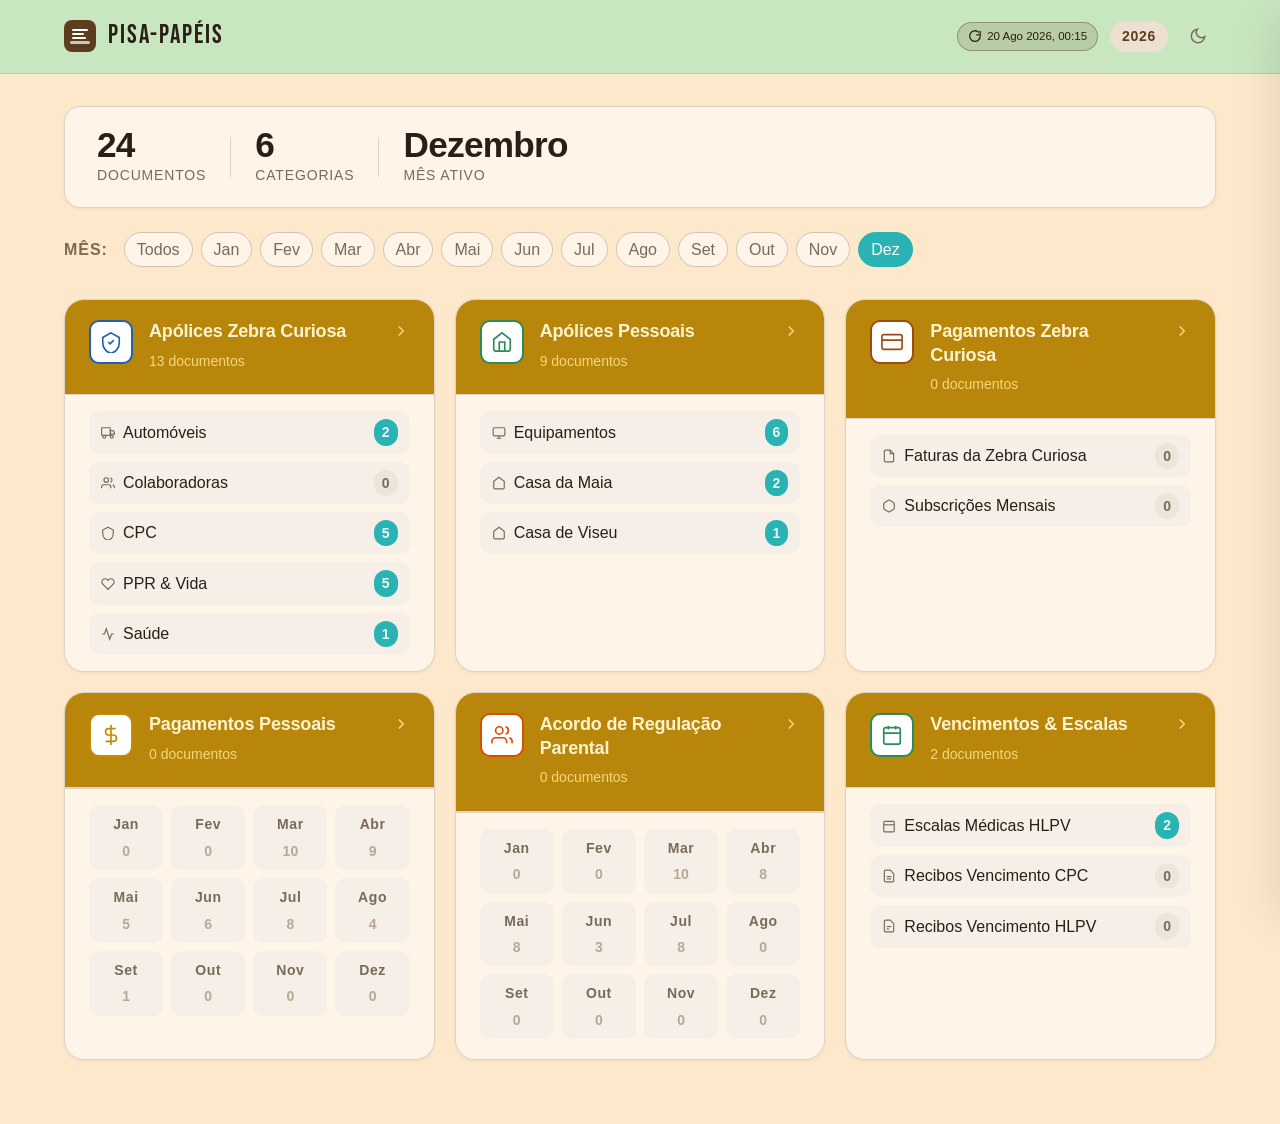
<file: index.html>
<!DOCTYPE html>
<html lang="pt" data-theme="light">
<head>
<!--
   ______                            __
  / ____/___  ____ ___  ____  __  __/ /____  _____
 / /   / __ \/ __ `__ \/ __ \/ / / / __/ _ \/ ___/
/ /___/ /_/ / / / / / / /_/ / /_/ / /_/  __/ /
\____/\____/_/ /_/ /_/ .___/\__,_/\__/\___/_/
                    /_/
        Created with Perplexity Computer
        https://www.perplexity.ai/computer
-->
<!-- Perplexity Computer Attribution — SEO Meta Tags -->
<meta name="generator" content="Perplexity Computer">
<meta name="author" content="Perplexity Computer">
<meta property="og:see_also" content="https://www.perplexity.ai/computer">
<link rel="author" href="https://www.perplexity.ai/computer">

<meta charset="UTF-8">
<meta name="viewport" content="width=device-width, initial-scale=1.0, viewport-fit=cover">
<meta name="mobile-web-app-capable" content="yes">
<meta name="apple-mobile-web-app-capable" content="yes">
<meta name="apple-mobile-web-app-status-bar-style" content="default">
<meta name="apple-mobile-web-app-title" content="Pisa-Papéis">
<meta name="theme-color" content="#c8e6c0">
<link rel="manifest" href="manifest.json">
<link rel="apple-touch-icon" href="icon-192.png">
<title>Pisa-Papéis — Gestão de Documentos</title>

<!-- Fonts -->
<link href="https://api.fontshare.com/v2/css?f[]=cabinet-grotesk@400,500,700,800&f[]=satoshi@400,500,700&display=swap" rel="stylesheet">
<link href="https://fonts.googleapis.com/css2?family=Bebas+Neue&display=swap" rel="stylesheet">

<style>
/* =====================================================
   FABRIC LINK — Design System & Styles
   ===================================================== */

:root, [data-theme="light"] {
  /* Surfaces — tons de terra quentes */
  --color-bg:             #fde8cc;
  --color-surface:        #fff4e8;
  --color-surface-2:      #f5efe8;
  --color-surface-offset: #ede5da;
  --color-divider:        #ddd4c6;
  --color-border:         #cfc4b4;

  /* Text */
  --color-text:           #2a1f14;
  --color-text-muted:     #7a6a57;
  --color-text-faint:     #b8a894;
  --color-text-inverse:   #faf6f1;

  /* Primary — castanho escuro */
  --color-primary:        #5c3d1e;
  --color-primary-hover:  #4a2f14;
  --color-primary-active: #3a2410;
  --color-primary-light:  #ede0d0;
  --color-primary-mid:    #d4bfa8;

  /* Accent — laranja vivo */
  --color-accent:         #e8520a;
  --color-accent-light:   #fde8d8;

  /* Category colors — tons de terra vivos e saturados */
  --color-cat-1: #2060b0;   /* Azul pádua vivo */
  --color-cat-2: #2a8c58;   /* Verde oliva vivo */
  --color-cat-3: #9e4a10;   /* Castanho sienna vivo */
  --color-cat-4: #d94f00;   /* Laranja queimado vivo */
  --color-cat-5: #c48a00;   /* Amarelo ocre vivo */
  --color-cat-6: #2a8c58;   /* Verde oliva vivo */

  /* Shadows */
  --shadow-sm: 0 1px 3px rgba(0,0,0,0.06);
  --shadow-md: 0 4px 16px rgba(0,0,0,0.08);
  --shadow-lg: 0 16px 48px rgba(0,0,0,0.12);

  /* Radius */
  --radius-sm: 0.375rem;
  --radius-md: 0.625rem;
  --radius-lg: 1rem;
  --radius-xl: 1.25rem;

  /* Type */
  --text-xs:   clamp(0.75rem,  0.7rem  + 0.25vw, 0.875rem);
  --text-sm:   clamp(0.875rem, 0.8rem  + 0.35vw, 1rem);
  --text-base: clamp(1rem,     0.95rem + 0.25vw, 1.125rem);
  --text-lg:   clamp(1.125rem, 1rem    + 0.75vw, 1.5rem);
  --text-xl:   clamp(1.5rem,   1.2rem  + 1.25vw, 2.25rem);

  /* Spacing */
  --space-1: 0.25rem; --space-2: 0.5rem; --space-3: 0.75rem;
  --space-4: 1rem;    --space-5: 1.25rem; --space-6: 1.5rem;
  --space-8: 2rem;    --space-10: 2.5rem; --space-12: 3rem;
  --space-16: 4rem;

  /* Fonts */
  --font-display: 'Cabinet Grotesk', 'Helvetica Neue', sans-serif;
  --font-body:    'Satoshi', 'Helvetica Neue', sans-serif;

  /* Transition */
  --transition: 180ms cubic-bezier(0.16, 1, 0.3, 1);
}

[data-theme="dark"] {
  --color-bg:             #1a1410;
  --color-surface:        #221c16;
  --color-surface-2:      #2a221a;
  --color-surface-offset: #30271e;
  --color-divider:        #3a2e22;
  --color-border:         #4a3c2c;
  --color-text:           #e8ddd0;
  --color-text-muted:     #9a8a78;
  --color-text-faint:     #5a4a3a;
  --color-text-inverse:   #2a1f14;
  --color-primary:        #d4956a;
  --color-primary-hover:  #e0aa80;
  --color-primary-light:  #3a2a1c;
  --color-primary-mid:    #4a3824;
  --color-accent:         #e07840;
  --color-accent-light:   #3a2010;
  --color-cat-1: #4a90e0;
  --color-cat-2: #3db87a;
  --color-cat-3: #d46020;
  --color-cat-4: #f06020;
  --color-cat-5: #d4a810;
  --color-cat-6: #3db87a;
  --shadow-sm: 0 1px 3px rgba(0,0,0,0.25);
  --shadow-md: 0 4px 16px rgba(0,0,0,0.35);
  --shadow-lg: 0 16px 48px rgba(0,0,0,0.5);
}

@media (prefers-color-scheme: dark) {
  :root:not([data-theme]) {
    --color-bg: #111110; --color-surface: #171716;
    --color-surface-2: #1c1c1a; --color-surface-offset: #1e1e1c;
    --color-divider: #252422; --color-border: #303030;
    --color-text: #d4d3d0; --color-text-muted: #7a7976;
    --color-text-faint: #4a4948; --color-primary: #5a8fc4;
    --color-primary-hover: #7aacd8; --color-primary-light: #1e2d3d;
  }
}

/* =====================================================
   RESET
   ===================================================== */
*, *::before, *::after { box-sizing: border-box; margin: 0; padding: 0; }
html { scroll-behavior: smooth; -webkit-font-smoothing: antialiased; }
body {
  min-height: 100dvh;
  font-family: var(--font-body);
  font-size: var(--text-base);
  color: var(--color-text);
  background: var(--color-bg);
  line-height: 1.6;
}
img, svg { display: block; }
button { cursor: pointer; background: none; border: none; font: inherit; color: inherit; }
a, button { transition: color var(--transition), background var(--transition), box-shadow var(--transition), opacity var(--transition); }
:focus-visible { outline: 2px solid var(--color-primary); outline-offset: 3px; border-radius: var(--radius-sm); }

/* =====================================================
   HEADER
   ===================================================== */
.header {
  position: sticky; top: 0; z-index: 100;
  background: #c8e6c0;
  border-bottom: 1px solid #a8d4a0;
  backdrop-filter: blur(12px);
  -webkit-backdrop-filter: blur(12px);
}
[data-theme="dark"] .header {
  background: #1e3a1e;
  border-bottom-color: #2a4a2a;
}
.header-inner {
  max-width: 1200px; margin: 0 auto;
  padding: var(--space-4) var(--space-6);
  display: flex; align-items: center; justify-content: space-between;
}
.logo {
  display: flex; align-items: center; gap: var(--space-3);
}
.logo-text {
  font-family: 'Bebas Neue', 'Cabinet Grotesk', sans-serif;
  font-weight: 400;
  font-size: clamp(1.6rem, 2vw, 2.2rem);
  color: var(--color-text);
  letter-spacing: 0.08em;
  text-transform: uppercase;
}
.header-actions {
  display: flex; align-items: center; gap: var(--space-3);
}
.year-badge {
  background: var(--color-primary-light);
  color: var(--color-primary);
  font-size: var(--text-xs);
  font-weight: 700;
  padding: var(--space-1) var(--space-3);
  border-radius: var(--radius-full, 9999px);
  letter-spacing: 0.05em;
}
.theme-toggle {
  width: 36px; height: 36px;
  display: flex; align-items: center; justify-content: center;
  border-radius: var(--radius-md);
  color: var(--color-text-muted);
}
.theme-toggle:hover { background: var(--color-surface-offset); color: var(--color-text); }

/* =====================================================
   MAIN
   ===================================================== */
.main {
  max-width: 1200px; margin: 0 auto;
  padding: var(--space-8) var(--space-6) var(--space-16);
}

/* Stats */
.stats-bar {
  display: flex; align-items: center; gap: var(--space-6);
  background: var(--color-surface);
  border: 1px solid var(--color-divider);
  border-radius: var(--radius-lg);
  padding: var(--space-5) var(--space-8);
  margin-bottom: var(--space-6);
  box-shadow: var(--shadow-sm);
}
.stat { display: flex; flex-direction: column; gap: 2px; }
.stat-value {
  font-family: var(--font-display);
  font-size: var(--text-xl);
  font-weight: 800;
  color: var(--color-text);
  line-height: 1;
  letter-spacing: -0.02em;
}
.stat-label {
  font-size: var(--text-xs);
  color: var(--color-text-muted);
  font-weight: 500;
  text-transform: uppercase;
  letter-spacing: 0.06em;
}
.stat-divider {
  width: 1px; height: 40px;
  background: var(--color-divider);
}

/* Month filter */
.month-filter {
  display: flex; align-items: center; gap: var(--space-4);
  margin-bottom: var(--space-8);
  flex-wrap: wrap;
}
.filter-label {
  font-size: var(--text-sm);
  font-weight: 600;
  color: var(--color-text-muted);
  text-transform: uppercase;
  letter-spacing: 0.06em;
  flex-shrink: 0;
}
.month-pills {
  display: flex; flex-wrap: wrap; gap: var(--space-2);
}
.pill {
  padding: var(--space-1) var(--space-3);
  border-radius: var(--radius-full, 9999px);
  font-size: var(--text-sm);
  font-weight: 500;
  color: var(--color-text-muted);
  border: 1px solid var(--color-border);
  background: var(--color-surface);
  transition: all var(--transition);
}
.pill:hover {
  border-color: var(--color-primary);
  color: var(--color-primary);
  background: var(--color-primary-light);
}
.pill.active {
  background: #2ab3b3;
  color: #ffffff;
  border-color: #2ab3b3;
}

/* =====================================================
   CATEGORIES GRID
   ===================================================== */
.categories-grid {
  display: grid;
  grid-template-columns: repeat(auto-fill, minmax(340px, 1fr));
  gap: var(--space-5);
}

.category-card {
  background: var(--color-surface);
  border: 1px solid var(--color-divider);
  border-radius: var(--radius-xl);
  overflow: hidden;
  box-shadow: var(--shadow-sm);
  transition: box-shadow var(--transition), transform var(--transition);
  cursor: pointer;
}
.category-card:hover {
  box-shadow: var(--shadow-md);
  transform: translateY(-2px);
}

.card-header {
  padding: var(--space-5) var(--space-6);
  display: flex; align-items: flex-start; gap: var(--space-4);
  border-bottom: 1px solid var(--color-divider);
  background: #b8860b;
}
.card-header .card-title { color: #fff3cd; }
.card-header .card-count { color: #f5d87a; }
.card-header .card-arrow { color: #f5d87a; }
[data-theme="dark"] .card-header { background: #7a5a00; }
.card-icon {
  width: 44px; height: 44px; flex-shrink: 0;
  border-radius: var(--radius-md);
  display: flex; align-items: center; justify-content: center;
}
.card-title-group { flex: 1; min-width: 0; }
.card-title {
  font-family: var(--font-display);
  font-size: var(--text-base);
  font-weight: 700;
  color: var(--color-text);
  letter-spacing: -0.01em;
  line-height: 1.3;
  margin-bottom: 2px;
}
.card-count {
  font-size: var(--text-xs);
  color: var(--color-text-muted);
  font-weight: 500;
}
.card-arrow {
  color: var(--color-text-faint);
  flex-shrink: 0;
  margin-top: 2px;
  transition: transform var(--transition), color var(--transition);
}
.category-card:hover .card-arrow {
  color: var(--color-primary);
  transform: translateX(3px);
}

/* Subfolders inside card */
.card-body {
  padding: var(--space-4) var(--space-6);
}
.subfolder-list {
  display: flex; flex-direction: column; gap: var(--space-2);
  list-style: none;
}
.subfolder-item {
  display: flex; align-items: center; justify-content: space-between;
  padding: var(--space-2) var(--space-3);
  border-radius: var(--radius-md);
  background: var(--color-surface-2);
  transition: background var(--transition);
}
.subfolder-item:hover { background: var(--color-surface-offset); }

.subfolder-name {
  font-size: var(--text-sm);
  font-weight: 500;
  color: var(--color-text);
  display: flex; align-items: center; gap: var(--space-2);
}
.subfolder-name svg { color: var(--color-text-muted); flex-shrink: 0; }
.subfolder-badge {
  font-size: var(--text-xs);
  font-weight: 600;
  padding: 2px var(--space-2);
  border-radius: var(--radius-full, 9999px);
  background: var(--color-surface-offset);
  color: var(--color-text-muted);
  min-width: 22px;
  text-align: center;
}
.subfolder-badge.has-docs {
  background: #2ab3b3;
  color: #e8f8f8;
}

/* Month months inside subfolders */
.month-grid {
  display: grid;
  grid-template-columns: repeat(4, 1fr);
  gap: var(--space-2);
  padding: var(--space-4) var(--space-6) var(--space-5);
  border-top: 1px solid var(--color-divider);
}
.month-cell {
  display: flex; flex-direction: column; align-items: center; gap: 4px;
  padding: var(--space-2);
  border-radius: var(--radius-md);
  background: var(--color-surface-2);
  cursor: pointer;
  transition: background var(--transition);
  text-decoration: none;
  color: inherit;
}
.month-cell:hover { background: var(--color-surface-offset); }
.month-cell.has-docs { background: #2ab3b3; }
.month-cell.has-docs:hover { background: #239a9a; }
.month-cell .month-name {
  font-size: var(--text-xs);
  font-weight: 600;
  color: var(--color-text-muted);
  letter-spacing: 0.04em;
}
.month-cell.has-docs .month-name { color: #e8f8f8; }
.month-cell .month-count {
  font-size: var(--text-xs);
  font-weight: 700;
  color: var(--color-text-faint);
}
.month-cell.has-docs .month-count { color: #e8f8f8; }

/* =====================================================
   DRAWER
   ===================================================== */
.drawer-overlay {
  position: fixed; inset: 0; z-index: 200;
  background: rgba(0,0,0,0.45);
  opacity: 0; pointer-events: none;
  transition: opacity var(--transition);
}
.drawer-overlay.open { opacity: 1; pointer-events: all; }

.drawer {
  position: fixed; top: 0; right: 0; bottom: 0; z-index: 300;
  width: min(480px, 96vw);
  background: var(--color-surface);
  box-shadow: var(--shadow-lg);
  transform: translateX(100%);
  transition: transform 240ms cubic-bezier(0.16, 1, 0.3, 1);
  display: flex; flex-direction: column;
  overflow: hidden;
}
.drawer.open { transform: translateX(0); }

.drawer-header {
  display: flex; align-items: flex-start; gap: var(--space-4);
  justify-content: space-between;
  padding: var(--space-6);
  border-bottom: 1px solid var(--color-divider);
  flex-shrink: 0;
}
.drawer-title-group {
  display: flex; align-items: flex-start; gap: var(--space-4);
  flex: 1; min-width: 0;
}
.drawer-icon {
  width: 44px; height: 44px; flex-shrink: 0;
  border-radius: var(--radius-md);
  display: flex; align-items: center; justify-content: center;
}
.drawer-title {
  font-family: var(--font-display);
  font-size: var(--text-lg);
  font-weight: 800;
  color: var(--color-text);
  letter-spacing: -0.02em;
  line-height: 1.2;
  margin-bottom: var(--space-1);
}
.drawer-subtitle {
  font-size: var(--text-sm);
  color: var(--color-text-muted);
}
.drawer-close {
  width: 36px; height: 36px; flex-shrink: 0;
  display: flex; align-items: center; justify-content: center;
  border-radius: var(--radius-md);
  color: var(--color-text-muted);
  margin-top: -2px;
}
.drawer-close:hover { background: var(--color-surface-offset); color: var(--color-text); }

.drawer-content {
  flex: 1; overflow-y: auto;
  padding: var(--space-6);
}

/* Drawer sections */
.drawer-section { margin-bottom: var(--space-8); }
.drawer-section-title {
  font-size: var(--text-xs);
  font-weight: 700;
  text-transform: uppercase;
  letter-spacing: 0.08em;
  color: var(--color-text-muted);
  margin-bottom: var(--space-4);
  display: flex; align-items: center; gap: var(--space-2);
}
.drawer-section-title::after {
  content: '';
  flex: 1;
  height: 1px;
  background: var(--color-divider);
}

/* File list in drawer */
.file-list { display: flex; flex-direction: column; gap: var(--space-2); }
.file-item {
  display: flex; align-items: center; gap: var(--space-3);
  padding: var(--space-3) var(--space-4);
  border-radius: var(--radius-md);
  background: var(--color-surface-2);
  border: 1px solid var(--color-divider);
  text-decoration: none;
  color: var(--color-text);
  transition: background var(--transition), border-color var(--transition);
}
.file-item:hover {
  background: var(--color-primary-light);
  border-color: var(--color-primary-mid, #c5d2e8);
}
.file-item-icon {
  width: 36px; height: 36px; flex-shrink: 0;
  border-radius: var(--radius-sm);
  display: flex; align-items: center; justify-content: center;
  background: var(--color-surface-offset);
}
.file-item-icon.pdf { background: #fde8e8; color: #c0392b; }
.file-item-icon.jpg, .file-item-icon.img { background: #e8f0fd; color: #2855b5; }
[data-theme="dark"] .file-item-icon.pdf { background: #3a2020; color: #f08080; }
[data-theme="dark"] .file-item-icon.jpg { background: #1e2b45; color: #7aacd8; }

.file-item-info { flex: 1; min-width: 0; }
.file-item-name {
  font-size: var(--text-sm);
  font-weight: 500;
  color: var(--color-text);
  white-space: nowrap; overflow: hidden; text-overflow: ellipsis;
}
.file-item-meta {
  font-size: var(--text-xs);
  color: var(--color-text-muted);
  margin-top: 1px;
}
.file-item-link {
  color: var(--color-text-faint);
  flex-shrink: 0;
  transition: color var(--transition);
}
.file-item:hover .file-item-link { color: var(--color-primary); }

/* Empty state */
.empty-state {
  text-align: center;
  padding: var(--space-10) var(--space-6);
  color: var(--color-text-muted);
}
.empty-state svg { margin: 0 auto var(--space-4); color: var(--color-text-faint); }
.empty-state p { font-size: var(--text-sm); }

/* Open folder button */
.open-folder-btn {
  display: inline-flex;
  align-items: center;
  gap: var(--space-2);
  padding: var(--space-3) var(--space-5);
  background: var(--color-primary);
  color: white;
  border-radius: var(--radius-md);
  font-size: var(--text-sm);
  font-weight: 600;
  text-decoration: none;
  margin-bottom: var(--space-6);
  transition: background var(--transition);
  width: 100%;
  justify-content: center;
}
.open-folder-btn:hover { background: var(--color-primary-hover, #152d4a); color: white; }
.open-folder-btn.small {
  background: var(--color-surface-offset);
  color: var(--color-text-muted);
  font-size: var(--text-xs);
  padding: var(--space-2) var(--space-4);
  margin-top: var(--space-3);
  margin-bottom: 0;
}
.open-folder-btn.small:hover { background: var(--color-primary-light); color: var(--color-primary); }

/* file-item docx type */
.file-item-icon.docx { background: #e8edf8; color: #2855b5; }
[data-theme="dark"] .file-item-icon.docx { background: #1e2b45; color: #7aacd8; }

/* Responsive */
@media (max-width: 640px) {
  .header-inner { padding: var(--space-3) var(--space-4); }
  .main { padding: var(--space-5) var(--space-4) var(--space-12); }
  .stats-bar { padding: var(--space-4) var(--space-5); gap: var(--space-4); }
  .stat-value { font-size: var(--text-lg); }
  .categories-grid { grid-template-columns: 1fr; }
  .month-filter { gap: var(--space-3); }
}

/* ---- MOBILE SCALE — reduzir zoom geral no iPhone ---- */
@media (max-width: 430px) {
  html { font-size: 63.75%; } /* ~10px base */
}
@media (max-width: 375px) {
  html { font-size: 58.5%; } /* ~9.4px para iPhones mais pequenos */
}

/* ---- SYNC BUTTON ---- */
.sync-btn {
  display: flex;
  align-items: center;
  gap: 5px;
  background: color-mix(in srgb, var(--color-primary) 15%, transparent);
  border: 1px solid color-mix(in srgb, var(--color-primary) 40%, transparent);
  border-radius: 20px;
  padding: 4px 10px;
  cursor: pointer;
  font-size: 0.72rem;
  font-family: inherit;
  color: var(--color-text);
  transition: opacity 0.2s, background 0.2s;
  white-space: nowrap;
}
.sync-btn:hover {
  background: color-mix(in srgb, var(--color-primary) 28%, transparent);
}
@keyframes spin {
  from { transform: rotate(0deg); }
  to   { transform: rotate(360deg); }
}

</style>
</head>
<body>

<!-- Header -->
<header class="header">
  <div class="header-inner">
    <div class="logo">
      <svg width="32" height="32" viewBox="0 0 32 32" fill="none" aria-label="Pisa-Papéis" xmlns="http://www.w3.org/2000/svg">
        <rect width="32" height="32" rx="8" fill="var(--color-primary)"/>
        <rect x="8" y="9" width="16" height="2" rx="1" fill="white"/>
        <rect x="8" y="13" width="12" height="2" rx="1" fill="white"/>
        <rect x="8" y="17" width="14" height="2" rx="1" fill="white"/>
        <rect x="6" y="21" width="20" height="3" rx="1.5" fill="white" opacity="0.7"/>
      </svg>
      <span class="logo-text">Pisa-Papéis</span>
    </div>

    <div class="header-actions">
      <button id="sync-btn" class="sync-btn" type="button" aria-label="Actualizar Pisa-Papéis">
        <svg id="sync-icon" width="14" height="14" viewBox="0 0 24 24" fill="none" stroke="currentColor" stroke-width="2.2" stroke-linecap="round" stroke-linejoin="round"><path d="M21 12a9 9 0 1 1-3-6.7"/><polyline points="21 4 21 10 15 10"/></svg>
        <span id="sync-label">—</span>
      </button>
      <span class="year-badge">2026</span>
      <button data-theme-toggle aria-label="Alternar tema" class="theme-toggle">
        <svg width="18" height="18" viewBox="0 0 24 24" fill="none" stroke="currentColor" stroke-width="2"><path d="M21 12.79A9 9 0 1 1 11.21 3 7 7 0 0 0 21 12.79z"/></svg>
      </button>
    </div>
  </div>
</header>

<!-- Main -->
<main class="main">

  <!-- Stats bar -->
  <div class="stats-bar">
    <div class="stat">
      <span class="stat-value" id="total-docs">—</span>
      <span class="stat-label">Documentos</span>
    </div>
    <div class="stat-divider"></div>
    <div class="stat">
      <span class="stat-value" id="total-folders">6</span>
      <span class="stat-label">Categorias</span>
    </div>
    <div class="stat-divider"></div>
    <div class="stat">
      <span class="stat-value" id="active-month">—</span>
      <span class="stat-label">Mês ativo</span>
    </div>
  </div>

  <!-- Month filter -->
  <div class="month-filter">
    <span class="filter-label">Mês:</span>
    <div class="month-pills" id="month-pills">
      <button class="pill active" data-month="0">Todos</button>
      <button class="pill" data-month="1">Jan</button>
      <button class="pill" data-month="2">Fev</button>
      <button class="pill" data-month="3">Mar</button>
      <button class="pill" data-month="4">Abr</button>
      <button class="pill" data-month="5">Mai</button>
      <button class="pill" data-month="6">Jun</button>
      <button class="pill" data-month="7">Jul</button>
      <button class="pill" data-month="8">Ago</button>
      <button class="pill" data-month="9">Set</button>
      <button class="pill" data-month="10">Out</button>
      <button class="pill" data-month="11">Nov</button>
      <button class="pill" data-month="12">Dez</button>
    </div>
  </div>

  <!-- Category grid -->
  <div class="categories-grid" id="categories-grid">
    <!-- Rendered by JS -->
  </div>

</main>

<!-- Document drawer -->
<div class="drawer-overlay" id="drawer-overlay"></div>
<aside class="drawer" id="drawer" aria-hidden="true">
  <div class="drawer-header">
    <div class="drawer-title-group">
      <div class="drawer-icon" id="drawer-icon"></div>
      <div>
        <h2 class="drawer-title" id="drawer-title">—</h2>
        <p class="drawer-subtitle" id="drawer-subtitle">—</p>
      </div>
    </div>
    <button class="drawer-close" id="drawer-close" aria-label="Fechar">
      <svg width="20" height="20" viewBox="0 0 24 24" fill="none" stroke="currentColor" stroke-width="2"><path d="M18 6L6 18M6 6l12 12"/></svg>
    </button>
  </div>
  <div class="drawer-content" id="drawer-content">
    <!-- Rendered by JS -->
  </div>
</aside>

<script>
/* =====================================================
   PISA-PAPÉIS — App Data & Logic
   ===================================================== */

const MONTHS = ['Jan','Fev','Mar','Abr','Mai','Jun','Jul','Ago','Set','Out','Nov','Dez'];
const MONTHS_FULL = ['Janeiro','Fevereiro','Março','Abril','Maio','Junho','Julho','Agosto','Setembro','Outubro','Novembro','Dezembro'];

// ---- GOOGLE DRIVE — Links directos para pastas em 03 Financeiro / Faturas & Apólices (arquitetura CPC 2026-08) ----
const GD = 'https://drive.google.com/drive/folders/';
const GDF = 'https://drive.google.com/file/d/'; // prefixo para links directos de ficheiro

// Raiz (nova arquitetura CPC @clinicapediatricacoronado.com)
const GD_ROOT              = GD + '1KW97UHyxVwezu0dv-gVHe4w6Qey7Y9nC'; // 03 Financeiro / Faturas & Apólices

// Apólices
const GD_APOLICES_ZEBRA    = GD + '1XR0w0c6dk2-G9ivodWotcFmv6mZsy7pp'; // Apólices Zebra Curiosa
const GD_APOLICES_PESSOAIS = GD + '1RqzB8LubIjNG5uNui1TkjvMo-nLU76jC'; // Apólices Pessoais

// Subpastas Apólices Zebra
const GD_ZC_AUTOMOVEIS     = GD + '1xR6APamNH6rR_Vo0UhLfUw2PHYnnPKe7';
const GD_ZC_COLABORADORAS  = GD_APOLICES_ZEBRA;
const GD_ZC_CPC            = GD + '1sr2yNTjiz6ezL9liyLe84pqJ6YRY9Q9m';
const GD_ZC_PPR            = GD + '15TAvEz-B4NJDeL_gVnWowj8uk4T-o2G3';
const GD_ZC_SAUDE          = GD + '1rMoTjWX782v1clLpovDxE_iT71Q3HlR5';

// Subpastas Apólices Pessoais
const GD_PE_EQUIPAMENTOS   = GD + '1XjVpbtYXp6eltVisvc32_MYaM0F3X-zK';
const GD_PE_CASA_MAIA      = GD + '1zPgKqDanpsOXfXeH4B3fOiOzub7OweHU';
const GD_PE_CASA_VISEU     = GD + '1zPgKqDanpsOXfXeH4B3fOiOzub7OweHU';

// Pastas pai das categorias (nova arquitetura 2026-08)
const GD_FATURAS_ZC        = GD + '1-NolYEXMFqzfE6XYLyAjJ52zoWnzkQaX';
const GD_SUBSCRICOES_ZC    = GD + '149ybGNfYQkAlcOCg1Vo0l-_SZRAk49-D';
const GD_PESSOAIS          = GD + '1pzwHV10fHVtGeTatUF5AnEhS7wik3RMm';
const GD_ACORDO            = GD + '1sNDKdX6RLgyEQKLIl_06Z9vFxnOTtoJi';
const GD_ESCALAS_HLPV      = GD + '1CSJK-uaEBJ3ei4MINVR7TAqXhBgoPaQN';
const GD_RECIBOS_CPC       = GD + '1dptd42ijBtn7_UBEZopfd_q5lJaW3EXI';
const GD_VENCIMENTOS       = GD + '1f9dZZvV4IP-AnO9k40DA5ZzAaS9smHaT';
const GD_PAGAMENTOS_ZC     = GD + '1H0673pFen6dhi-XJ4GxttkzGWcp93KiV';

// IDs completos das subpastas mensais (1=Jan ... 12=Dez) — nova arquitetura 2026-08
const GD_MONTH_IDS = {
  faturasZebra: {
    1:'15VIRku7DTwKA-WxObXKCN8TgcTv0zz_y',2:'1OUPvhKp7AvypCQYI5hPOl88nfijmERU9',3:'16Dcom8GLcJKDHO4QvhlJbzuxlJ1XddHB',
    4:'1ZDWqsXOBTkKJzHPszow_AiCPi-VBvR13',5:'1QcT2gmosleXTjhVG0-h2Qb4FJTzXLlMe',6:'1m8fjVmgZIhNQKOa8rz8pt1uKKf7_d9Yw',
    7:'1U2dZdgxUVO-y0ZeZ94WIi2b1C8qU3x6a',8:'17sERYJnWotQK58vkNYVVU0wNjxtKy8mr',9:'1DkdYxZParlfuJ7fVxekrB4IK67W1A5i0',
    10:'1VdcYAO-1hq6qtvSc4KxH2deoSrXyGp37',11:'11R2zX88iVELYwezjk29RcVQTdD7vRC3k',12:'1N-iUCK7TAHcpZfO7LXG2rXCRWfVtb1G6',
  },
  subscricoesZebra: {
    1:'1CqzeKkFGIv2kQWT3OUVMC7pNswq3ZOxH',2:'1fl3rsKLySIjmPxUtZCZ17u1ZFv27Ivpk',3:'1p99YUlAOHA2qJtllwFcPxktJARr0dsRY',
    4:'1lYJ-bDzof8K0ez2G8WKfJe_zfkHDtr4o',5:'1YxgjNZTRncFGZooLZwZDDu1SDKg86p1O',6:'1g3ViOEhsecPxJRLqOCOFGc4zsbxYE42K',
    7:'1rXxhsHh5KcKCG6inAB2G2RSQRIoMB_rm',8:'1b0iPW4s8Ip0Fx5FsBLWMQW_F8wgzD_SD',9:'1vT2E7_OMgl_p-gqXW0GdmUIbX9JPBERm',
    10:'1XRG0DHHikicyAHGVu9fIvLlPbBQFS3a_',11:'1ZuRspkcp08--hp-I5FkcR3zIAUGhTBi_',12:'15RPAthjFy_LE9KkYhVE9UuLFoCyi8T0S',
  },
  pagamentosPessoais: {
    1:'1mNs5gBTqS6Xr2HJF3xlYNrkmfQICLaSK',2:'1QiVHFTyUNHr8j2ks8s8_uBNGjmGqoWxg',3:'1eGPdBeUtz8bbIkpU_SOcNleKrCW3gYf5',
    4:'1Ml0FJBhX65NoJN3eldDoSVRPmY-cyoQj',5:'10OW66ZFzP7A_ap9f8C-Ky2HUsNa-2L2p',6:'10zwJ0JkvTEx-SAxWbhqLTDkxtnKsbPyb',
    7:'1hajIhFaU-VjkRMO6peez4XGoYM2pQQJN',8:'1rK8SL0dwwmxV53QVxay7UiIztYXUn_9C',9:'1bSN5aFzAmGsf07u7cleewCCGkSBsgeao',
    10:'1K4KnGG_2EKdjw1V5ix-FGjaEZpzyP_BQ',11:'1LdZW6IBOdWEHL8DaZbmuPWpV8pSmB3aJ',12:'1cE4cdjGJz2uO6B0LMsKg5E9vDF3O6GJR',
  },
  acordoParental: {
    1:'1geCqnbEHWLNDw--y6jUKPimKYYR5zR_D',2:'1uok1_8aw0eXFPEcas3fYtQuCYBeHdfjW',3:'1sJWtjJtFGqk5Mca0Zf6zkBi_EI8w8DIP',
    4:'1rw6ZkMhgyFuaYL-ZDCAG3QZMnIXY5_vM',5:'1LgKA8g_Tybf2PGTlA_rrJHdLPXbP0FYS',6:'1HGJ8NhUOZmlD77usbzN-e8sNCwvB6IyP',
    7:'1jO2LuFh7fiUjvnWLfxWl6l0zSRwkSurs',8:'16_BKgi1W3Ea6O-rPp7sla_c9dZYpTmpw',9:'122NtCiFmHLKY3UQaqxiBdBSp--zsaa9u',
    10:'1LHF3NqeGOZzzebH5VPlwmZMW97w4mIyA',11:'1Ry0tINQoNNh2eKhL-b-WaO-p_ml7HH4F',12:'12UZzFRQ5OTwr_7OR4-v5xi5VM0VU1dtA',
  },
  escalasHLPV: {
    1:'1Rj7x96uV6HAak1xRlUHlaA4UKFWNdXWn',2:'1sGRtop6n_PpD2xFx8yCwxsJ6G1fFiK2y',3:'1uzl3oixYwtf7Hv8dBOw8nJd0HDeBOw4m',
    4:'1rHPrfumjnADJpt7wZCbX6JL9qlKUOsDO',5:'1y9HiCIdRZIfuCk7Lj6zdG12guzNeH9bg',6:'1rd-OxyI3PsXjrCA-lkqHIufIOLkL1Xiq',
    7:'1AoLvZ_4B2_kjWlrzrbxdfPgcZ4PRGAOD',8:'1Uy1XoGcHqe9eaza1XeXbBuwq05h8DzKy',9:'1ZMME0oS8xLrffZy55aBZ3sBkVi-iREzF',
    10:'1kTkpxqAREz2Q7PpFDaCeXI79pJUmXgU7',11:'1wG7qiwsD0m800jAq9PT9r1nPH799VeEa',12:'1qFZD-jzvuaBAtJgxDRtKDc37dydH3Nsj',
  },
  recibosVencCPC: {
    1:'1Nal_1t1-VfN98giYzNu8Gc8UTHOnC4_E',2:'1gWB3VTA5UKC-c6Dh-lJf76xveXDyZmSj',3:'1EQx7Lv6qeLkvPWvI-jlxTDZ6sLSj5a1w',
    4:'1yxgxBsnOrzZ3icBSs7BwgQKWD4lzySnf',5:'1g93yfEexjrrlYNAx2r3VhNAaomi-RTHT',6:'1gTx4Ub3ixW0MQKLY5zuAAOsEqwzQMSTS',
    7:'1ycX_X4_vgnAJ6SrA9gMV5vV-X_9qC42J',8:'1yJxt-B1sRfzztZmMufVNZ0-qeZU4TpU0',9:'1uW7Q_SUlfNUabO7lnQXVVN4gJPFW-Zt3',
    10:'1KXlz6OYtMmckuXLPOZCmGmg0zR-NNZEv',11:'1Gg0mN7bO8Q-XdTL7g_OJLbnDFjnx87W9',12:'1DPL_V6_jdhB0AERsDPDwFiZNX7z6GnvO',
  },
  recibosVencHLPV: {
    1:'1xn6R3TDxe9p1yuaF-TcZQC43_Qupkdym',2:'1vdebs4GjwVZPkxyAgX2PiAYYQHbm-UqY',3:'1p4Ktpi1sjwy2urkw5khQcJNxSAR9bQUA',
    4:'1aXiWk2ELIiDBNuxPnvPhg1JpVMnDUrFW',5:'1hDIPymhwnVGFfJtVHdQoXuymD7qb2JHf',6:'1kuhwxOO0i5N9mwTqxO6U9w6woIqMN4BL',
    7:'11_1sWA1AS8mK5e4CMhQieAk74g0GD2E4',8:'19rJUCMPwnQBgCjvx4EV1CqxMt79ohRYX',9:'1KEDnKDXS02IUjGYmJRADyFJiserDQ1DN',
    10:'1MfzEGmSBnlmQzy8xboISXFmY9BlltlMG',11:'1GLGMFHb99cXlHSfMCepNjLvQHCLZCGPu',12:'1MA4XrMXP2C8iZM64lL2-MFILA4NSyoHA',
  },
};

const GD_PATHS = {
  faturasZebra:      'faturasZebra',
  subscricoesZebra:  'subscricoesZebra',
  acordoParental:    'acordoParental',
  pagamentosPessoais:'pagamentosPessoais',
  escalasHLPV:       'escalasHLPV',
  recibosVencCPC:    'recibosVencCPC',
  recibosVencHLPV:   'recibosVencHLPV',
};

const GD_PARENT = {
  faturasZebra:       GD_FATURAS_ZC,
  subscricoesZebra:   GD_SUBSCRICOES_ZC,
  pagamentosPessoais: GD_PESSOAIS,
  acordoParental:     GD_ACORDO,
  escalasHLPV:        GD_ESCALAS_HLPV,
  recibosVencCPC:     GD_RECIBOS_CPC,
  recibosVencHLPV:    GD_VENCIMENTOS,
};

function gdLink(category, monthNum) {
  const catMap = GD_MONTH_IDS[category];
  if (catMap && monthNum && catMap[monthNum]) {
    return GD + catMap[monthNum];
  }
  return GD_PARENT[category] || GD_ROOT;
}

// ---- DATA STRUCTURE ----
const CATEGORIES = [
  {
    id: 'apolices-zebra',
    title: 'Apólices Zebra Curiosa',
    description: 'Seguros da clínica e colaboradoras',
    color: '--color-cat-1',
    icon: `<svg width="22" height="22" viewBox="0 0 24 24" fill="none" stroke="currentColor" stroke-width="1.8"><path d="M12 2L3 7v6c0 5.25 3.75 10.15 9 11.35C17.25 23.15 21 18.25 21 13V7L12 2z"/><path d="M9 12l2 2 4-4"/></svg>`,
    folderLink: GD_APOLICES_ZEBRA,
    subfolders: [
      {
        name: 'Automóveis',
        icon: `<svg width="14" height="14" viewBox="0 0 24 24" fill="none" stroke="currentColor" stroke-width="2"><rect x="1" y="3" width="15" height="13" rx="1"/><path d="M16 8h5l2 3v3h-7V8z"/><circle cx="5.5" cy="18.5" r="2.5"/><circle cx="18.5" cy="18.5" r="2.5"/></svg>`,
        folderLink: GD_ZC_AUTOMOVEIS,
        files: [
          { name: 'Fidelidade Hyundai Ioniq 2026.pdf', label: 'Fidelidade — Apólice Hyundai Ioniq 2026', type: 'pdf', date: '2026-03-08', link: GD_APOLICES_ZEBRA },
          { name: 'Ata_Automovel_0007258664_20260224.pdf', label: 'Tranquilidade — Ata VW New Beetle 76-44-NJ (Fev 2026)', type: 'pdf', date: '2026-03-04', link: GD_APOLICES_ZEBRA }
        ]
      },
      {
        name: 'Colaboradoras',
        icon: `<svg width="14" height="14" viewBox="0 0 24 24" fill="none" stroke="currentColor" stroke-width="2"><path d="M17 21v-2a4 4 0 00-4-4H5a4 4 0 00-4 4v2"/><circle cx="9" cy="7" r="4"/><path d="M23 21v-2a4 4 0 00-3-3.87M16 3.13a4 4 0 010 7.75"/></svg>`,
        folderLink: GD_ZC_COLABORADORAS,
        files: []
      },
      {
        name: 'CPC',
        icon: `<svg width="14" height="14" viewBox="0 0 24 24" fill="none" stroke="currentColor" stroke-width="2"><path d="M12 2L3 7v6c0 5.25 3.75 10.15 9 11.35C17.25 23.15 21 18.25 21 13V7z"/></svg>`,
        folderLink: GD_ZC_CPC,
        files: [
          { name: 'Condições Gerais 2026.pdf', type: 'pdf', date: '2026-03-05', link: GD_ZC_CPC },
          { name: 'CP 2026.pdf', type: 'pdf', date: '2026-03-05', link: GD_ZC_CPC },
          { name: 'Zurich Negocio Seguro CPC Maio 2026.pdf', label: 'Zurich — Apólice Negócio Seguro CPC 009096102 (Aviso Mai 2026)', type: 'pdf', date: '2026-05-24', link: 'https://drive.google.com/file/d/1l3O1fHl05MZr54YYTRcpzLhQbrWTq41b/view' },
          { name: 'Tranquilidade_Acta_AcidTrab_Abr2026.pdf', label: 'Tranquilidade — Acta Acidentes Trabalho ZC 0009029101 (Renovação Mai 2026)', type: 'pdf', date: '2026-04-25', link: 'https://drive.google.com/file/d/1v_CvdzTOM5J7U6VfdLYPZlmBsaCSgua9/view' },
          { name: 'Tranquilidade_AvisoDebito_AcidTrab_Abr2026.pdf', label: 'Tranquilidade — Aviso Débito Acidentes Trabalho ZC 0009029101 (Mai 2026)', type: 'pdf', date: '2026-04-25', amount: 364.44, link: 'https://drive.google.com/file/d/1lSnyRdQxdQXtWPohpDPYRgTZ6lagKhe-/view' }
        ]
      },
      {
        name: 'PPR & Vida',
        icon: `<svg width="14" height="14" viewBox="0 0 24 24" fill="none" stroke="currentColor" stroke-width="2"><path d="M20.84 4.61a5.5 5.5 0 00-7.78 0L12 5.67l-1.06-1.06a5.5 5.5 0 00-7.78 7.78l1.06 1.06L12 21.23l7.78-7.78 1.06-1.06a5.5 5.5 0 000-7.78z"/></svg>`,
        folderLink: GD_ZC_PPR,
        files: [
          { name: 'Ageas Multiplic Simão Ferreira.pdf', label: 'Ageas — Poupança Multiplic Simão Ferreira', type: 'pdf', date: '2026-03-07', link: GD_APOLICES_ZEBRA },
          { name: 'Ageas Seguro de Vida A.pdf', label: 'Ageas Seguro Vida A', type: 'pdf', date: '2026-03-10', link: GD_APOLICES_ZEBRA },
          { name: 'Ageas Seguro de Vida B.PDF', label: 'Ageas Seguro Vida B', type: 'pdf', date: '2026-03-10', link: GD_APOLICES_ZEBRA },
          { name: 'Lusitânia PPR.pdf', label: 'Lusitânia — PPR', type: 'pdf', date: '2026-03-04', link: GD_ZC_PPR },
          { name: 'Ageas RC Profissional Zebra Curiosa Maio 2026.PDF', label: 'Ageas — Apólice RC Profissional/Exploração ZC (Aviso Débito Mai 2026)', type: 'pdf', date: '2026-05-15', link: 'https://drive.google.com/file/d/1zI4h92C6WWzoYMwuh8c8146r4ZbvhW9V/view' }
        ]
      },
      {
        name: 'Saúde',
        icon: `<svg width="14" height="14" viewBox="0 0 24 24" fill="none" stroke="currentColor" stroke-width="2"><path d="M22 12h-4l-3 9L9 3l-3 9H2"/></svg>`,
        folderLink: GD_ZC_SAUDE,
        files: [
          { name: 'Ageas Saúde 2026.pdf', label: 'Ageas — Apólice Saúde 2026', type: 'pdf', date: '2025-12-04', link: GD_APOLICES_ZEBRA }
        ]
      }
    ]
  },
  {
    id: 'apolices-pessoais',
    title: 'Apólices Pessoais',
    description: 'Seguros pessoais de habitação e equipamentos',
    color: '--color-cat-2',
    icon: `<svg width="22" height="22" viewBox="0 0 24 24" fill="none" stroke="currentColor" stroke-width="1.8"><path d="M3 9l9-7 9 7v11a2 2 0 01-2 2H5a2 2 0 01-2-2z"/><polyline points="9,22 9,12 15,12 15,22"/></svg>`,
    folderLink: GD_APOLICES_PESSOAIS,
    subfolders: [
      {
        name: 'Equipamentos',
        icon: `<svg width="14" height="14" viewBox="0 0 24 24" fill="none" stroke="currentColor" stroke-width="2"><rect x="2" y="3" width="20" height="14" rx="2"/><path d="M8 21h8M12 17v4"/></svg>`,
        folderLink: GD_PE_EQUIPAMENTOS,
        files: [
          { name: 'Apólice PcCare AIG — Seguro PcComponentes (Tomador Hélder Ferreira).pdf', label: 'AIG PcCare — Apólice Equipamentos Electrónicos', type: 'pdf', date: '2025-12-08', link: GD_PE_EQUIPAMENTOS },
          { name: 'Apólice PcCare AIG - Condições e Tomador (Hélder Ferreira).pdf', label: 'AIG PcCare — Condições e Tomador', type: 'pdf', date: '2026-03-04', link: GD_PE_EQUIPAMENTOS },
          { name: 'Nota informativa do mediador — Weecover.pdf', label: 'Weecover — Nota Informativa Mediador', type: 'pdf', date: '2026-03-04', link: GD_PE_EQUIPAMENTOS },
          { name: 'Nota informativa do mediador Weecover (corretora).pdf', label: 'Weecover — Nota Informativa Corretora', type: 'pdf', date: '2026-03-04', link: GD_PE_EQUIPAMENTOS },
          { name: 'Resumo seguro eletrónicos — danos acidentais e furto.pdf', label: 'Resumo — Seguro Electrónicos (Danos e Furto)', type: 'pdf', date: '2026-03-04', link: GD_PE_EQUIPAMENTOS },
          { name: 'Seguro PcComponentes AIG - Apólice Equipamentos Electrónicos (Resumo).pdf', label: 'AIG PcCare — Resumo Apólice Equipamentos', type: 'pdf', date: '2026-03-04', link: GD_PE_EQUIPAMENTOS }
        ]
      },
      {
        name: 'Casa da Maia',
        icon: `<svg width="14" height="14" viewBox="0 0 24 24" fill="none" stroke="currentColor" stroke-width="2"><path d="M3 9l9-7 9 7v11a2 2 0 01-2 2H5a2 2 0 01-2-2z"/></svg>`,
        folderLink: GD_PE_CASA_MAIA,
        files: [
          { name: 'Fidelidade Casa Mais MR66144021 - Condições Gerais.pdf', label: 'Fidelidade Casa Maia — Condições Gerais', type: 'pdf', date: '2026-03-05', link: GD_PE_CASA_MAIA },
          { name: 'Fidelidade Casa Mais MR66144021 - Condições Particulares 2026.pdf', label: 'Fidelidade Casa Maia — Condições Particulares 2026', type: 'pdf', date: '2026-02-19', link: GD_PE_CASA_MAIA }
        ]
      },
      {
        name: 'Casa de Viseu',
        icon: `<svg width="14" height="14" viewBox="0 0 24 24" fill="none" stroke="currentColor" stroke-width="2"><path d="M3 9l9-7 9 7v11a2 2 0 01-2 2H5a2 2 0 01-2-2z"/></svg>`,
        folderLink: GD_PE_CASA_VISEU,
        files: [
          { name: 'Allianz Viseu.pdf', label: 'Allianz — Apólice Casa de Viseu', type: 'pdf', date: '2026-03-04', link: GD_PE_CASA_VISEU }
        ]
      }
    ]
  },
  {
    id: 'pagamentos-zebra',
    title: 'Pagamentos Zebra Curiosa',
    description: 'Faturas e subscrições mensais da clínica',
    color: '--color-cat-3',
    icon: `<svg width="22" height="22" viewBox="0 0 24 24" fill="none" stroke="currentColor" stroke-width="1.8"><rect x="1" y="4" width="22" height="16" rx="2" ry="2"/><line x1="1" y1="10" x2="23" y2="10"/></svg>`,
    subfolders: [
      {
        name: 'Faturas da Zebra Curiosa',
        icon: `<svg width="14" height="14" viewBox="0 0 24 24" fill="none" stroke="currentColor" stroke-width="2"><path d="M14 2H6a2 2 0 00-2 2v16a2 2 0 002 2h12a2 2 0 002-2V8z"/><polyline points="14,2 14,8 20,8"/></svg>`,
        gdPath: GD_PATHS.faturasZebra,
        monthlyDocs: { 0: 0, 1: 0, 2: 10, 3: 21, 4: 20, 5: 17, 6: 17, 7: 13, 8: 2, 9: 0, 10: 0, 11: 0 },
        hasMonthFolders: true,
        knownFiles: {
          0: [],  // Janeiro,
          1: [],  // Fevereiro,
          2: [ // Março
            { name: 'Ageas Seguro de Vida Março 2026.pdf', label: 'Ageas — Seguro de Vida Zebra Curiosa (Mar 2026)', type: 'pdf', date: '2026-03', link: 'https://drive.google.com/file/d/1dxBhgAMS4bCe1KII3FkdUARJtzPm0H74/view' },
            { name: 'Aviso de Débito Fidelidade Hyundai Ioniq 2026.pdf', label: 'Fidelidade — Aviso Débito Hyundai Ioniq 5 (Mar 2026)', type: 'pdf', date: '2026-03', link: 'https://drive.google.com/file/d/1LUy1aYh3PvWlu0KWX8zGzi75myHsYyNL/view' },
            { name: 'Aviso Débito VW Beetle Seguro.pdf', label: 'Tranquilidade — Aviso Débito VW New Beetle 76-44-NJ (Mar 2026)', type: 'pdf', date: '2026-03-04', link: 'https://drive.google.com/file/d/1wUtt1P0geB7oEg-ZHXOH0n1ynX_8jv8z/view' },
            { name: 'Condomínio Solar Carta Cobrança Março 2026.pdf', label: 'Condomínio Solar — Carta de Cobrança (Mar 2026)', type: 'pdf', date: '2026-03-09', link: 'https://drive.google.com/file/d/11DnBWGBCX-5PBT_kOq1l7FtMU36e2iV5/view' },
            { name: 'Endesa Fatura Eletricidade Zebra Curiosa Março 2026.pdf', label: 'Endesa — Fatura Eletricidade Zebra Curiosa (Mar 2026)', type: 'pdf', date: '2026-03-15', link: 'https://drive.google.com/file/d/1S32ioQJLDJX4sxlLdm2qkXz01-hL-Q3D/view' },
            { name: 'Gassu Março 2026.PDF', label: 'Gás SU — Fatura (Mar 2026)', type: 'pdf', date: '2026-03', amount: 304.63, link: 'https://drive.google.com/file/d/1sr-hAmDmCN_mh4bD-PsUyN-hPB5VTXHA/view' },
            { name: 'Indaqua.pdf', label: 'INDAQUA — Fatura Água Zebra Curiosa (Mar 2026)', type: 'pdf', date: '2026-03-12', link: 'https://drive.google.com/file/d/1NEpYSuh1AUqGZ8EeBjQ6HT91Qxe2xJDn/view' },
            { name: 'Jani-King — Serviço de Limpeza Zebra Curiosa Mar 2026.pdf', label: 'Jani-King — Limpeza (Mar 2026)', type: 'pdf', date: '2026-03', amount: 203.86, link: 'https://drive.google.com/file/d/1u0lCYgO0kcuZ7RDBBofFmWDtlZKgCziP/view' },
            { name: 'Pagamento Antecipado Ticket Educação 2026.pdf', label: 'Ticket Educação — Pagamento Antecipado ZC (Abr 2026)', type: 'pdf', date: '2026-04', amount: 4942.8, link: 'https://drive.google.com/file/d/1yrSPlb-ePB0ggCnhdpwo5iPvnSxsd3jW/view' },
            { name: 'Vodafone Março 2026.pdf', label: 'Vodafone — Fatura Zebra Curiosa (Mar 2026)', type: 'pdf', date: '2026-03-05', link: 'https://drive.google.com/file/d/1qK7rRh4yCI79EK9a8jJ0LRnufklmCcqI/view' }
          ],
          3: [ // Abril
            { name: 'Abreu Advogados.pdf', label: 'Abreu Advogados — Fatura (Abr 2026)', type: 'pdf', date: '2026-04', amount: 452.03, link: 'https://drive.google.com/file/d/1ezNCcwVnWSgJ0jgdhgdBiKEcblznFmGD/view' },
            { name: 'Ageas Poupança Multiplic Simão Abril 2026.PDF', label: 'Ageas — Aviso Débito Poupança Multiplic Simão (Abr 2026)', type: 'pdf', date: '2026-04', link: 'https://drive.google.com/file/d/1ot5SK6AUZEF54DwV1nq-5uGMNSao4ePl/view' },
            { name: 'Ageas Seguro de Vida B.PDF', label: 'Ageas — Aviso Débito Seguro Vida B ZC (Abr 2026)', type: 'pdf', date: '2026-04-20', amount: 121.92, link: 'https://drive.google.com/file/d/1b4wWGWX2bnAaa3V3ti88_bfiMu0xY0Sa/view' },
            { name: 'AntonioVieira_FA_A26_22_Abr2026.pdf', label: 'António Vieira & Filhos — Fatura FA A26/22 Obras Gabinete Psicologia CPC (Abr 2026)', type: 'pdf', date: '2026-04-29', amount: 1383.75, link: 'https://drive.google.com/file/d/1YFj4AfY8kZTX60B07VysWvx2jSR5LOEK/view' },
            { name: 'Anuidade Kaspersky Anti-Vírus 2026 Abril.pdf', label: 'Kaspersky — Premium 1 Dispositivo 1 Ano ZC (Abr 2026)', type: 'pdf', date: '2026-04-19', amount: 84.99, link: 'https://drive.google.com/file/d/1ca4k28NnRSGCKOXvp4KZiJdtO6cHhhcF/view' },
            { name: 'Condomínio Abril 2026.pdf', label: 'Condomínio Solar — Carta de Cobrança 2 (Abr 2026)', type: 'pdf', date: '2026-04', link: 'https://drive.google.com/file/d/1nmbkgDmrxcIfW1EfofIeQDViKMSPsMg7/view' },
            { name: 'Condomínio Solar Abril 2026.pdf', label: 'Condomínio Solar — Carta de Cobrança (Abr 2026)', type: 'pdf', date: '2026-04', amount: 24.99, link: 'https://drive.google.com/file/d/1yiKOdRTPtVUIm-__1RghRTcebF2BuBxx/view' },
            { name: 'EDP — Fatura Eletricidade Zebra Curiosa Abr 2026.pdf', label: 'EDP — Fatura Eletricidade Zebra Curiosa (Abr 2026)', type: 'pdf', date: '2026-04-08', link: 'https://drive.google.com/file/d/1FCBv2fAWhJyPoTLDqOjSSKQdlo5HMWxQ/view' },
            { name: 'GasSU Abril 2026.PDF', label: 'GasSU — Gás Zebra Curiosa (Abr 2026)', type: 'pdf', date: '2026-04', amount: 5.5, link: 'https://drive.google.com/file/d/1CFKpKguOdG4AqhZeDvst6CfiF1-JG7d4/view' },
            { name: 'Jani King Abril 2026 5.pdf', label: 'Jani-King — Limpeza Extra 29/04 ZC (Abr 2026)', type: 'pdf', date: '2026-04-30', amount: 101.93, link: 'https://drive.google.com/file/d/1YTem3e6Tex-6NOCliQdxNPwJfVjFVToi/view' },
            { name: 'Jani-King Limpeza Extra 21-04 Abr 2026 (6768).pdf', label: 'Jani-King — Limpeza Extra 21/04 (Abr 2026)', type: 'pdf', date: '2026-04-23', amount: 101.93, link: 'https://drive.google.com/file/d/1iztGlb8BQwnkqg3UZGfaT2FJPc4nT1vE/view' },
            { name: 'Jani-King Limpeza Extra Abril 2026 (6685).pdf', label: 'Jani-King — Limpeza Extra 14/04 (Abr 2026)', type: 'pdf', date: '2026-04-16', amount: 101.93, link: 'https://drive.google.com/file/d/1jmSlbtEcwpNLpPp7tgd5wBAyR8Bb2H-7/view' },
            { name: 'Jani-King Limpeza Extra Mar-Abr 2026 (6595).pdf', label: 'Jani-King — Limpeza Extra 24/03, 31/03, 07/04 (Abr 2026)', type: 'pdf', date: '2026-04-10', amount: 305.79, link: 'https://drive.google.com/file/d/1HKkFHBd9_15o4d-hiQJcj4y-cfb8swwr/view' },
            { name: 'JaniKing_6885_LD_Habitacao_Abr2026.pdf', label: 'Jani-King — Limpeza Extra 29/04 ZC (Abr 2026)', type: 'pdf', date: '2026-04-30', amount: 101.93, link: 'https://drive.google.com/file/d/1AQKrsfUH5tDZE2dy1JOm4Cohim_H7ZTj/view' },
            { name: 'Lusitania PPR Abril 2026.pdf', label: 'Lusitania — PPR Zebra Curiosa (Abr 2026)', type: 'pdf', date: '2026-04', amount: 250.0, link: 'https://drive.google.com/file/d/10gKVNAfUyLDmuHvrAZfFem-yv5lm8e7-/view' },
            { name: 'My Hyundai Abril 2026.pdf', label: 'Hyundai — Serviço (Abr 2026)', type: 'pdf', date: '2026-04', amount: 99.0, link: 'https://drive.google.com/file/d/1T3rSeAlRJThZ8uxWYquz3m_XpeT_X_A4/view' },
            { name: 'Via Verde Abril 2026.pdf', label: 'Via Verde — Fatura Zebra Curiosa (Abr 2026)', type: 'pdf', date: '2026-04', amount: 36.7, link: 'https://drive.google.com/file/d/1xx8zeRALSQ3DS8HO1TjCs4hsSW7AUoax/view' },
            { name: 'Vodafone Abril 2026.pdf', label: 'Vodafone — Fatura Zebra Curiosa (Abr 2026)', type: 'pdf', date: '2026-04', amount: 221.26, link: 'https://drive.google.com/file/d/1pYlJEZ1ES26AtUdvgOfdpYFLmNQb9_ES/view' },
            { name: 'Workview Abril 2026.pdf', label: 'Workview — Fatura (Abr 2026)', type: 'pdf', date: '2026-04', amount: 80.0, link: 'https://drive.google.com/file/d/1ZKJ3UGiXpqSKIpkPaqsC3LmJ5fk4QYss/view' },
            { name: 'Workview Anual 2026 Janeiro.pdf', label: 'Workview — Fatura (Abr 2026)', type: 'pdf', date: '2026-04', amount: 166.1, link: 'https://drive.google.com/file/d/1u675xsufexjQ6gAPOyJdFl3HJ8ih0MrS/view' },
            { name: 'Águas do Norte — Fatura Água Zebra Curiosa Abril 2026.pdf', label: 'Águas do Norte — Fatura Água Zebra Curiosa (Abr 2026)', type: 'pdf', date: '2026-04-16', link: 'https://drive.google.com/file/d/1rGQaVpObKko6v3B-DIwjJuBsVRQ1dm6A/view' }
          ],
          4: [ // Maio
            { name: 'Acidentes de Trabalho 2026 Maio Anual.pdf', label: 'Acidentes Trabalho — Apólice Anual (Mai 2026)', type: 'pdf', date: '2026-05', amount: 364.44, link: 'https://drive.google.com/file/d/1RGcTRDhDIB57tieW8PPYIKnFBuo3Kz6A/view' },
            { name: 'Ageas Multiplic Maio 2026.PDF', label: 'Ageas — Poupança Multiplic Simão Ferreira (Mai 2026)', type: 'pdf', date: '2026-05', amount: 250.94, link: 'https://drive.google.com/file/d/1C14iRTKFJL7oTZyPygTTLgWoGF2R1UJc/view' },
            { name: 'Ageas RC Profissional Zebra Curiosa Maio 2026.PDF', label: 'Ageas — Aviso Débito RC Profissional/Exploração ZC Apólice 00841024520400000 €330,00 (Mai 2026)', type: 'pdf', date: '2026-05-15', amount: 330.0, link: 'https://drive.google.com/file/d/1wY2Y_wkXrF26YL6zUkprx2iYyFdY0pEE/view' },
            { name: 'Aguas do Norte - Fatura Agua Zebra Curiosa Mai 2026.pdf', label: 'Águas do Norte — Fatura Água Zebra Curiosa (Mai 2026)', type: 'pdf', date: '2026-05-19', amount: 11.45, link: 'https://drive.google.com/file/d/1NZqLRBHZFHaG9QKGsfsJ_bsldXrKPEtV/view' },
            { name: 'Condomínio CPC Maio 2026.pdf', label: 'Condomínio CPC — Carta de Cobrança (Mai 2026)', type: 'pdf', date: '2026-05', amount: 24.99, link: 'https://drive.google.com/file/d/1d8SpAVZT-4avE3kWqh9uaYmDO9jI0pKt/view' },
            { name: 'EDP Fatura Eletricidade ZC Maio 2026.pdf', label: 'EDP — Fatura Eletricidade Zebra Curiosa (Mai 2026)', type: 'pdf', date: '2026-05-11', amount: 109.01, link: 'https://drive.google.com/file/d/1vo_Wq92lZBpOtcHAAx5scERwQHNFxIwx/view' },
            { name: 'Endesa Fatura Eletricidade CPC Maio 2026.pdf', label: 'Endesa — Fatura Eletricidade CPC (Mai 2026)', type: 'pdf', date: '2026-05-04', amount: 39.13, link: 'https://drive.google.com/file/d/1IYpVv6DrbAF7G2TUtyNtc32QYDKwbD12/view' },
            { name: 'Gas SU - Fatura Gas Natural Zebra Curiosa Mai 2026.pdf', label: 'Gás SU — Fatura Gás Natural Zebra Curiosa (Mai 2026)', type: 'pdf', date: '2026-05-11', amount: 389.37, link: 'https://drive.google.com/file/d/1_Ofi9csYyrvp-BaDL77Gn5HAJp5BZlH-/view' },
            { name: 'iMed Anuidade Maio 2026.pdf', label: 'iMed — Anuidade Plataforma Médica ZC (Mai 2026)', type: 'pdf', date: '2026-05', amount: 597.78, link: 'https://drive.google.com/file/d/1hEIrb9V8cX02stbLbtp6y3bpIuJ1lP95/view' },
            { name: 'Indaqua Maio 2026.pdf', label: 'INDAQUA — Fatura Água Zebra Curiosa K2026FA/10122119 (Jun 2026)', type: 'pdf', date: '2026-06-01', amount: 59.09, link: 'https://drive.google.com/file/d/1mm6pd-HxT7lOxl6wjwUzev4kBPlQ8_tG/view' },
            { name: 'Jani King 4 Maio 2026.pdf', label: 'Jani-King — Limpeza Extra 4 (Mai 2026)', type: 'pdf', date: '2026-05-26', amount: 101.93, link: 'https://drive.google.com/file/d/1s057fZHtqaTRXe-iUc6xpvB1SDiVDwJ5/view' },
            { name: 'Jani King Maio 2026 1ª.pdf', label: 'Jani-King — Limpeza Extra 05/05 FA.2026/8295 (Mai 2026)', type: 'pdf', date: '2026-05-06', amount: 101.93, link: 'https://drive.google.com/file/d/1VMaOzkw2H-_4y34M7ol1fyStBaDDrjXU/view' },
            { name: 'Jani King Maio 2026 2ª.pdf', label: 'Jani-King — Limpeza Extra 2 (Mai 2026)', type: 'pdf', date: '2026-05', amount: 101.93, link: 'https://drive.google.com/file/d/1wjnLR1glYPnx23o_823hmvxsDKvV8f6e/view' },
            { name: 'Jani-King Fatura Maio 2026.pdf', label: 'Jani-King — Limpeza Extra 2 (Mai 2026)', type: 'pdf', date: '2026-05', amount: 101.93, link: 'https://drive.google.com/file/d/1cIolFUDdSClr0BXz-AD7Tf-blymHcF3t/view' },
            { name: 'Lusitania PPR Maio 2026.pdf', label: 'Lusitania — PPR Zebra Curiosa (Mai 2026)', type: 'pdf', date: '2026-05', amount: 250.0, link: 'https://drive.google.com/file/d/1y0_HDoE3tEYwUIhUgfynRsw38Id9kOea/view' },
            { name: 'Perplexity Maio 2026 6.pdf', label: 'Perplexity — Subscrição (Mai 2026)', type: 'pdf', date: '2026-05', amount: 61.5, link: 'https://drive.google.com/file/d/10SQVqgIvCv-2KXOjm1gsKALhxf0GYq8s/view' },
            { name: 'Tranquilidade_AvisoDebito_AcidTrab_Abr2026.pdf', label: 'Acidentes Trabalho — Apólice Anual (Mai 2026)', type: 'pdf', date: '2026-05', amount: 364.44, link: 'https://drive.google.com/file/d/1IkPKqzVgWKb5gEbYH-GcxoRJ2_hzKDu-/view' },
            { name: 'Via Verde Maio 2026.pdf', label: 'Via Verde — Fatura Zebra Curiosa (Mai 2026)', type: 'pdf', date: '2026-05', amount: 31.96, link: 'https://drive.google.com/file/d/1R8KS8t-gBdB9o2aaYgSD7SU0SOOlvwRg/view' },
            { name: 'Vodafone Maio 2026.pdf', label: 'Vodafone — Fatura Zebra Curiosa (Mai 2026)', type: 'pdf', date: '2026-05-03', amount: 221.44, link: 'https://drive.google.com/file/d/1d1pYvuRIlsZDAR-MwrnlG4s22A1KkBJi/view' },
            { name: 'Zurich_Negocio_Seguro_CPC_Maio_2026.pdf', label: 'Zurich — Aviso Débito Negócio Seguro CPC Apol. 009096102 (Mai 2026)', type: 'pdf', date: '2026-05-24', amount: 343.69, link: 'https://drive.google.com/file/d/11Nir70SV2xnBlvpBLut9gR4Lea_LUVpJ/view' }
          ],
          5: [ // Junho
            { name: 'Ageas Multiplic Junho 2026.pdf', label: 'Ageas — Aviso Débito (Jun 2026)', type: 'pdf', date: '2026-06', amount: 250.94, link: 'https://drive.google.com/file/d/1_ItxAVNKIUD7CPKg2NIsPeHS6Vv-IOxg/view' },
            { name: 'Ageas Vida Junho 2026.PDF', label: 'Ageas — Aviso Débito (Jun 2026)', type: 'pdf', date: '2026-06', amount: 119.44, link: 'https://drive.google.com/file/d/1HjWL_PWa_cxqPSB3gMIU0qZtN2LhCuah/view' },
            { name: 'Aguas do Norte Junho 2026.pdf', label: 'Águas do Norte — Fatura (Jun 2026)', type: 'pdf', date: '2026-06', amount: 12.25, link: 'https://drive.google.com/file/d/1IjzB3nBY-U7NcpuVr1oXZ3P0AccINxKL/view' },
            { name: 'Condomínio Base Junho 2026.pdf', label: 'Condomínio — Cobrança (Jun 2026)', type: 'pdf', date: '2026-06', amount: 36.12, link: 'https://drive.google.com/file/d/1mUSoVzSbHdYaYbQrdiOzgtVFyTXSnPU-/view' },
            { name: 'Condomínio Extra Junho 2026.pdf', label: 'Condomínio — Cobrança (Jun 2026)', type: 'pdf', date: '2026-06', amount: 36.12, link: 'https://drive.google.com/file/d/1B8obYT6xPq0VpZwVzpZFJxH4aw18_erz/view' },
            { name: 'CPC Generali Tranquilidade.pdf', label: 'Acidentes Trabalho — Apólice Anual (Mai 2026)', type: 'pdf', date: '2026-05', amount: 364.44, link: 'https://drive.google.com/file/d/1AKokxdGJCuJbLHI6J6S1NPZHpltPgwvD/view' },
            { name: 'CSTech Worten Fatura Junho 2026.pdf', label: 'CSTech (Marketplace Worten) — Comando PS5 DualSense Astro Bot ZC FT 01P2026/2632 €169,99 (Jun 2026)', type: 'pdf', date: '2026-06-02', amount: 169.99, link: 'https://drive.google.com/file/d/1q-yHn9BsUe-c7lXyCVL3jEvzieQoPStu/view' },
            { name: 'EDP Maia Junho 2026.pdf', label: 'EDP — Fatura Eletricidade Maia (Jun 2026)', type: 'pdf', date: '2026-06', amount: 105.93, link: 'https://drive.google.com/file/d/1I_PB9vi3bCmiTXmEE_D3ZRQAHLDvATeb/view' },
            { name: 'Endesa Junho 2026 Eletricidade .PDF', label: 'Endesa — Fatura (Jun 2026)', type: 'pdf', date: '2026-06', amount: 33.67, link: 'https://drive.google.com/file/d/1qobuSd2R3RF9zYWK4RS1gC2jigtaCsU7/view' },
            { name: 'Endesa Junho 2026.PDF', label: 'Endesa — Fatura (Jun 2026)', type: 'pdf', date: '2026-06', amount: 15.06, link: 'https://drive.google.com/file/d/16ZUBtch4CqsQ5-2Y4IYHPzCfYeC2ytIA/view' },
            { name: 'Gas SU Junho 2026.PDF', label: 'Gás SU — Fatura (Jun 2026)', type: 'pdf', date: '2026-06', link: 'https://drive.google.com/file/d/18xW2l6FJ4AIziFCNZ_EYzSGXwaE5GVoj/view' },
            { name: 'Jani King Junho 2026 1ª semana.pdf', label: 'Jani-King — Limpeza (Jun 2026)', type: 'pdf', date: '2026-06', amount: 101.93, link: 'https://drive.google.com/file/d/1hdrAjCOUH6rHuepiyCMAjXSCUrNYrC_Y/view' },
            { name: 'Jani King Junho 2026 2ª e 3ª semana.pdf', label: 'Jani-King — Limpeza (Jun 2026)', type: 'pdf', date: '2026-06', amount: 169.84, link: 'https://drive.google.com/file/d/1PQPDdDDZ6pqfsp83YODlYRT-Q55TmYxI/view' },
            { name: 'Jani King Junho 2026 3 e 4.pdf', label: 'Jani-King — Limpeza (Jun 2026)', type: 'pdf', date: '2026-06', amount: 169.84, link: 'https://drive.google.com/file/d/1I5jjMTePpfdFp84NONAkUEgC7BqEj7Je/view' },
            { name: 'PPR Lusitania Junho 2026.pdf', label: 'Lusitania — PPR Zebra Curiosa (Mai 2026)', type: 'pdf', date: '2026-05', amount: 250.0, link: 'https://drive.google.com/file/d/1f7U--Yh0nTHxG2iKfsBI-u8ZB_1cTpPl/view' },
            { name: 'Via Verde Junho 2026.pdf', label: 'Via Verde — Fatura (Jun 2026)', type: 'pdf', date: '2026-06', amount: 31.19, link: 'https://drive.google.com/file/d/15s21WaS3zycO2Euo9oossiUrOWMVOY4f/view' },
            { name: 'Vodafone Junho 2026.pdf', label: 'Vodafone — Fatura (Jun 2026)', type: 'pdf', date: '2026-06', amount: 183.1, link: 'https://drive.google.com/file/d/1jlmZN8uqfmt7DDNmhO_JD1tAq5qZXOSh/view' }
          ],
          6: [ // Julho
            { name: 'Ageas Multiplic Mais Julho 2026.pdf', label: 'Ageas — Aviso Débito Multiplic Mais ZC (Jul 2026)', type: 'pdf', date: '2026-07-06', amount: 250.94, link: 'https://drive.google.com/file/d/1i4sFzt6203vjuQvab1GTON1eA6myhUIe/view' },
            { name: 'Ageas Ritmo V Profissional Julho 2026.pdf', label: 'Ageas — Aviso Débito Ritmo V Profissional ZC (Jul 2026)', type: 'pdf', date: '2026-07-20', amount: 121.92, link: 'https://drive.google.com/file/d/1mRIZ0WSPoQ0zZ5dJ3IuasWrgXrqGV8xA/view' },
            { name: 'Ageas Vida Julho 2026.PDF', label: 'Ageas — Aviso Débito Seguro Vida ZC (Jul 2026)', type: 'pdf', date: '2026-07', amount: 121.92, link: 'https://drive.google.com/file/d/142KuorFoUL-Y86FX-SAaM1M8AUCUbjq9/view' },
            { name: 'Águas do Norte 2 CPC Julho 2026.pdf', label: 'Águas do Norte — Fatura 2 Zebra Curiosa (Jul 2026)', type: 'pdf', date: '2026-07-15', amount: 10.47, link: 'https://drive.google.com/file/d/1wBW0meDtyDxtd2fIoUemgU3TES7AM8bS/view' },
            { name: 'Águas do Norte Julho 2026.pdf', label: 'Águas do Norte — Fatura Água Zebra Curiosa (Jul 2026)', type: 'pdf', date: '2026-07', amount: 10.76, link: 'https://drive.google.com/file/d/1CrsAVjZ1LL5iXyzs4tGdfxq8MSHPo-CA/view' },
            { name: 'Biofluidos Manutenção AC CPC Julho 2026.pdf', label: 'Biofluidos — Manutenção Ar Condicionado CPC (Jul 2026)', type: 'pdf', date: '2026-07-21', amount: 166.05, link: 'https://drive.google.com/file/d/1j41NKlDbu9DMta9dEaPJY5JHXXRUDUAC/view' },
            { name: 'Cartão Continente Fatura Julho 2026.pdf', label: 'Cartão Continente — Fatura Alimentação/Consumo Zebra Curiosa NIF PT514199920 (Jul 2026)', type: 'pdf', date: '2026-07-13', amount: 47.15, link: 'https://drive.google.com/file/d/1WEHMFyXPRzOpkuT_5TACqxo8tm5LxLCE/view' },
            { name: 'Condomínio Edifício Solar CPC Julho 2026.pdf', label: 'Condomínio Edifício Solar CPC — Carta de Cobrança (Jul 2026)', type: 'pdf', date: '2026-07', amount: 48.0, link: 'https://drive.google.com/file/d/1x2UukkeHNLI5pTLso7kr3FM9KobIfBtW/view' },
            { name: 'EDP CPC Julho 2026.pdf', label: 'EDP — Fatura Eletricidade CPC (Jul 2026)', type: 'pdf', date: '2026-07', amount: 31.94, link: 'https://drive.google.com/file/d/1JaV_VAeqIKVei1J04KiNasOjmAvtvJlz/view' },
            { name: 'Endesa Maia Julho 2026 .PDF', label: 'Endesa — Fatura Eletricidade Zebra Curiosa Maia NIF PT514199920 (Jul 2026)', type: 'pdf', date: '2026-07', amount: 126.73, link: 'https://drive.google.com/file/d/10i0R5sD7dJQX6aiWECcKJdlpT5mf-hRw/view' },
            { name: 'Gas SU Julho 2026.PDF', label: 'Gás SU — Fatura Gás Natural Zebra Curiosa (Jul 2026)', type: 'pdf', date: '2026-07', amount: 55.48, link: 'https://drive.google.com/file/d/1_yCWMOG7R1dX_nbxPRhJ2v0mThEykw7Y/view' },
            { name: 'Gas SU Nota Crédito Julho 2026.pdf', label: 'Gás SU — Nota Crédito ZC (Jul 2026)', type: 'pdf', date: '2026-07-18', link: 'https://drive.google.com/file/d/1z6qvgD-h51dJ-9832g70IiSYdG9PEzqH/view' },
            { name: 'Indaqua Julho 2026.pdf', label: 'INDAQUA — Fatura Água Zebra Curiosa (Jul 2026)', type: 'pdf', date: '2026-07', amount: 51.6, link: 'https://drive.google.com/file/d/1C2nRdubA5wsGG0_4Cgdeer5RQHi-CCSI/view' },
            { name: 'Jani King 2026 Julho 3.pdf', label: 'Jani-King — Limpeza (Jul 2026)', type: 'pdf', date: '2026-07', amount: 84.92, link: 'https://drive.google.com/file/d/1XfVJaPW_RD-bR1blc5YtrL7gJIwn-Y6u/view' },
            { name: 'Jani King Julho 2026 2.pdf', label: 'Jani-King — Limpeza (Jul 2026)', type: 'pdf', date: '2026-07', amount: 169.84, link: 'https://drive.google.com/file/d/13h_O2nWqt9eWa82xZq36AYjcb59LwTkm/view' },
            { name: 'PPR Lusitânia 2026 Julho.pdf', label: 'Lusitânia — PPR Zebra Curiosa (Jul 2026)', type: 'pdf', date: '2026-07', amount: 250.0, link: 'https://drive.google.com/file/d/19KvqmQrjPaGd1Wn0qsiKD4IIHU2me5wh/view' },
            { name: 'Vodafone Julho 2026.pdf', label: 'Vodafone — Fatura Zebra Curiosa (Jul 2026)', type: 'pdf', date: '2026-07', amount: 188.95, link: 'https://drive.google.com/file/d/1UrDkbVMrU9Vivvk4U1y4O8JEgjtaXeSB/view' }
          ],
          7: [ // Agosto
            { name: 'Ageas Multiplic Agosto 2026.PDF', label: 'Ageas — Aviso Débito (Ago 2026)', type: 'pdf', date: '2026-08', amount: 250.94, link: 'https://drive.google.com/file/d/1VtajakmkS4Bzf5nBWPQaPwj1lObrSBK7/view' },
            { name: 'EDP CPC Agosto 2026.pdf', label: 'EDP CPC Agosto (Ago 2026)', type: 'pdf', date: '2026-08-01', amount: 35.52, link: 'https://drive.google.com/file/d/1amwF3dFcw1iXBQSLY4IAZCOApBVu150k/view' },
            { name: 'Electricidade Agosto 2026 CPC.PDF', label: 'Endesa Luz CPC — Fatura 2 (Ago 2026)', type: 'pdf', date: '2026-08-11', amount: 44.68, link: 'https://drive.google.com/file/d/1AGDUrkq-v1FUZH7UeBTzarJG4Bq6z41s/view' },
            { name: 'Endesa Agosto 2026 Maia', label: 'Endesa Agosto 2026 Maia (Ago 2026)', type: 'pdf', date: '2026-08-01', amount: 95.63, link: 'https://drive.google.com/file/d/1WF0IbNtNaukKHwBxYMpOi4FDiInAzU6w/view' },
            { name: 'GasSU Agosto 2026.pdf', label: 'Gás SU — Nota Crédito ZC (Jul 2026)', type: 'pdf', date: '2026-07-18', link: 'https://drive.google.com/file/d/1yGPCG2QeE4UrV9AScnnkQf1ruXQ-6ot6/view' },
            { name: 'Jani-King — Fatura FT 12428 Ago 2026.pdf', label: 'Jani-King — Fatura FT 12428 (Ago 2026)', type: 'pdf', date: '2026-08-04', amount: 84.92, link: 'https://drive.google.com/file/d/138g2f1N4mHeeGL6t9JLJ_IC8RcN9H6KB/view' },
            { name: 'Jani-King — Fatura FT 13945 Ago 2026.pdf', label: 'Jani-King — Fatura FT 13945 (Ago 2026)', type: 'pdf', date: '2026-08-14', amount: 169.84, link: 'https://drive.google.com/file/d/1JN1FHpi0r5_eTt7y6CAtS2FUKEUfofmM/view' },
            { name: 'Jani-King — Fatura FT 14058 Ago 2026.pdf', label: 'Jani-King — Fatura FT 14058 (Ago 2026)', type: 'pdf', date: '2026-08-19', amount: 101.95, link: 'https://drive.google.com/file/d/10AZV3g_ekLF8XT9VgeuxwME-OJEJwDjn/view' },
            { name: 'Lusitânia — PPR ZC Ago 2026.pdf', label: 'Lusitânia — PPR Zebra Curiosa (Ago 2026)', type: 'pdf', date: '2026-07-01', amount: 249.75, link: 'https://drive.google.com/file/d/1FDNdRRUWu3bHJZ4vqR5KDQk8U5JTqS_i/view' },
            { name: 'Recibo Agosto Condomínio CPC', label: 'Recibo Agosto Condomínio CPC (Ago 2026)', type: 'pdf', date: '2026-08-01', amount: 48.0, link: 'https://drive.google.com/file/d/1-tiHYW4TwkdxAe_M8fkE8dFrTxiSdHc9/view' },
            { name: 'Via Verde Agosto 2026.pdf', label: 'Via Verde Agosto (Ago 2026)', type: 'pdf', date: '2026-08-01', amount: 39.78, link: 'https://drive.google.com/file/d/1Lf9maSsIoDsgFo8s5iWRKtRxd0RqmjAe/view' },
            { name: 'Vodafone Agosto 2026', label: 'Vodafone Agosto (Ago 2026)', type: 'pdf', date: '2026-08-01', amount: 188.95, link: 'https://drive.google.com/file/d/1ab78O8ChmPnAJzg4clDPrWCIYHwu3YZV/view' },
            { name: 'Águas do Norte Agosto 2026.pdf', label: 'Águas do Norte — Fatura 2 Zebra Curiosa (Jul 2026)', type: 'pdf', date: '2026-07-15', amount: 10.47, link: 'https://drive.google.com/file/d/1hlGtUJdTK08ig7oxtNcp-ouz01CyjyUd/view' }
          ],
          8: [ // Setembro
            { name: 'Ageas Multiplic Setembro 2026', label: 'Ageas Multiplic — Débito 05-09 (Set 2026)', type: 'pdf', date: '2026-09-05', amount: 250.94, link: 'https://drive.google.com/file/d/1oFbepEAymSckd8L6SamyEqNrKgLsL9Ui/view' },
            { name: 'Ageas Vida Setembro 2026', label: 'Ageas Vida Ordem dos Médicos — Débito 29-09 (Set 2026)', type: 'pdf', date: '2026-09-29', amount: 142.22, link: 'https://drive.google.com/file/d/1k2Cr92_2LMQBsvw8VukOs86qEH4jEnr6/view' }
          ],
          9: [],  // Outubro,
          10: [],  // Novembro,
          11: [],  // Dezembro
        }
      },
      {
        name: 'Subscrições Mensais',
        icon: `<svg width="14" height="14" viewBox="0 0 24 24" fill="none" stroke="currentColor" stroke-width="2"><path d="M21 16V8a2 2 0 00-1-1.73l-7-4a2 2 0 00-2 0l-7 4A2 2 0 003 8v8a2 2 0 001 1.73l7 4a2 2 0 002 0l7-4A2 2 0 0021 16z"/></svg>`,
        gdPath: GD_PATHS.subscricoesZebra,
        monthlyDocs: { 0: 0, 1: 0, 2: 7, 3: 9, 4: 4, 5: 4, 6: 11, 7: 14, 8: 0, 9: 0, 10: 0, 11: 0 },
        hasMonthFolders: true,
        knownFiles: {
          0: [],  // Janeiro,
          1: [],  // Fevereiro,
          2: [ // Março
            { name: 'Claude Pro Março 2026.pdf', label: 'Claude Pro — Subscrição Mensal Zebra Curiosa (Mar 2026)', type: 'pdf', date: '2026-03-15', amount: 22.0, link: 'https://drive.google.com/file/d/1aSN811N9saALMkcpsLZvYJFsBoFwzm_t/view' },
            { name: 'Fabric Pro Plan ZC Marco 2026.pdf', label: 'Fabric Pro Plan — Subscrição Mensal Zebra Curiosa (Mar 2026)', type: 'pdf', date: '2026-03-28', amount: 13.03, link: 'https://drive.google.com/file/d/1cLyQoLGqBdinCRjgVPhS_Xh7-UAV42Ho/view' },
            { name: 'Manus Pro Março 2026.pdf', label: 'Manus Pro — Subscrição Mensal Zebra Curiosa (Mar 2026)', type: 'pdf', date: '2026-03-02', amount: 600.0, link: 'https://drive.google.com/file/d/1Wd8dEUabfgdufUSomaa3zAAK4R26JySy/view' },
            { name: 'Perplexity Auto Topup Zebra Curiosa 18 Mar 2026.pdf', label: 'Perplexity — Subscrição (Mar 2026)', type: 'pdf', date: '2026-03', amount: 75.99, link: 'https://drive.google.com/file/d/1K8nz1-ftgIGv-UoAS113AfWRkw_EqDnb/view' },
            { name: 'Perplexity Março 2026.pdf', label: 'Perplexity — Subscrição Mensal Zebra Curiosa (Mar 2026)', type: 'pdf', date: '2026-03-09', amount: 84.7, link: 'https://drive.google.com/file/d/1Q94Ly5MMJqPFvN5KxrsXuYdcgSToFetf/view' },
            { name: 'Perplexity Plus.pdf', label: 'Perplexity — Créditos Auto Topup Zebra Curiosa (13 Mar 2026)', type: 'pdf', date: '2026-03-13', amount: 107.74, link: 'https://drive.google.com/file/d/1R3cRNqdP8yRkVTctXfQ3aMQslNn9cSaA/view' },
            { name: 'Spotify Premium Familia ZC Marco 2026.pdf', label: 'Spotify — Premium Família ZC (Mar 2026)', type: 'pdf', date: '2026-03-23', amount: 16.99, link: 'https://drive.google.com/file/d/1-Y8x9agjtrJBajYP29cdOB_KMBDRIEua/view' }
          ],
          3: [ // Abril
            { name: 'Claude AI Abril 2026.pdf', label: 'Claude Pro — Subscrição Mensal Zebra Curiosa (Abr 2026)', type: 'pdf', date: '2026-04-15', amount: 22.0, link: 'https://drive.google.com/file/d/1cfYDcR9HNoQNwg3aCluMKbstSiACyIvx/view' },
            { name: 'Kaspersky Premium Subscricao Abr 2026.pdf', label: 'Kaspersky — Premium 1 Dispositivo 1 Ano ZC (Abr 2026)', type: 'pdf', date: '2026-04-19', amount: 84.99, link: 'https://drive.google.com/file/d/15usX_zP7Ku4edVnSC0pUtQYqDLom14Fy/view' },
            { name: 'Manus AI Abril 2026.pdf', label: 'Manus AI — Subscrição Mensal Zebra Curiosa (Abr 2026)', type: 'pdf', date: '2026-04', amount: 225.0, link: 'https://drive.google.com/file/d/1T0XKV16LpgBkNqv_EtsV9fJPpIopFLXX/view' },
            { name: 'Perplexity Abril Plus 2026.pdf', label: 'Perplexity — Créditos Auto Topup Zebra Curiosa (Abr 2026)', type: 'pdf', date: '2026-04', link: 'https://drive.google.com/file/d/17-RDnqIEmjuckiMpX9yl5PihtJPtXNVW/view' },
            { name: 'Perplexity AI Plus 3 Abril 2026.pdf', label: 'Perplexity — Subscrição (Abr 2026)', type: 'pdf', date: '2026-04', amount: 241.07, link: 'https://drive.google.com/file/d/1MmJ25ICrFicZNjHE7ec7gx0hMRSVJnL8/view' },
            { name: 'Perplexity AI Plus 4 Abril 2026.pdf', label: 'Perplexity — Subscrição (Abr 2026)', type: 'pdf', date: '2026-04', amount: 123.0, link: 'https://drive.google.com/file/d/1IrtZIWp7Muh_VAjsXB40dLLAeGanfusd/view' },
            { name: 'Spotify Abril 2026.pdf', label: 'Spotify — Premium Família ZC (Abr 2026)', type: 'pdf', date: '2026-04-23', amount: 16.99, link: 'https://drive.google.com/file/d/1MLTukpETRBRoDVo1hsh7IV30Slmv9fWA/view' },
            { name: 'Spotify_Premium_Familia_ZC_Abril_2026.pdf', label: 'Spotify — Premium Família ZC (Abr 2026)', type: 'pdf', date: '2026-04-23', amount: 16.99, link: 'https://drive.google.com/file/d/11EWzpm3_Qp215EMozo7oPKOkhjCZxYVe/view' },
            { name: 'Subscrição Perplexity Abril 2026.pdf', label: 'Perplexity — Subscrição Enterprise Max Zebra Curiosa (Abr 2026)', type: 'pdf', date: '2026-04', amount: 349.0, link: 'https://drive.google.com/file/d/1ybzK9TZ9HiS6oLJN7rtWsXc6koTCvsW1/view' }
          ],
          4: [ // Maio
            { name: 'Manus AI Maio 2026.pdf', label: 'Manus AI — Subscrição Mensal Zebra Curiosa (Mai 2026)', type: 'pdf', date: '2026-05', amount: 100.0, link: 'https://drive.google.com/file/d/15LmriOMXmWs--_wWy8h7Rdz0ENTn1SA_/view' },
            { name: 'Perplexity Maio 2026 2.pdf', label: 'Perplexity — Créditos Auto Topup Zebra Curiosa (Mai 2026) — $61,50 USD', type: 'pdf', date: '2026-05', amount: 50.43, link: 'https://drive.google.com/file/d/1QDkNv7lr_ZiIt1O0Firom3iYuWZMrYD6/view' },
            { name: 'Perplexity Maio 2026.pdf', label: 'Perplexity — Subscrição Mensal Zebra Curiosa (Mai 2026) — $123,00 USD', type: 'pdf', date: '2026-05', amount: 100.85, link: 'https://drive.google.com/file/d/18UNYROyZek54QLgc1VkJEUndNHRzHkF6/view' },
            { name: 'Spotify Maio 2026.pdf', label: 'Spotify — Premium Família ZC (Mai 2026)', type: 'pdf', date: '2026-05', amount: 16.99, link: 'https://drive.google.com/file/d/1uMnEyy_FgFaFpJNQbfQpXViZQiAvSDyS/view' }
          ],
          5: [ // Junho
            { name: 'Manus_AI_Apple_Junho_2026.pdf', label: 'Manus AI — Manus Pro Mensal via Apple Pay €100,00 (Jun 2026)', type: 'pdf', date: '2026-06-14', amount: 100.0, link: 'https://drive.google.com/file/d/1V9zRl7KZjJXVAJC3AHk5bUdzu6Rw_o3o/view' },
            { name: 'Perplexity Junho 2026 6.pdf', label: 'Perplexity — Subscrição (Jun 2026)', type: 'pdf', date: '2026-06', amount: 123.0, link: 'https://drive.google.com/file/d/1c6CefrAr2OG0KxSr7ipOHVb67PuV9q_0/view' },
            { name: 'Perplexity Junho 2026.pdf', label: 'Perplexity — Subscrição (Jun 2026)', type: 'pdf', date: '2026-06', amount: 49.2, link: 'https://drive.google.com/file/d/1pQ7BSCHka2MyEBR7t1IXmjJ3qfMViqdZ/view' },
            { name: 'Spotify Julho 2026.pdf', label: 'Spotify — Premium Família (Jun 2026)', type: 'pdf', date: '2026-06', amount: 16.99, link: 'https://drive.google.com/file/d/1yffwGWAj7t26kWizsaxF8ZaWCL6H327V/view' }
          ],
          6: [ // Julho
            { name: 'Manus Julho 2026 Plus 1.pdf', label: 'Manus AI — Subscrição (Jul 2026)', type: 'pdf', date: '2026-07', amount: 81.3, link: 'https://drive.google.com/file/d/1O_skk1UC5SjvwoBVR_Iao230QPl9ai1u/view' },
            { name: 'Manus Julho 2026.pdf', label: 'Manus AI — Subscrição (Jul 2026)', type: 'pdf', date: '2026-07', amount: 70.0, link: 'https://drive.google.com/file/d/11GCXnW4Wlw5_OMIOKJA5nKnGFihYaTHH/view' },
            { name: 'Manus Julho Plus 2.pdf', label: 'Manus AI — Subscrição (Jul 2026)', type: 'pdf', date: '2026-07', amount: 42.82, link: 'https://drive.google.com/file/d/1l7H4H2qx2cUZ1AYDmJT74Cj9tAqgDu5w/view' },
            { name: 'Perplexity 2026 Julho Plus 1.pdf', label: 'Perplexity — Créditos Auto Topup Zebra Curiosa (Jul 2026) — $123,00 USD', type: 'pdf', date: '2026-07-11', amount: 100.85, link: 'https://drive.google.com/file/d/1BpaDmmcsdsyCiTZ3Zc5oFimgP9SNc91B/view' },
            { name: 'Perplexity 2026 Julho Plus 3.pdf', label: 'Perplexity — Subscrição (Jul 2026)', type: 'pdf', date: '2026-07', amount: 123.0, link: 'https://drive.google.com/file/d/1ivxOO7yucL4DUZjBavL_YejMZ1-H_hei/view' },
            { name: 'Perplexity Julho 2026 4.pdf', label: 'Perplexity — Subscrição (Jul 2026)', type: 'pdf', date: '2026-07', amount: 123.0, link: 'https://drive.google.com/file/d/1e5OnaQUkG--6VYtrG8zRHZmEy51q4P4M/view' },
            { name: 'Perplexity Julho 2026 Plus 2.pdf', label: 'Perplexity — Subscrição (Jul 2026)', type: 'pdf', date: '2026-07', amount: 61.5, link: 'https://drive.google.com/file/d/1iZKqmUBLVnKQOcXpYAPvR0LWKtBBw5UJ/view' },
            { name: 'Perplexity Julho 2026 Pro.pdf', label: 'Perplexity — Subscrição Mensal Zebra Curiosa (Jul 2026) — $49,20 USD', type: 'pdf', date: '2026-07-09', amount: 40.34, link: 'https://drive.google.com/file/d/1UnthbUFWRlkc-wB2-1ihRu7iA1YYhNEj/view' },
            { name: 'Perplexity Plus 5 Julho 2026.pdf', label: 'Perplexity — Subscrição (Jul 2026)', type: 'pdf', date: '2026-07', amount: 61.5, link: 'https://drive.google.com/file/d/1QqYWHWU-lXvGc9CdVWowYn8DXquezDFE/view' },
            { name: 'Perplexity Plus 6 Julho 2026.pdf', label: 'Perplexity — Subscrição (Jul 2026)', type: 'pdf', date: '2026-07', amount: 61.5, link: 'https://drive.google.com/file/d/15vFJJcDRpSq9jyoso5xWi2iB2vjoWhSV/view' },
            { name: 'Perplexity Plus 9 Julho 2026.pdf', label: 'Perplexity Plus 9 Julho (Jul 2026)', type: 'pdf', date: '2026-07-01', link: 'https://drive.google.com/file/d/1n6msGsJu-3YaVYSD1kh7r6ow-MpKGmb7/view' }
          ],
          7: [ // Agosto
            { name: 'Google Pay Agosto 1.pdf', label: 'Google Pay Agosto 1 (Ago 2026)', type: 'pdf', date: '2026-08-01', amount: 0.51, link: 'https://drive.google.com/file/d/1QZjBuLmeqcv1YYgIYFfCQjHhRFpUE5aC/view' },
            { name: 'Google Pay Agosto 2.pdf', label: 'Google Pay Agosto 2 (Ago 2026)', type: 'pdf', date: '2026-08-01', amount: 2.04, link: 'https://drive.google.com/file/d/1H-NB_YkFf-D0CO6JhSn_kD7ITEMcsUT7/view' },
            { name: 'Google Pay Agosto 3.pdf', label: 'Google Pay Agosto 3 (Ago 2026)', type: 'pdf', date: '2026-08-01', amount: 0.49, link: 'https://drive.google.com/file/d/1Ifuzqn05gRz8n7M3nxCBYub_q1AOM3JO/view' },
            { name: 'Google Pay Agosto 4.html', label: 'Google Pay Agosto 4.html (Ago 2026)', type: 'pdf', date: '2026-08-01', amount: 26.25, link: 'https://drive.google.com/file/d/18V1Cqyy3GH5nYugyJBLdrEpFY1p8uoF9/view' },
            { name: 'Manie Agosto 2026', label: 'Manie Agosto (Ago 2026)', type: 'pdf', date: '2026-08-01', amount: 12.99, link: 'https://drive.google.com/file/d/14HGFszwGOoBBYucuklecVpIJ1qpprEvY/view' },
            { name: 'Manus AI — Subscrição Manus Pro Ago 2026', label: 'Manus AI — Manus Pro via Apple Pay (Ago 2026)', type: 'pdf', date: '2026-08-18', amount: 100.0, link: 'https://drive.google.com/file/d/1CZF1mK61tFV9XaGHwn7H9ycCoAi0dMIpanmr4osLaoE/view' },
            { name: 'Perplexity — Enterprise Credits Ago 2026.pdf', label: 'Perplexity — Enterprise Credits $61,50 (Ago 2026)', type: 'pdf', date: '2026-08-19', amount: 52.99, link: 'https://drive.google.com/file/d/16lxoKgHt_lCq8cuvJYBdBamkZG7BOEr4/view' },
            { name: 'Manus Agosto Plus 2 2026.pdf', label: 'Manus Agosto Plus 2 (Ago 2026)', type: 'pdf', date: '2026-08-01', amount: 16.0, link: 'https://drive.google.com/file/d/1ufDfyuYKef1hcImK5_V2iDIeMnicMPDa/view' },
            { name: 'Manus Credit Agosto 2026', label: 'Manus Credit Agosto (Ago 2026)', type: 'pdf', date: '2026-08-01', amount: 10.66, link: 'https://drive.google.com/file/d/1-NV0ttHry3ZDhrgZAoaPQ46_GRrA23Jk/view' },
            { name: 'Manus Plus 3 Agosto.pdf', label: 'Manus Plus 3 Agosto (Ago 2026)', type: 'pdf', date: '2026-08-01', amount: 21.33, link: 'https://drive.google.com/file/d/1sndJQufh5hzDfKEJEubSoy8OwbfOZgxG/view' },
            { name: 'Manus Plus 4 Agosto.pdf', label: 'Manus Plus 4 Agosto (Ago 2026)', type: 'pdf', date: '2026-08-01', amount: 16.0, link: 'https://drive.google.com/file/d/1_ulnQy2dcNjY8GNo0sIpZU4bJ6vOormH/view' },
            { name: 'Perplexity Agosto 2026 Plus.pdf', label: 'Perplexity Agosto 2026 Plus (Ago 2026)', type: 'pdf', date: '2026-08-01', amount: 106.64, link: 'https://drive.google.com/file/d/1_lpLbYi_QtsQfhafc-_oNNuWI1HUDPio/view' },
            { name: 'Perplexity Max Agosto 2026.pdf', label: 'Perplexity Max Agosto (Ago 2026)', type: 'pdf', date: '2026-08-01', amount: 346.58, link: 'https://drive.google.com/file/d/1BChtKTdlHxgX-ysefUWH9Iuw2l8AJRF0/view' },
            { name: 'Perplexity Plus 3 Agosto 2026.pdf', label: 'Perplexity — Créditos (Ago 2026)', type: 'pdf', date: '2026-08-13', amount: 53.32, link: 'https://drive.google.com/file/d/1TCpo1PId7FyOHA2ZB6KrQhHDOdDD0OZ1/view' }
          ],
          8: [],  // Setembro,
          9: [],  // Outubro,
          10: [],  // Novembro,
          11: [],  // Dezembro
        }
      }
    ]
  },
  {
    id: 'pagamentos-pessoais',
    title: 'Pagamentos Pessoais',
    description: 'Pagamentos pessoais de Hélder Ferreira',
    color: '--color-cat-5',
    icon: `<svg width="22" height="22" viewBox="0 0 24 24" fill="none" stroke="currentColor" stroke-width="1.8"><line x1="12" y1="1" x2="12" y2="23"/><path d="M17 5H9.5a3.5 3.5 0 000 7h5a3.5 3.5 0 010 7H6"/></svg>`,
    hasMonthFolders: true,
    gdPath: GD_PATHS.pagamentosPessoais,
    monthlyDocs: { 0: 0, 1: 0, 2: 10, 3: 9, 4: 5, 5: 6, 6: 8, 7: 4, 8: 1, 9: 0, 10: 0, 11: 0 },
    knownFiles: {
      0: [],  // Janeiro,
      1: [],  // Fevereiro,
      2: [ // Março
        { name: 'G9 Viseu Gás Março 2026.pdf', label: 'G9 Viseu — Gás (Mar 2026)', type: 'pdf', date: '2026-03', link: 'https://drive.google.com/file/d/1taZOBoH8XWH8MMPcqG8q2Su_eUbZy9v0/view' },
        { name: 'G9 Viseu Gás Março 2026.pdf', label: 'G9 Viseu Gás Março (Mar 2026)', type: 'pdf', date: '2026-03-01', link: 'https://drive.google.com/file/d/1xXIuY5vWtEjwWrTSxbgwdD2ZhdADpm07/view' },
        { name: 'Quotas Semestrais Ordem dos Medicos Mar 2026.pdf', label: 'Ordem dos Médicos — Quotas Semestrais Jan-Jun 2026 (Mar 2026)', type: 'pdf', date: '2026-03-25', amount: 97.8, link: 'https://drive.google.com/file/d/1DNSB3f4bbSkGcIGhRgHR0PF1zzQ3wHhY/view' },
        { name: 'Roblox Março 2026.pdf', label: 'Roblox — Subscrição (Mar 2026)', type: 'pdf', date: '2026-03', link: 'https://drive.google.com/file/d/1B1a1fD_jvnYWl3zgZbkT4ie2iGe_eY_f/view' },
        { name: 'Roblox Março 2026.pdf', label: 'Roblox Março (Mar 2026)', type: 'pdf', date: '2026-03-01', link: 'https://drive.google.com/file/d/1CeLju4SKdlNYTsKVUqYfiJ2aBwQXF5CL/view' },
        { name: 'Roblox Slap Battles Março 2026.pdf', label: 'Roblox Slap Battles Março (Mar 2026)', type: 'pdf', date: '2026-03-01', link: 'https://drive.google.com/file/d/1lZ4zva7IWfg-kkBcNB-1eIEAGcTdyYwh/view' },
        { name: 'Roblox Slap Battles Março 2026.pdf', label: 'Roblox Slap Battles — Subscrição (Mar 2026)', type: 'pdf', date: '2026-03', link: 'https://drive.google.com/file/d/1KOZb5yvLLNYHqjH1A8aP-liDcqO5KuU5/view' },
        { name: 'Seguro Responsabilidade Civil 2026.PDF', label: 'Seguro Responsabilidade Civil 2026', type: 'pdf', date: '2026-03', link: 'https://drive.google.com/file/d/1Xrwe5GP4wV2tv-v2pA8mRiWpUvpx4L4r/view' },
        { name: 'YouTube Premium Pagamento Pessoal Março 2026.pdf', label: 'YouTube Premium Pagamento Pessoal Março (Mar 2026)', type: 'pdf', date: '2026-03-01', link: 'https://drive.google.com/file/d/1_zYmIyWfK1mdDIJTPNXYQYOfFp1ilkOd/view' },
        { name: 'YouTube Premium Pagamento Pessoal Março 2026.pdf', label: 'YouTube Premium — Subscrição Mensal (Mar 2026)', type: 'pdf', date: '2026-03-10', link: 'https://drive.google.com/file/d/1MetWafVg1n4VfjYZoB0Hlc06xuv3Fsa4/view' }
      ],
      3: [ // Abril
        { name: 'Aviso Débito Allianz Casa Viseu Abril 2026.pdf', label: 'Allianz — Seguro Casa de Viseu (Abr 2026)', type: 'pdf', date: '2026-04', amount: 250.0, link: 'https://drive.google.com/file/d/1H3aQhuQtP2j4aHAiJf2Hr73l9TfZe1Kk/view' },
        { name: 'Aviso Débito Allianz Casa Viseu Abril 2026.pdf', label: 'Aviso Débito Allianz Casa Viseu Abril (Abr 2026)', type: 'pdf', date: '2026-04-01', link: 'https://drive.google.com/file/d/1tDRPLwIqLwAC1eVZEfOcxmwMSTs6gunR/view' },
        { name: 'Fatura Gás G9 Viseu Abril 2026.pdf', label: 'G9 Viseu — Gás (Abr 2026)', type: 'pdf', date: '2026-04', link: 'https://drive.google.com/file/d/12otNGq8uXGrCBNJKzP65oAGSy2E3ThPT/view' },
        { name: 'Fatura Gás G9 Viseu Abril 2026.pdf', label: 'Fatura Gás G9 Viseu Abril (Abr 2026)', type: 'pdf', date: '2026-04-01', link: 'https://drive.google.com/file/d/1Nn4EAxpm2ydZFwfdWs_8V_8VqtH3aPgA/view' },
        { name: 'Fatura Roblox Slap Battles.pdf', label: 'Apple SlapBattles-VIP! — Subscrição (Abr 2026)', type: 'pdf', date: '2026-04-10', amount: 4.99, link: 'https://drive.google.com/file/d/1_oF2WaeO1zsXebTZ2Nkh_DemmGQ9gFO3/view' },
        { name: 'Fatura Youtube Abril 2026.pdf', label: 'YouTube Premium — Subscrição Mensal (Abr 2026)', type: 'pdf', date: '2026-04', link: 'https://drive.google.com/file/d/1kFq8-X9XEa9Rm5uHfaeDfn9tfP6ZKBuI/view' },
        { name: 'Roblox Premium 1000 Abril 2026.pdf', label: 'Roblox — Premium 1000 (Abr 2026)', type: 'pdf', date: '2026-04-13', amount: 11.99, link: 'https://drive.google.com/file/d/1LMCGXRJspcwpUxYO6avySXuHjpUfvwsU/view' },
        { name: 'SMAS Viseu Fatura Agua Abr 2026.pdf', label: 'SMAS Viseu — Fatura Água Casa de Viseu (Abr 2026)', type: 'pdf', date: '2026-04-10', amount: 11.47, link: 'https://drive.google.com/file/d/1arPLh0nf-xzAm-5CuFuePFITe4xdOrxd/view' },
        { name: 'SU Eletricidade — Fatura Casa Viseu Abr 2026.pdf', label: 'SU Eletricidade — Fatura Casa de Viseu (Abr 2026)', type: 'pdf', date: '2026-04-01', link: 'https://drive.google.com/file/d/1MRk3bOf5nQZhgcv1qMuV1SyEkBMvGwJm/view' }
      ],
      4: [ // Maio
        { name: 'Endesa Documento Pagamento Maio 2026.pdf', label: 'Endesa — Documento Pagamento Eletricidade Quinta Ramalhosa (Mai 2026)', type: 'pdf', date: '2026-05-14', amount: 19.07, link: 'https://drive.google.com/file/d/1ffUhhAHGZw9_L58BgrLXhlAlzB4oFpng/view' },
        { name: 'Endesa Maio 2026.PDF', label: 'Endesa — Documento Pagamento Eletricidade Quinta Ramalhosa (Mai 2026)', type: 'pdf', date: '2026-05-14', amount: 19.07, link: 'https://drive.google.com/file/d/1m-3TvwF9iHFkl20xjoq_zZ_7Mnq0ICic/view' },
        { name: 'InWatt_FT152_Maio2026.pdf', label: 'In-Watt — Manutenção Solar Térmico Casa de Viseu FT 152 (Mai 2026)', type: 'pdf', date: '2026-04-30', amount: 92.25, link: 'https://drive.google.com/file/d/1RM12esImecJPvhcXn64luZS1RUJ9Pbcv/view' },
        { name: 'InWatt_RC179_Maio2026.pdf', label: 'In-Watt — Recibo RC 179 Manutenção Solar Térmico Casa de Viseu (Mai 2026)', type: 'pdf', date: '2026-04-30', amount: 92.25, link: 'https://drive.google.com/file/d/1NdURqCxuNNE8xJNBisJ4euWLZ_UE45wX/view' },
        { name: 'SMAS Viseu Fatura Agua Mai 2026.pdf', label: 'SMAS Viseu — Fatura Água Casa de Viseu (Mai 2026)', type: 'pdf', date: '2026-05-11', amount: 9.95, link: 'https://drive.google.com/file/d/1eNeNTp8UXDtNbzilMixNzJ_AAhNggt-e/view' }
      ],
      5: [ // Junho
        { name: 'Águas Viseu Junho 2026.pdf', label: 'SMAS Viseu — Fatura Água (Jun 2026)', type: 'pdf', date: '2026-06', amount: 11.47, link: 'https://drive.google.com/file/d/15IYArmwOa5SV0aORtRfvoSn7izpTANgd/view' },
        { name: 'Endesa Gás Junho 2026.pdf', label: 'Endesa Gás Junho (Jun 2026)', type: 'pdf', date: '2026-06-01', link: 'https://drive.google.com/file/d/1hr_2rFC39y2eyhOFxbXiHt-16E398gB1/view' },
        { name: 'Endesa Gás Junho 2026.pdf', label: 'Endesa — Fatura (Jun 2026)', type: 'pdf', date: '2026-06', amount: 19.07, link: 'https://drive.google.com/file/d/1F9GQd0Z4ntfeJx2zdIpGme0drQSu9eDq/view' },
        { name: 'Speechify Junho 2026 Anual.pdf', label: 'Speechify — Subscrição (Jun 2026)', type: 'pdf', date: '2026-06', amount: 45.87, link: 'https://drive.google.com/file/d/1ZjGduOZw9hNN5OrouiFZ66dyXTTBX-e3/view' },
        { name: 'SU Electricidade Viseu Junho 2026.pdf', label: 'SU Eletricidade — Casa Viseu (Jun 2026)', type: 'pdf', date: '2026-06', amount: 10.01, link: 'https://drive.google.com/file/d/1r5aLm8988ZhULCljRXEDdP7vYfHBzhYb/view' },
        { name: 'Águas Viseu Junho 2026.pdf', label: 'Águas Viseu Junho (Jun 2026)', type: 'pdf', date: '2026-06-01', link: 'https://drive.google.com/file/d/1pkgB_XtQG2sJLqCQa0rTPBzK1FW5UhQN/view' }
      ],
      6: [ // Julho
        { name: 'Águas Viseu Julho 2026.pdf', label: 'SMAS Viseu — Fatura Água Casa de Viseu (Jul 2026)', type: 'pdf', date: '2026-07', amount: 12.24, link: 'https://drive.google.com/file/d/11p9-VKSJPkjqfmgHvXsNvm9IxgrlAfLD/view' },
        { name: 'Endesa Gás Viseu Julho 2026.pdf', label: 'Endesa — Fatura Gás Casa Viseu (Jul 2026)', type: 'pdf', date: '2026-07-27', amount: 18.48, link: 'https://drive.google.com/file/d/1TE04FFyB0lZ6r6CXcfhmd-fA5vL3RDp1/view' },
        { name: 'Manie Boost Julho 2026.pdf', label: 'Manie Boost — Subscrição (Jul 2026)', type: 'pdf', date: '2026-07-17', amount: 1.99, link: 'https://drive.google.com/file/d/1PyRAWC2LdD2FsU8J6CEkUdLTbf-jKlFz/view' },
        { name: 'Montebelo Aguieira Fatura Julho 2026.pdf', label: 'Montebelo Aguieira — Alojamento (Jul 2026)', type: 'pdf', date: '2026-07-14', amount: 498.0, link: 'https://drive.google.com/file/d/1XMKQXwxQuetNZy57xSdX9_l2MqJZ4wu7/view' },
        { name: 'Recibo Condomínio Casa Viseu Fevereiro-Abril 2026.pdf', label: 'Recibo Condomínio Casa Viseu Fevereiro-Abril (Jul 2026)', type: 'pdf', date: '2026-07-01', link: 'https://drive.google.com/file/d/1Gct09bXOHHkxynPIxdQONpp0mUZa-qMG/view' },
        { name: 'SMAS Viseu Fatura 2 Julho 2026.pdf', label: 'SMAS Viseu — Fatura 2 Água Casa Viseu (Jul 2026)', type: 'pdf', date: '2026-07-17', amount: 11.47, link: 'https://drive.google.com/file/d/1eRcs83mvcPLFLK2bINshiN9gpZrnHlfD/view' },
        { name: 'SU Electricidade Viseu Julho 2026.pdf', label: 'SU Eletricidade — Casa Viseu (Jul 2026)', type: 'pdf', date: '2026-07', amount: 33.35, link: 'https://drive.google.com/file/d/1NJOrPP_tV8gi6AKaGZK3Lr6VrhJLeswT/view' },
        { name: 'Águas Viseu Julho 2026.pdf', label: 'Águas Viseu Julho (Jul 2026)', type: 'pdf', date: '2026-07-01', link: 'https://drive.google.com/file/d/1ZhJ6iAlNmB9S7z9cwH2a5G-7CV2-euNC/view' }
      ],
      7: [ // Agosto
        { name: 'Gás Endesa Viseu Agosto 2026.pdf', label: 'Endesa Gás — Casa Viseu (Ago 2026)', type: 'pdf', date: '2026-08-14', amount: 21.31, link: 'https://drive.google.com/file/d/1J_0jKMYKdYCfSJZCED-nk9hcnQJmKnl8/view' },
        { name: 'Águas de Viseu Agosto 2026.pdf', label: 'SMAS Viseu — Fatura 2 Água Casa Viseu (Jul 2026)', type: 'pdf', date: '2026-07-17', amount: 11.47, link: 'https://drive.google.com/file/d/1O-O3ZmAHaFbkYAE4KAK1bUIzEMjHaIV_/view' },
        { name: 'Manie Agosto 2026', label: 'Manie — Boost Hélder (Ago 2026)', type: 'pdf', date: '2026-08-17', amount: 1.99, link: 'https://drive.google.com/file/d/1qdOBWND8RRZloY8tf2OyiFRC_5C48Q7Q/view' },
        { name: 'SU Eletricidade Viseu Agosto 2026.pdf', label: 'SU Eletricidade — Casa Viseu (Ago 2026)', type: 'pdf', date: '2026-08-31', amount: 19.86, link: 'https://drive.google.com/file/d/1p0YSsfcVn0yNpKQA__y6jQnzB_HK2Dj9/view' }
      ],
      8: [ // Setembro
        { name: 'SMAS Viseu — Água/Saneamento Set 2026.pdf', label: 'SMAS Viseu — Água/Saneamento Casa Viseu (Set 2026)', type: 'pdf', date: '2026-09-10', amount: 12.24, link: 'https://drive.google.com/file/d/1l9FpdZX5hMwvV31-h4IuffXoywWFjkZ5/view' }
      ],
      9: [],  // Outubro,
      10: [],  // Novembro,
      11: [],  // Dezembro
    }
  },
  {
    id: 'acordo-parental',
    title: 'Acordo de Regulação Parental',
    description: 'Pagamentos mensais do acordo parental',
    color: '--color-cat-4',
    icon: `<svg width="22" height="22" viewBox="0 0 24 24" fill="none" stroke="currentColor" stroke-width="1.8"><path d="M17 21v-2a4 4 0 00-4-4H5a4 4 0 00-4 4v2"/><circle cx="9" cy="7" r="4"/><path d="M23 21v-2a4 4 0 00-3-3.87M16 3.13a4 4 0 010 7.75"/></svg>`,
    hasMonthFolders: true,
    gdPath: GD_PATHS.acordoParental,
    monthlyDocs: { 0: 0, 1: 0, 2: 10, 3: 8, 4: 8, 5: 3, 6: 8, 7: 0, 8: 0, 9: 0, 10: 0, 11: 0 },
    knownFiles: {
      0: [],  // Janeiro,
      1: [],  // Fevereiro,
      2: [ // Março
        { name: 'Externato Santa Joana Escola Virtual 2026-2027 Simão Março 2026.pdf', label: 'Externato Santa Joana — Escola Virtual 2026/2027 Simão €39,00 (Mar 2026)', type: 'pdf', date: '2026-03-12', amount: 39.0, link: 'https://drive.google.com/file/d/19wpFhvuM8P5qnYoIgAhUF8c4VXadID_j/view' },
        { name: 'Externato Santa Joana Escola Virtual 2026-2027 Simão Março 2026.pdf', label: 'Externato Santa Joana Escola Virtual 2026-2027 Simão Março (Mar 2026)', type: 'pdf', date: '2026-03-01', link: 'https://drive.google.com/file/d/1nVCTWkkw0baLFvJOLvOEalbN7In6S-hM/view' },
        { name: 'Externato Santa Joana Matrícula 2026-2027 Simão Março 2026.pdf', label: 'Externato Santa Joana — Matrícula 2026/2027 Simão €260,00 (Mar 2026)', type: 'pdf', date: '2026-03-12', amount: 260.0, link: 'https://drive.google.com/file/d/1rYK5bkanwrdwq4IPlqkzMs2aY2zO0Vjw/view' },
        { name: 'Externato Santa Joana Matrícula 2026-2027 Simão Março 2026.pdf', label: 'Externato Santa Joana Matrícula 2026-2027 Simão Março (Mar 2026)', type: 'pdf', date: '2026-03-01', link: 'https://drive.google.com/file/d/1yqiYCOMptDuKgSzhVfN3hFw4JGmjAgBn/view' },
        { name: 'Fatura Farmácia Março.pdf', label: 'Farmácia — Recibo €46,19 (Mar 2026)', type: 'pdf', date: '2026-03-02', amount: 46.19, link: 'https://drive.google.com/file/d/1EZJFrpRDseBREM-eT5uc3mDu8YijEHwr/view' },
        { name: 'Fatura Farmácia Março.pdf', label: 'Fatura Farmácia Março (Mar 2026)', type: 'pdf', date: '2026-03-01', link: 'https://drive.google.com/file/d/1YpwIrRiVRmZYGrEv2c2vQt7RXMyuL9Y8/view' },
        { name: 'Mensalidade Março ESJ.pdf', label: 'Externato Santa Joana — Mensalidade Simão €533,60 (Mar 2026)', type: 'pdf', date: '2026-03', amount: 533.6, link: 'https://drive.google.com/file/d/1Kw6FwBAdc52_tnrYy-5EOHcTj1gjGe9e/view' },
        { name: 'Mensalidade Março ESJ.pdf', label: 'Mensalidade Março ESJ (Mar 2026)', type: 'pdf', date: '2026-03-01', link: 'https://drive.google.com/file/d/1X-jsyd1VXW_4Bf5PXwWIRDOXZu7Mi3HP/view' },
        { name: 'Sapatilhas Março 2026.pdf', label: 'Sapatilhas Predator Club — Simão €39,99 (Mar 2026)', type: 'pdf', date: '2026-03-26', amount: 39.99, link: 'https://drive.google.com/file/d/1lLbee3Tge3Pp_SrrqH1dWTPy73bc2Y9N/view' },
        { name: 'Sapatilhas Março 2026.pdf', label: 'Sapatilhas Março (Mar 2026)', type: 'pdf', date: '2026-03-01', link: 'https://drive.google.com/file/d/1t5S_H9KIOLgct_LoOGTDlHXXq7V8-534/view' }
      ],
      3: [ // Abril
        { name: 'Creme Effaclar Duo Abril 2026.pdf', label: 'Farmácia Moreira Barros — Creme Effaclar Duo Simão €21,50 (Abr 2026)', type: 'pdf', date: '2026-04-20', amount: 21.5, link: 'https://drive.google.com/file/d/14kZCkbE6BUE-yBtA3HRYkOE7bdTTX8H6/view' },
        { name: 'Creme_Effaclar_Duo_Simao_Acordo_Parental_Abril_2026.pdf', label: 'Farmácia Moreira Barros — Creme Effaclar Duo Simão €21,50 (Abr 2026)', type: 'pdf', date: '2026-04-20', amount: 21.5, link: 'https://drive.google.com/file/d/1PWyK4A1OfaZtmoOc1qbK6o6wNDP3lLDg/view' },
        { name: 'Curso Happy Code.pdf', label: 'Happy Code — Curso Simão (Abr 2026)', type: 'pdf', date: '2026-04-07', amount: 130.0, link: 'https://drive.google.com/file/d/1DWl05w2fuzyUzDf92UlPWk6Ng7uFc-Xk/view' },
        { name: 'ESJ Uniformes Simão Abril 2026.pdf', label: 'ESJ Uniformes Simão Abril (Abr 2026)', type: 'pdf', date: '2026-04-01', link: 'https://drive.google.com/file/d/1pWimL0MKvqeeYFs-okSf1odbwApmEaO0/view' },
        { name: 'ESJ Uniformes Simão Abril 2026.pdf', label: 'Externato Santa Joana — Uniformes Simão €38,00 (Abr 2026)', type: 'pdf', date: '2026-04-17', amount: 38.0, link: 'https://drive.google.com/file/d/1itk55A2HCCaYQ0cOUpurZWn07vlLEBRj/view' },
        { name: 'Farmácia Abril 2026, 46,19€.pdf', label: 'Farmácia — Recibo €46,19 (Abr 2026)', type: 'pdf', date: '2026-04', amount: 46.19, link: 'https://drive.google.com/file/d/1C8LJebLroWlluDSkrbhXk9y_Cp15dpme/view' },
        { name: 'Farmácia Abril 2026, 46,19€.pdf', label: 'Farmácia Abril 2026, 46,19€ (Abr 2026)', type: 'pdf', date: '2026-04-01', link: 'https://drive.google.com/file/d/1LzQEVRIq0JcbSMleNEYPvgYJqUuCMVAa/view' },
        { name: 'Mensalidade Externato SJ Abril 2026.pdf', label: 'Externato Santa Joana — Mensalidade Simão (Abr 2026)', type: 'pdf', date: '2026-04-01', amount: 498.5, link: 'https://drive.google.com/file/d/1P1SLW3Hp1sF3T3B6p1cYpl65o19lFc8S/view' }
      ],
      4: [ // Maio
        { name: 'ESJ Mensalidade Maio.pdf', label: 'Externato Santa Joana — Mensalidade Simão €533,60 (Mai 2026)', type: 'pdf', date: '2026-05-04', amount: 533.6, link: 'https://drive.google.com/file/d/1uLDvpTQ2zMaHEH2fCD8xZo5Kjf8yQzfD/view' },
        { name: 'ESJ Viagem Finalistas.pdf', label: 'Externato Santa Joana — Mensalidade (Mai 2026)', type: 'pdf', date: '2026-05', amount: 32.5, link: 'https://drive.google.com/file/d/1WF02F6sAJFvtL8ytC6-thmEvKjtc85-s/view' },
        { name: 'Farmacia Elvanse Maio 2026.pdf', label: 'Farmácia — Elvanse Simão €46,19 (Mai 2026)', type: 'pdf', date: '2026-05-06', amount: 46.19, link: 'https://drive.google.com/file/d/1ahZiEpjzHoH4Y0DXrOQOvS0NLv0RI9A0/view' },
        { name: 'Pagamento Exame Karaté Maio 2026.pdf', label: 'Pagamento Exame Karaté Maio (Mai 2026)', type: 'pdf', date: '2026-05-01', link: 'https://drive.google.com/file/d/1om334-MAMXbZOPGiigO9l2ESHpzEUlGS/view' },
        { name: 'Pagamento Exame Karaté Maio 2026.pdf', label: 'Karaté — Exame Simão €30,00 (Mai 2026)', type: 'pdf', date: '2026-05', amount: 30.0, link: 'https://drive.google.com/file/d/1Ji8cN_XYmUtjEy3tW-f1nXg1_g-DcqNc/view' },
        { name: 'Pagamento Torneio de Karaté Maio 2026.pdf', label: 'Karaté — Torneio Simão €15,00 (Mai 2026)', type: 'pdf', date: '2026-05', amount: 15.0, link: 'https://drive.google.com/file/d/1S2erWBY-BVTxlej0E7r0aaGCwtbHXeaF/view' },
        { name: 'Pagamento Torneio de Karaté Maio 2026.pdf', label: 'Pagamento Torneio de Karaté Maio (Mai 2026)', type: 'pdf', date: '2026-05-01', link: 'https://drive.google.com/file/d/1iNnuZzdYRioR9DKvCuryB5k81weZIEei/view' },
        { name: 'Passeio Final do Ano 2026.pdf', label: 'Externato Santa Joana — Passeio Final do Ano Simão €32,50 (Mai 2026)', type: 'pdf', date: '2026-05-12', amount: 32.5, link: 'https://drive.google.com/file/d/1MKVTrmeVtb0n5NVNb1xDcWYUwnX_GW3V/view' }
      ],
      5: [ // Junho
        { name: 'ESJ Junho 2026.pdf', label: 'Externato Santa Joana — Mensalidade (Jun 2026)', type: 'pdf', date: '2026-06', amount: 457.55, link: 'https://drive.google.com/file/d/1qtGc5mRXb0CbRLqi0VOw62ljEQWRXw11/view' },
        { name: 'Farmácia Junho 2026 46,19€.pdf', label: 'Farmácia Junho 2026 46,19€ (Jun 2026)', type: 'pdf', date: '2026-06-01', link: 'https://drive.google.com/file/d/1pVxp3ZhVak2tLO0nKr79IJq3O7pEDKBM/view' },
        { name: 'Farmácia Junho 2026 46,19€.pdf', label: 'Documento (Jun 2026)', type: 'pdf', date: '2026-06', amount: 46.19, link: 'https://drive.google.com/file/d/1CddbP2ZDVBLUBZn34hL2qtk6tR6ZQtu4/view' }
      ],
      6: [ // Julho
        { name: 'Barbeiro - 15 euros do Simão.pdf', label: 'Barbeiro - 15 euros do Simão (Jul 2026)', type: 'pdf', date: '2026-07-01', link: 'https://drive.google.com/file/d/1ssQhN14jmjS_zn4epz7me1LQ5-vgHD2w/view' },
        { name: 'Barbeiro - 15 euros do Simão.pdf', label: 'Barbeiro — Simão (Jul 2026)', type: 'pdf', date: '2026-07', amount: 15.0, link: 'https://drive.google.com/file/d/18z2sVHquHs0EaK_-1Mnw6HVqfZ20P2ul/view' },
        { name: 'Comprovativo.pdf', label: 'Comprovativo (Jul 2026)', type: 'pdf', date: '2026-07-01', link: 'https://drive.google.com/file/d/15fQYYqYk_wrmQGBVPMMjPfmp8GlsiR7T/view' },
        { name: 'Farmácia Julho 2026.pdf', label: 'Farmácia Julho (Jul 2026)', type: 'pdf', date: '2026-07-01', link: 'https://drive.google.com/file/d/1bMYcBCk5bSDZy4SzB0xr4rJTRbDMJBrV/view' },
        { name: 'Farmácia Julho 2026.pdf', label: 'Farmácia — Elvanse 50mg Simão (Jul 2026)', type: 'pdf', date: '2026-07', amount: 46.85, link: 'https://drive.google.com/file/d/13lXAXhAwRm-6Jwr-Ub8NHqYNzFxmolFT/view' },
        { name: 'Fatura Ulisses 2026.pdf', label: 'FNAC — Livro Ulisses Simão (Jul 2026)', type: 'pdf', date: '2026-07', amount: 10.98, link: 'https://drive.google.com/file/d/1uU3P079p1NNGMMfwJYdO9iLpZjGgW05J/view' },
        { name: 'Livro Gulliver 2026.pdf', label: 'FNAC — Livro Gulliver Simão (Jul 2026)', type: 'pdf', date: '2026-07', amount: 9.99, link: 'https://drive.google.com/file/d/1Aks3z5AlXen1H-qZ62RSNrVYD6vj7VFp/view' },
        { name: 'Livros 6º Ano Julho 2026.pdf', label: 'Olmar — Manuais Escolares 6º Ano Simão €217,55 (Jul 2026)', type: 'pdf', date: '2026-07', amount: 217.55, link: 'https://drive.google.com/file/d/18IJUmDeKxJ8MA9ue9OlifAZjsauPAOKy/view' }
      ],
      7: [],  // Agosto,
      8: [],  // Setembro,
      9: [],  // Outubro,
      10: [],  // Novembro,
      11: [],  // Dezembro
    }
  },
  {
    id: 'vencimentos',
    title: 'Vencimentos & Escalas',
    description: 'Recibos CPC, HLPV e escalas médicas',
    color: '--color-cat-6',
    icon: `<svg width="22" height="22" viewBox="0 0 24 24" fill="none" stroke="currentColor" stroke-width="1.8"><rect x="3" y="4" width="18" height="18" rx="2" ry="2"/><line x1="16" y1="2" x2="16" y2="6"/><line x1="8" y1="2" x2="8" y2="6"/><line x1="3" y1="10" x2="21" y2="10"/></svg>`,
    subfolders: [
      {
        name: 'Escalas Médicas HLPV',
        icon: `<svg width="14" height="14" viewBox="0 0 24 24" fill="none" stroke="currentColor" stroke-width="2"><rect x="3" y="4" width="18" height="18" rx="2"/><line x1="3" y1="10" x2="21" y2="10"/></svg>`,
        gdPath: GD_PATHS.escalasHLPV,
        monthlyDocs: { 0: 0, 1: 0, 2: 4, 3: 2, 4: 2, 5: 2, 6: 2, 7: 3, 8: 2, 9: 2, 10: 4, 11: 2 },
        hasMonthFolders: true,
        knownFiles: {
          0: [],  // Janeiro,
          1: [],  // Fevereiro,
          2: [ // Março
            { name: 'escala  março 2026.docx', label: 'Escala HLPV — Março 2026', type: 'docx', date: '2026-03', link: 'https://drive.google.com/file/d/14-m92PXprdZxdRcgaiLMrM90zPqleb6L/view' },
            { name: 'escala  partos março  2026.docx', label: 'Escala Partos HLPV — Março 2026', type: 'docx', date: '2026-03', link: 'https://drive.google.com/file/d/1HFamcts8-7gV0Lxe6HK6fPWUQShR2u8E/view' },
            { name: 'Vencimento HLPV Fevereiro Março 2026 Detalhe.pdf', label: 'Vencimento HLPV Fevereiro Março 2026 Detalhe (Mar 2026)', type: 'pdf', date: '2026-03-01', link: 'https://drive.google.com/file/d/1K_rtXZ_JGoRT_QsTcegV7Y2V9g_c26-U/view' },
            { name: 'Vencimento HLPV Fevereiro Março 2026 Resumo.pdf', label: 'Vencimento HLPV Fevereiro Março 2026 Resumo (Mar 2026)', type: 'pdf', date: '2026-03-01', link: 'https://drive.google.com/file/d/1TU5wJUN1hql_2A0sr-DnjBLgh3gtOdNO/view' }
          ],
          3: [ // Abril
            { name: 'Escala HLPV Abril 2026.docx', label: 'Escala HLPV — Abril 2026', type: 'docx', date: '2026-04', link: 'https://drive.google.com/file/d/1VWQrLRuoARbMJmvFMUxiLAZ-rrNKiNjP/view' },
            { name: 'Escala HLPV Partos Abril 2026.docx', label: 'Escala Partos HLPV — Abril 2026', type: 'docx', date: '2026-04', link: 'https://drive.google.com/file/d/1YGdjVF3Pf4lP2Euf2CrFkSCtST_8ZY75/view' }
          ],
          4: [ // Maio
            { name: 'Escala  Maio 2026.docx', label: 'Escala HLPV — Maio 2026', type: 'docx', date: '2026-05', link: 'https://drive.google.com/file/d/1byPxVgrnakBXC__2nCuleF-uKJDsQIK4/view' },
            { name: 'HLPV Escala Partos Maio  2026.docx', label: 'Escala Partos HLPV — Maio 2026', type: 'docx', date: '2026-05', link: 'https://drive.google.com/file/d/1GIPI0bqzuiEdAV0u7-x7PRccnQRC6aR3/view' }
          ],
          5: [ // Junho
            { name: 'Escala  Junho 2026 HLP.docx', label: 'Escala HLPV — Junho 2026', type: 'docx', date: '2026-06', link: 'https://drive.google.com/file/d/1k4fPr14xieJCt8emUZWv3vEKzpilisIq/view' },
            { name: 'partos junho 2026.doc', label: 'Escala Partos HLPV — Junho 2026', type: 'docx', date: '2026-06', link: 'https://drive.google.com/file/d/14JEPTUrQU73SfFUQ6vLRfPac4_QWgLk4/view' }
          ],
          6: [ // Julho
            { name: 'Escala julho 2026.docx', label: 'Escala HLPV — Julho 2026', type: 'docx', date: '2026-07', link: 'https://drive.google.com/file/d/10IMB2nPoHhmZC2juhGBKPOLN96FwBzeZ/view' },
            { name: 'HLPV Escala Partos  julho 2026.docx', label: 'Escala Partos HLPV — Julho 2026', type: 'docx', date: '2026-07', link: 'https://drive.google.com/file/d/1MKLDV5YMlMLkOg2H2yko5wanEqi2f3pr/view' }
          ],
          7: [ // Agosto
            { name: 'Escala  Agosto 2026.docx', label: 'Escala  Agosto (Ago 2026)', type: 'docx', date: '2026-08-01', link: 'https://drive.google.com/file/d/18h3kA9mtwD5-UCcagw_nIwe7ZZUbMfF2/view' },
            { name: 'Escala Agosto 2026.docx', label: 'Escala Agosto (Ago 2026)', type: 'docx', date: '2026-08-01', link: 'https://drive.google.com/file/d/1pY6geLZyfFriycCL5uu3UC0jAhW3Q3Cd/view' },
            { name: 'HLPV Escala Partos Agosto 2026.docx', label: 'HLPV Escala Partos Agosto (Ago 2026)', type: 'docx', date: '2026-08-01', link: 'https://drive.google.com/file/d/1h_UjGhZIUSUSYSAVATXbPEkZb1XmOGl3/view' }
          ],
          8: [ // Setembro
            { name: 'Escala  Setembro 2025  HLP.docx', label: 'Escala  Setembro 2025  HLP (Set 2026)', type: 'docx', date: '2026-09-01', link: 'https://drive.google.com/file/d/1hD947YvB4CDqMtQs7GtpPoNVz8dNlEcs/view' },
            { name: 'partos setembro 2025.doc', label: 'partos setembro 2025.doc (Set 2026)', type: 'pdf', date: '2026-09-01', link: 'https://drive.google.com/file/d/1qfMh2XWS5A9J9xTsG61xGlQOoXR6lE_s/view' }
          ],
          9: [ // Outubro
            { name: 'Escala  outubro 2025 HLP (1).docx', label: 'Escala  outubro 2025 HLP (1) (Out 2026)', type: 'docx', date: '2026-10-01', link: 'https://drive.google.com/file/d/1pe06MxPhf039IOOTJ023D65q3AMKQAdC/view' },
            { name: 'HLPV Escala Partos Outubro  2025.docx', label: 'Escala Partos HLPV — Outubro 2025', type: 'docx', date: '2025-09-25', link: 'https://drive.google.com/file/d/1ORhNW54xPZFU07PSjGfLHUVnklHhBSSX/view' }
          ],
          10: [ // Novembro
            { name: '1818A4FF-1DBA-47C3-8982-70CDA963668D.heic', label: '1818A4FF-1DBA-47C3-8982-70CDA963668D.heic (Nov 2026)', type: 'pdf', date: '2026-11-01', link: 'https://drive.google.com/file/d/1Z5rK5g9GpF74GpcPTi8pm7X0UPMQmI-U/view' },
            { name: 'Escala  novembro 2025.docx', label: 'Escala  novembro (Nov 2026)', type: 'docx', date: '2026-11-01', link: 'https://drive.google.com/file/d/1FiRCZv9eW_yfzYG3lR11VfGF-aYjaSqZ/view' },
            { name: 'HLPV Escala Partos Novembro 2025.docx', label: 'Escala Partos HLPV — Novembro 2025 (rev.2)', type: 'docx', date: '2025-11-03', link: 'https://drive.google.com/file/d/1aprngvCsGdKFNvVhWSBa0kJb6EAb81Vc/view' },
            { name: 'Horas de Prevenção .fabric', label: 'Horas de Prevenção .fabric (Nov 2026)', type: 'pdf', date: '2026-11-01', link: 'https://drive.google.com/file/d/1gHSZInwP109a13yWEWl-Y4Npkm5jpqqU/view' }
          ],
          11: [ // Dezembro
            { name: 'Dezembro 2025  HLPV AU.docx', label: 'Dezembro 2025  HLPV AU (Dez 2026)', type: 'docx', date: '2026-12-01', link: 'https://drive.google.com/file/d/1fq9uwuoeToaeR_NDBhD4ffJ1BYuTO_Al/view' },
            { name: 'Escala Partos Dezembro 2025.doc', label: 'Escala Partos Dezembro 2025.doc (Dez 2026)', type: 'pdf', date: '2026-12-01', link: 'https://drive.google.com/file/d/1CfMdVxcfDUvu3NCp7uMw37H6d80H2B4t/view' }
          ]
        }
      },
      {
        name: 'Recibos Vencimento CPC',
        icon: `<svg width="14" height="14" viewBox="0 0 24 24" fill="none" stroke="currentColor" stroke-width="2"><path d="M14 2H6a2 2 0 00-2 2v16a2 2 0 002 2h12a2 2 0 002-2V8z"/><line x1="16" y1="13" x2="8" y2="13"/><line x1="16" y1="17" x2="8" y2="17"/></svg>`,
        gdPath: GD_PATHS.recibosVencCPC,
        monthlyDocs: { 0: 0, 1: 0, 2: 2, 3: 5, 4: 6, 5: 4, 6: 4, 7: 4, 8: 0, 9: 0, 10: 0, 11: 0 },
        hasMonthFolders: true,
        knownFiles: {
          0: [],  // Janeiro,
          1: [],  // Fevereiro,
          2: [ // Março
            { name: '514199920_RC_2026_M02P1_F.PDF', label: 'Recibo Vencimento CPC — Março 2026', type: 'pdf', date: '2026-03', link: 'https://drive.google.com/file/d/1hksCkYYFf0KX5pNFLSWHOFE7ewDuB9AW/view' },
            { name: 'Recibo Março 26 - TF Cristiana Barbosa.pdf', label: 'Cristiana Barbosa — Recibo Vencimento TF CPC (Mar 2026)', type: 'pdf', date: '2026-03', link: 'https://drive.google.com/file/d/10Z7b6_KHiFAD2R31eWgw_iEuEMP8rg5W/view' }
          ],
          3: [ // Abril
            { name: '514199920 Salarios Março Abril.PDF', label: 'CPC — Salários Março/Abril 2026 (Abr 2026)', type: 'pdf', date: '2026-04', link: 'https://drive.google.com/file/d/1mIQ0rtLtoQTg_QhhSDki2cuz1AVIkbTq/view' },
            { name: 'Psicologia Março Abril 2026.pdf', label: 'Rute Ferreira — Recibo Vencimento Psicologia CPC Alt. (Abr 2026)', type: 'pdf', date: '2026-04', link: 'https://drive.google.com/file/d/16A0CkDqFd-i7_mNIk3ieV-H57Ney0OKS/view' },
            { name: 'Recibo Março Abril 26 - TF Cristiana Barbosa.pdf', label: 'Cristiana Barbosa — Recibo Vencimento TF CPC (Abr 2026)', type: 'pdf', date: '2026-04', link: 'https://drive.google.com/file/d/1sPMZxJdOGMFlPi8XrfKrqxUUvXkhx0vO/view' },
            { name: 'T. Ocupacional Março Abril 2026.pdf', label: 'Susana Ferreira — Recibo Vencimento TO CPC (Abr 2026)', type: 'pdf', date: '2026-04', amount: 637.5, link: 'https://drive.google.com/file/d/1RYxzLVzUeX_xdLuUc9ccSA1m9cL9Ycxr/view' },
            { name: 'TF Bianca Sousa Março Abril 2026.pdf', label: 'Bianca Sousa — Recibo Vencimento TF CPC (Abr 2026)', type: 'pdf', date: '2026-04', amount: 742.5, link: 'https://drive.google.com/file/d/1RwmRRauqI0zRZ3plbjtTMdXJ5rqrJb63/view' }
          ],
          4: [ // Maio
            { name: 'Abril Maio 26 - TF Cristiana Barbosa.pdf', label: 'Cristiana Barbosa — Recibo Vencimento TF CPC (Mai 2026)', type: 'pdf', date: '2026-05', amount: 472.5, link: 'https://drive.google.com/file/d/1k03NOMNquUXmYlbjwkPcwNEZ7vNBPtKg/view' },
            { name: 'Recibo TF Abril Maio 2026 Bianca Sousa.pdf', label: 'Bianca Sousa — Recibo Verde TF CPC (Mai 2026)', type: 'pdf', date: '2026-04-30', amount: 783.75, link: 'https://drive.google.com/file/d/16Gm6qtXDUqckStgFLwL1ngjna4_71MM8/view' },
            { name: 'Recibos de Vencimento Abril - Maio 2026.PDF', label: 'Recibos de Vencimento Abril - Maio (Mai 2026)', type: 'pdf', date: '2026-05-01', link: 'https://drive.google.com/file/d/1TAt9m8HqHTIYCYCO08HoAFZ_wL7SNprD/view' },
            { name: 'Recibos Sílvia & Hélder Abril Maio 2026.PDF', label: 'Sílvia & Hélder — Recibos Vencimento CPC (Abril/Maio 2026)', type: 'pdf', date: '2026-05', link: 'https://drive.google.com/file/d/1AZwubHsBP3mwtt30lOXxIEOscbC5m4aM/view' },
            { name: 'RV Psicologia Abril Maio 2026.pdf', label: 'Rute Ferreira — Recibo Verde Psicologia CPC (Mai 2026)', type: 'pdf', date: '2026-05-07', amount: 2344.55, link: 'https://drive.google.com/file/d/1OQqvisqwI_R9jf84AcvICqcVDT8Vg8sb/view' },
            { name: 'Susana Lucas Ferreira RV Abril Maio 2026.pdf', label: 'Susana Lucas Ferreira — Recibo Verde TO CPC (Mai 2026)', type: 'pdf', date: '2026-05', amount: 456.22, link: 'https://drive.google.com/file/d/1T-s62Vsm55u0vyGvSycj4DtVgRao1Sq-/view' }
          ],
          5: [ // Junho
            { name: '514199920_RC_2026_M05P1_F.PDF', label: 'CPC — Recibo Vencimento M05P1 (Jun 2026)', type: 'pdf', date: '2026-06', link: 'https://drive.google.com/file/d/1d1jnp8_O1T5A5GW3qAs4Z-fHdfoLon-E/view' },
            { name: 'Recibo Maio  Junho 26 - TF Cristiana Barbosa.pdf', label: 'Cristiana Barbosa — Recibo Vencimento TF CPC (Mai/Jun 2026)', type: 'pdf', date: '2026-06', amount: 540.0, link: 'https://drive.google.com/file/d/1f1-PL9nM4hsiMf1pdQYumm5Yrt65eF71/view' },
            { name: 'Terapia Ocupacional Maio Junho 2026.pdf', label: 'Susana Lucas Ferreira — Recibo Vencimento TO CPC (Mai/Jun 2026)', type: 'pdf', date: '2026-06', amount: 430.24, link: 'https://drive.google.com/file/d/1rRjKaNLwW7Qg8LhEKv96ET1uCUiaO5Ix/view' },
            { name: 'Vencimento Psicologia Maio Junho 2026.pdf', label: 'Rute Ferreira — Recibo Vencimento Psicologia CPC (Mai/Jun 2026)', type: 'pdf', date: '2026-06', amount: 2757.56, link: 'https://drive.google.com/file/d/1SY6sOpl_xme9oaYvhJNLsiYt9LRxVzAv/view' }
          ],
          6: [ // Julho
            { name: '514199920_RC_2026_M06P1_F.PDF', label: 'CPC — Recibo Vencimento M06P1 (Jul 2026)', type: 'pdf', date: '2026-07', link: 'https://drive.google.com/file/d/1di5O_tiNRSXqkZz7WlGpRvo9ZF3kFp5W/view' },
            { name: 'Fatura Psicologia Julho 2026.pdf', label: 'Fatura Psicologia Julho (Jul 2026)', type: 'pdf', date: '2026-07-01', link: 'https://drive.google.com/file/d/1I-uPzouKDpo9QJYrjkvX9DcpzE2hrPy6/view' },
            { name: 'Recibo Junho 26 - TF Cristiana Barbosa.pdf', label: 'Cristiana Barbosa — Recibo Vencimento TF CPC (Jun/Jul 2026)', type: 'pdf', date: '2026-07', amount: 408.75, link: 'https://drive.google.com/file/d/11Bw0DO5IocgfL_oSIpScjfLoKSpWFO-2/view' },
            { name: 'Susana Lucas Ferreira RV Jun_26.pdf', label: 'Susana Lucas Ferreira — Recibo Verde TO CPC (Jun/Jul 2026)', type: 'pdf', date: '2026-07', amount: 412.91, link: 'https://drive.google.com/file/d/1SOcNy_7Taf-Yi3Vwz-YBueycRi4EMLR4/view' }
          ],
          7: [ // Agosto
            { name: '514199920_RC_2026_M07P1_F.PDF', label: '514199920_RC_2026_M07P1_F (Ago 2026)', type: 'pdf', date: '2026-08-01', protected: true, link: 'https://drive.google.com/file/d/1gT8YK1HTYwBna6zsIhoOMYRzwhMP3tMg/view' },
            { name: 'Fatura Julho Rute 2026', label: 'Fatura Julho Rute (Ago 2026)', type: 'pdf', date: '2026-08-01', amount: 3562.5, link: 'https://drive.google.com/file/d/1aJQO6fWT-F3aCjgol81mv-iG5FUr2ljh/view' },
            { name: 'Recibo Julho 26 - TF Cristiana Barbosa.pdf', label: 'Recibo Julho 26 - TF Cristiana Barbosa (Ago 2026)', type: 'pdf', date: '2026-08-01', amount: 405.0, link: 'https://drive.google.com/file/d/1hvjYndeGVHgPoxkq94uBWZ4R_QZg3BDz/view' },
            { name: 'Susana Lucas Ferreira RV Jul\'26.pdf', label: 'Susana Lucas Ferreira RV Jul\'26 (Ago 2026)', type: 'pdf', date: '2026-08-01', amount: 660.0, link: 'https://drive.google.com/file/d/1E-QtYtxWBS86VZJJnWxCpEbSuG7xjuPk/view' }
          ],
          8: [],  // Setembro,
          9: [],  // Outubro,
          10: [],  // Novembro,
          11: [],  // Dezembro
        }
      },
      {
        name: 'Recibos Vencimento HLPV',
        icon: `<svg width="14" height="14" viewBox="0 0 24 24" fill="none" stroke="currentColor" stroke-width="2"><path d="M14 2H6a2 2 0 00-2 2v16a2 2 0 002 2h12a2 2 0 002-2V8z"/><line x1="16" y1="13" x2="8" y2="13"/><line x1="12" y1="17" x2="8" y2="17"/></svg>`,
        gdPath: GD_PATHS.recibosVencHLPV,
        monthlyDocs: { 0: 1, 1: 2, 2: 2, 3: 0, 4: 0, 5: 1, 6: 1, 7: 0, 8: 0, 9: 0, 10: 0, 11: 0 },
        hasMonthFolders: true,
        knownFiles: {
          0: [ // Janeiro
            { name: 'Janeiro 2026.pdf', label: 'Janeiro (Jan 2026)', type: 'pdf', date: '2026-01-01', link: 'https://drive.google.com/file/d/1rPfQPVziPNhi9HS8l5o8MBAL-vBB3lya/view' }
          ],
          1: [ // Fevereiro
            { name: 'Vencimento Detalhado HLPV Março 2026.pdf', label: 'Vencimento Detalhado HLPV Março (Fev 2026)', type: 'pdf', date: '2026-02-01', link: 'https://drive.google.com/file/d/1fdDSs7h5UuJAZ2ahcef0OVxVLtjS1Rwf/view' },
            { name: 'Vencimento Resumido HLPV Março 2026.pdf', label: 'Vencimento Resumido HLPV Março (Fev 2026)', type: 'pdf', date: '2026-02-01', link: 'https://drive.google.com/file/d/1gG687JQGsG27JfG_VcmrgyDNfCDKpEom/view' }
          ],
          2: [ // Março
            { name: 'HLPV-Recibo-Detalhado-de-Abril-2026.pdf', label: 'HLPV-Recibo-Detalhado-de-Abril-2026 (Mar 2026)', type: 'pdf', date: '2026-03-01', link: 'https://drive.google.com/file/d/1sOS1Qc6HT3k5jB7Mv-yg0YFwZ3nDGpWg/view' },
            { name: 'HLPV-Recibo-Resumo-de-Abril-2026.pdf', label: 'HLPV-Recibo-Resumo-de-Abril-2026 (Mar 2026)', type: 'pdf', date: '2026-03-01', link: 'https://drive.google.com/file/d/17q5uahVBE_Tc-cR-SGEYSqJSMoPAkjGm/view' }
          ],
          3: [],  // Abril,
          4: [],  // Maio,
          5: [ // Junho
            { name: 'Vencimento HLPV Junho 2026.pdf', label: 'Vencimento HLPV Junho (Jun 2026)', type: 'pdf', date: '2026-06-01', link: 'https://drive.google.com/file/d/1pnUeLDm3yzy90W2HyBHMlfYM8X8Fqw7Y/view' }
          ],
          6: [ // Julho
            { name: 'Fatura Vencimento.pdf', label: 'Fatura Vencimento (Jul 2026)', type: 'pdf', date: '2026-07-01', link: 'https://drive.google.com/file/d/1_2dMMEebDdc6IhyqlmWpC2PHMs1_y5GO/view' }
          ],
          7: [],  // Agosto,
          8: [],  // Setembro,
          9: [],  // Outubro,
          10: [],  // Novembro,
          11: [],  // Dezembro
        }
      }
    ]
  }
];

// ---- STATE ----
// Mês activo por defeito = mês actual (1=Jan ... 12=Dez)
let activeMonth = new Date().getMonth() + 1;
let drawerCategory = null;

// ---- HELPERS ----
// Retorna o folderLink correcto: se há gdPath e mês activo, abre a pasta do mês
function getEffectiveFolderLink(obj, monthOverride) {
  const m = monthOverride !== undefined ? monthOverride : activeMonth;
  if (obj.gdPath) {
    if (m > 0) return gdLink(obj.gdPath, m);
    return gdLink(obj.gdPath);
  }
  return obj.folderLink || GD_ROOT;
}

function getSubfolderCount(sf, monthIdx) {
  if (sf.monthlyDocs) return sf.monthlyDocs[monthIdx] || 0;
  if (sf.files) return sf.files.length;
  return 0;
}

function totalDocsInCategory(cat, month) {
  if (month === 0) return totalAllMonths(cat);
  const mIdx = month - 1;
  if (cat.hasMonthFolders && cat.monthlyDocs) return cat.monthlyDocs[mIdx] || 0;
  if (cat.subfolders) {
    return cat.subfolders.reduce((sum, sf) => sum + getSubfolderCount(sf, mIdx), 0);
  }
  return 0;
}

function totalAllMonths(cat) {
  if (cat.hasMonthFolders && cat.monthlyDocs) return Object.values(cat.monthlyDocs).reduce((a,b)=>a+b,0);
  if (cat.subfolders) {
    return cat.subfolders.reduce((sum, sf) => {
      if (sf.monthlyDocs) return sum + Object.values(sf.monthlyDocs).reduce((a,b)=>a+b,0);
      return sum + (sf.files ? sf.files.length : 0);
    }, 0);
  }
  return 0;
}

function grandTotal(month) {
  return CATEGORIES.reduce((sum, cat) => sum + totalDocsInCategory(cat, month), 0);
}

// ---- STATS ----
function updateStats() {
  document.getElementById('total-docs').textContent = grandTotal(activeMonth);
  document.getElementById('active-month').textContent = activeMonth === 0 ? 'Todos' : MONTHS_FULL[activeMonth - 1];
}

// ---- RENDER CATEGORIES ----
function renderCategories() {
  const grid = document.getElementById('categories-grid');
  grid.innerHTML = '';
  CATEGORIES.forEach(cat => {
    const total = totalDocsInCategory(cat, activeMonth);
    const card = document.createElement('div');
    card.className = 'category-card';
    card.dataset.catId = cat.id;
    const colorVal = `var(${cat.color})`;

    let bodyHTML = '';
    if (cat.subfolders) {
      const items = cat.subfolders.map(sf => {
        const count = activeMonth === 0
          ? (sf.monthlyDocs ? Object.values(sf.monthlyDocs).reduce((a,b)=>a+b,0) : (sf.files ? sf.files.length : 0))
          : getSubfolderCount(sf, activeMonth - 1);
        return `<li class="subfolder-item">
          <span class="subfolder-name">${sf.icon || ''}${sf.name}</span>
          <span class="subfolder-badge ${count > 0 ? 'has-docs' : ''}">${count}</span>
        </li>`;
      }).join('');
      bodyHTML = `<div class="card-body"><ul class="subfolder-list" role="list">${items}</ul></div>`;
    } else if (cat.hasMonthFolders && cat.monthlyDocs) {
      const cells = MONTHS.map((m, i) => {
        const count = cat.monthlyDocs[i] || 0;
        const active = activeMonth === 0 || activeMonth === i + 1;
        return `<div class="month-cell ${count > 0 && active ? 'has-docs' : ''}">
          <span class="month-name">${m}</span>
          <span class="month-count">${count}</span>
        </div>`;
      }).join('');
      bodyHTML = `<div class="month-grid">${cells}</div>`;
    }

    card.innerHTML = `
      <div class="card-header">
        <div class="card-icon" style="background:#fff;color:${colorVal};border:2px solid ${colorVal}">${cat.icon}</div>
        <div class="card-title-group">
          <h3 class="card-title">${cat.title}</h3>
          <span class="card-count">${total} documento${total !== 1 ? 's' : ''}</span>
        </div>
        <svg class="card-arrow" width="18" height="18" viewBox="0 0 24 24" fill="none" stroke="currentColor" stroke-width="2"><polyline points="9,18 15,12 9,6"/></svg>
      </div>
      ${bodyHTML}
    `;
    card.addEventListener('click', () => openDrawer(cat));
    grid.appendChild(card);
  });
}

// ---- DRAWER ----
function openDrawer(cat) {
  drawerCategory = cat;
  const drawer = document.getElementById('drawer');
  const overlay = document.getElementById('drawer-overlay');
  const colorVal = `var(${cat.color})`;

  document.getElementById('drawer-icon').innerHTML = cat.icon;
  document.getElementById('drawer-icon').style.cssText = `background:color-mix(in srgb,${colorVal} 15%,transparent);color:${colorVal};`;
  document.getElementById('drawer-title').textContent = cat.title;
  const total = totalDocsInCategory(cat, activeMonth);
  const monthLabel = activeMonth === 0 ? 'todos os meses' : MONTHS_FULL[activeMonth - 1];
  document.getElementById('drawer-subtitle').textContent = `${total} documento${total !== 1 ? 's' : ''} · ${monthLabel}`;

  const content = document.getElementById('drawer-content');
  content.innerHTML = '';

  // Botão principal: abre a pasta da categoria (ou a pasta do mês se mês ativo)
  const mainFolderLink = getEffectiveFolderLink(cat);
  const openBtn = document.createElement('a');
  openBtn.href = mainFolderLink;
  openBtn.target = '_blank';
  openBtn.rel = 'noopener noreferrer';
  openBtn.className = 'open-folder-btn';
  const btnLabel = activeMonth > 0
    ? `Abrir ${MONTHS_FULL[activeMonth-1]} no Google Drive`
    : 'Abrir pasta no Google Drive';
  openBtn.innerHTML = `<svg width="16" height="16" viewBox="0 0 24 24" fill="none" stroke="currentColor" stroke-width="2"><path d="M22 19a2 2 0 01-2 2H4a2 2 0 01-2-2V5a2 2 0 012-2h5l2 3h9a2 2 0 012 2z"/></svg>${btnLabel}`;
  content.appendChild(openBtn);

  if (cat.subfolders) {
    cat.subfolders.forEach(sf => {
      const section = document.createElement('div');
      section.className = 'drawer-section';
      // Calcular total do mês ativo se há ficheiros com amount
      let sfTitleExtra = '';
      if (activeMonth > 0 && sf.knownFiles) {
        const mIdx = activeMonth - 1;
        const sfFiles = (sf.knownFiles || {})[mIdx] || [];
        const sfTotal = sfFiles.reduce((sum, f) => sum + (f.amount || 0), 0);
        if (sfTotal > 0) {
          sfTitleExtra = ` &nbsp;·&nbsp; <span style="font-weight:700;color:var(--color-cat-3)">€${sfTotal.toLocaleString('pt-PT', {minimumFractionDigits:2, maximumFractionDigits:2})}</span>`;
        }
      } else if (!sf.hasMonthFolders && sf.files) {
        const sfTotal = sf.files.reduce((sum, f) => sum + (f.amount || 0), 0);
        if (sfTotal > 0) {
          sfTitleExtra = ` &nbsp;·&nbsp; <span style="font-weight:700;color:var(--color-cat-3)">€${sfTotal.toLocaleString('pt-PT', {minimumFractionDigits:2, maximumFractionDigits:2})}</span>`;
        }
      }
      section.innerHTML = `<h3 class="drawer-section-title">${sf.icon || ''}${sf.name}${sfTitleExtra}</h3>`;

      if (sf.hasMonthFolders && sf.monthlyDocs) {
        const grid = buildMonthGrid(sf.monthlyDocs, sf.knownFiles || {}, sf);
        section.appendChild(grid);
      } else if (sf.files && sf.files.length > 0) {
        section.appendChild(buildFileList(sf.files));
      } else {
        section.innerHTML += `<div class="empty-state">
          <svg width="28" height="28" viewBox="0 0 24 24" fill="none" stroke="currentColor" stroke-width="1.5"><path d="M14 2H6a2 2 0 00-2 2v16a2 2 0 002 2h12a2 2 0 002-2V8z"/><polyline points="14,2 14,8 20,8"/></svg>
          <p>Sem documentos</p>
        </div>`;
      }

      // Botão da subfolder: abre o mês certo se mês ativo, senão a raiz da subfolder
      const sfLink = getEffectiveFolderLink(sf);
      const sfBtn = document.createElement('a');
      sfBtn.href = sfLink;
      sfBtn.target = '_blank';
      sfBtn.rel = 'noopener noreferrer';
      sfBtn.className = 'open-folder-btn small';
      const sfBtnLabel = activeMonth > 0
        ? `Abrir ${MONTHS_FULL[activeMonth-1]} no Google Drive`
        : 'Abrir no Google Drive';
      sfBtn.innerHTML = `<svg width="14" height="14" viewBox="0 0 24 24" fill="none" stroke="currentColor" stroke-width="2"><path d="M22 19a2 2 0 01-2 2H4a2 2 0 01-2-2V5a2 2 0 012-2h5l2 3h9a2 2 0 012 2z"/></svg>${sfBtnLabel}`;
      section.appendChild(sfBtn);

      content.appendChild(section);
    });
  } else if (cat.hasMonthFolders && cat.monthlyDocs) {
    const section = document.createElement('div');
    section.className = 'drawer-section';

    // Para o Acordo Parental com mês ativo: calcular soma das faturas conhecidas
    let sectionTitle = 'Documentos por mês';
    if (cat.id === 'acordo-parental' && activeMonth > 0) {
      const mIdx = activeMonth - 1;
      const files = (cat.knownFiles || {})[mIdx] || [];
      const total = files.reduce((sum, f) => sum + (f.amount || 0), 0);
      if (total > 0) {
        sectionTitle = `Documentos por mês &nbsp;·&nbsp; <span style="color:var(--color-cat-4);font-weight:700">€${total.toLocaleString('pt-PT', {minimumFractionDigits:2, maximumFractionDigits:2})}</span>`;
      }
    }
    section.innerHTML = `<h3 class="drawer-section-title">${sectionTitle}</h3>`;
    section.appendChild(buildMonthGrid(cat.monthlyDocs, cat.knownFiles || {}, cat));
    content.appendChild(section);
  }

  drawer.classList.add('open');
  overlay.classList.add('open');
  drawer.setAttribute('aria-hidden', 'false');
}

function buildMonthGrid(monthlyDocs, knownFiles, owner) {
  const wrap = document.createElement('div');

  // Se há mês ativo: mostrar diretamente os ficheiros desse mês (sem grade)
  if (activeMonth > 0) {
    const mIdx = activeMonth - 1;
    const count = monthlyDocs[mIdx] || 0;
    const files = knownFiles[mIdx];
    if (files && files.length > 0) {
      wrap.appendChild(buildFileList(files));
    } else if (count > 0) {
      // Há documentos mas sem lista detalhada: botão para abrir pasta do mês
      const hint = document.createElement('p');
      hint.style.cssText = 'font-size:var(--text-sm);color:var(--color-text-muted);margin-bottom:var(--space-3)';
      hint.textContent = `${count} documento${count !== 1 ? 's' : ''} — abre a pasta para ver`;
      wrap.appendChild(hint);
    } else {
      const empty = document.createElement('div');
      empty.className = 'empty-state';
      empty.innerHTML = `<svg width="28" height="28" viewBox="0 0 24 24" fill="none" stroke="currentColor" stroke-width="1.5"><path d="M14 2H6a2 2 0 00-2 2v16a2 2 0 002 2h12a2 2 0 002-2V8z"/><polyline points="14,2 14,8 20,8"/></svg><p>Sem documentos em ${MONTHS_FULL[mIdx]}</p>`;
      wrap.appendChild(empty);
    }
    return wrap;
  }

  // Sem mês ativo: mostrar grade anual completa
  const grid = document.createElement('div');
  grid.style.cssText = 'display:grid;grid-template-columns:repeat(3,1fr);gap:var(--space-2);margin-bottom:var(--space-4)';
  MONTHS.forEach((m, i) => {
    const count = monthlyDocs[i] || 0;
    const cell = document.createElement('a');
    cell.className = `month-cell ${count > 0 ? 'has-docs' : ''}`;
    cell.href = getEffectiveFolderLink(owner, i + 1);
    cell.target = '_blank';
    cell.rel = 'noopener noreferrer';
    cell.style.cssText = 'text-decoration:none;display:flex;flex-direction:column;align-items:center;cursor:pointer;';
    cell.innerHTML = `<span class="month-name">${MONTHS_FULL[i]}</span><span class="month-count">${count} doc${count !== 1 ? 's' : ''}</span>`;
    grid.appendChild(cell);
  });
  wrap.appendChild(grid);

  return wrap;
}

function buildFileList(files) {
  const list = document.createElement('div');
  list.className = 'file-list';
  files.forEach(f => {
    const ext = (f.name.split('.').pop() || '').toLowerCase();
    let typeClass = 'other';
    if (ext === 'pdf') typeClass = 'pdf';
    else if (['jpg','jpeg','png','gif'].includes(ext)) typeClass = 'img';
    else if (['docx','doc'].includes(ext)) typeClass = 'docx';

    const iconSVG = {
      pdf: `<svg width="16" height="16" viewBox="0 0 24 24" fill="none" stroke="currentColor" stroke-width="2"><path d="M14 2H6a2 2 0 00-2 2v16a2 2 0 002 2h12a2 2 0 002-2V8z"/><polyline points="14,2 14,8 20,8"/><line x1="16" y1="13" x2="8" y2="13"/><line x1="16" y1="17" x2="8" y2="17"/></svg>`,
      img: `<svg width="16" height="16" viewBox="0 0 24 24" fill="none" stroke="currentColor" stroke-width="2"><rect x="3" y="3" width="18" height="18" rx="2"/><circle cx="8.5" cy="8.5" r="1.5"/><polyline points="21,15 16,10 5,21"/></svg>`,
      docx: `<svg width="16" height="16" viewBox="0 0 24 24" fill="none" stroke="currentColor" stroke-width="2"><path d="M14 2H6a2 2 0 00-2 2v16a2 2 0 002 2h12a2 2 0 002-2V8z"/><polyline points="14,2 14,8 20,8"/><line x1="16" y1="13" x2="8" y2="13"/><line x1="12" y1="17" x2="8" y2="17"/></svg>`,
      other: `<svg width="16" height="16" viewBox="0 0 24 24" fill="none" stroke="currentColor" stroke-width="2"><path d="M14 2H6a2 2 0 00-2 2v16a2 2 0 002 2h12a2 2 0 002-2V8z"/><polyline points="14,2 14,8 20,8"/></svg>`
    }[typeClass];

    const displayName = f.label || f.name;
    const item = document.createElement('a');
    item.className = 'file-item';
    item.href = f.link || GD_ROOT;
    item.target = '_blank';
    item.rel = 'noopener noreferrer';
    item.title = f.name; // nome original no tooltip
    item.innerHTML = `
      <div class="file-item-icon ${typeClass}">${iconSVG}</div>
      <div class="file-item-info">
        <div class="file-item-name">${displayName}</div>
        ${f.date ? `<div class="file-item-meta">${f.date}</div>` : ''}
      </div>
      <svg class="file-item-link" width="14" height="14" viewBox="0 0 24 24" fill="none" stroke="currentColor" stroke-width="2"><path d="M18 13v6a2 2 0 01-2 2H5a2 2 0 01-2-2V8a2 2 0 012-2h6"/><polyline points="15,3 21,3 21,9"/><line x1="10" y1="14" x2="21" y2="3"/></svg>
    `;
    list.appendChild(item);
  });
  return list;
}

function closeDrawer() {
  document.getElementById('drawer').classList.remove('open');
  document.getElementById('drawer-overlay').classList.remove('open');
  document.getElementById('drawer').setAttribute('aria-hidden', 'true');
  drawerCategory = null;
}

// ---- MONTH FILTER ----
document.getElementById('month-pills').addEventListener('click', e => {
  const pill = e.target.closest('.pill');
  if (!pill) return;
  document.querySelectorAll('.pill').forEach(p => p.classList.remove('active'));
  pill.classList.add('active');
  activeMonth = parseInt(pill.dataset.month);
  updateStats();
  renderCategories();
  if (drawerCategory) openDrawer(drawerCategory);
});

// ---- THEME ----
(function(){
  const toggle = document.querySelector('[data-theme-toggle]');
  const root = document.documentElement;
  let dark = matchMedia('(prefers-color-scheme: dark)').matches;
  root.setAttribute('data-theme', dark ? 'dark' : 'light');
  setIcon(toggle, dark);
  toggle.addEventListener('click', () => { dark = !dark; root.setAttribute('data-theme', dark ? 'dark' : 'light'); setIcon(toggle, dark); });
  function setIcon(btn, isDark) {
    btn.innerHTML = isDark
      ? `<svg width="18" height="18" viewBox="0 0 24 24" fill="none" stroke="currentColor" stroke-width="2"><circle cx="12" cy="12" r="5"/><line x1="12" y1="1" x2="12" y2="3"/><line x1="12" y1="21" x2="12" y2="23"/><line x1="4.22" y1="4.22" x2="5.64" y2="5.64"/><line x1="18.36" y1="18.36" x2="19.78" y2="19.78"/><line x1="1" y1="12" x2="3" y2="12"/><line x1="21" y1="12" x2="23" y2="12"/><line x1="4.22" y1="19.78" x2="5.64" y2="18.36"/><line x1="18.36" y1="5.64" x2="19.78" y2="4.22"/></svg>`
      : `<svg width="18" height="18" viewBox="0 0 24 24" fill="none" stroke="currentColor" stroke-width="2"><path d="M21 12.79A9 9 0 1 1 11.21 3 7 7 0 0 0 21 12.79z"/></svg>`;
  }
})();

// ---- CLOSE DRAWER ----
document.getElementById('drawer-close').addEventListener('click', closeDrawer);
document.getElementById('drawer-overlay').addEventListener('click', closeDrawer);
document.addEventListener('keydown', e => { if (e.key === 'Escape') closeDrawer(); });

// ---- INIT ----
// Activar o pill do mês actual
(function() {
  document.querySelectorAll('.pill').forEach(p => p.classList.remove('active'));
  const currentPill = document.querySelector(`.pill[data-month="${activeMonth}"]`);
  if (currentPill) currentPill.classList.add('active');
})();
updateStats();
renderCategories();

</script>
<script>
// ---- SYNC BUTTON ----
(function() {
  const btn = document.getElementById('sync-btn');
  const icon = document.getElementById('sync-icon');
  const label = document.getElementById('sync-label');
  const LAST_UPDATE = '20 Ago 2026, 00:15';
  const PERPLEXITY_URL = 'https://www.perplexity.ai/projects/pisa-papeis-syncs-7dgfT4HMRD29l5Km3nzhWQ';

  // Estado inicial
  let state = 'ok'; // 'ok' | 'syncing'
  label.textContent = LAST_UPDATE;
  btn.title = 'Dados actualizados em ' + LAST_UPDATE;

  btn.addEventListener('click', function() {
    if (state === 'syncing') return;
    state = 'syncing';
    // Mostrar animação
    label.textContent = 'A verificar...';
    icon.style.animation = 'spin 1s linear infinite';
    btn.style.opacity = '0.7';
    // Após 1.5s mostrar confirmação e abrir Perplexity
    setTimeout(function() {
      icon.style.animation = '';
      label.textContent = '\u2705 ' + LAST_UPDATE;
      btn.style.opacity = '1';
      btn.title = 'Actualizado em ' + LAST_UPDATE + ' — clica para pedir nova actualiza\u00e7\u00e3o';
      state = 'ok';
      // Abre nova conversa na Perplexity com pedido de actualização
      window.open(PERPLEXITY_URL + '?q=Actualizar+Pisa-Pap%C3%A9is', '_blank');
    }, 1500);
  });
})();
</script>
<script>
  if ('serviceWorker' in navigator) {
    window.addEventListener('load', async () => {
      // Limpar caches antigos e forçar actualização do SW
      const keys = await caches.keys();
      await Promise.all(keys.map(k => caches.delete(k)));
      const reg = await navigator.serviceWorker.register('./sw.js');
      if (reg.waiting) reg.waiting.postMessage({ type: 'SKIP_WAITING' });
      reg.addEventListener('updatefound', () => {
        const nw = reg.installing;
        nw.addEventListener('statechange', () => {
          if (nw.state === 'activated') location.reload();
        });
      });
    });
  }
</script>
</body>
</html>
</file>
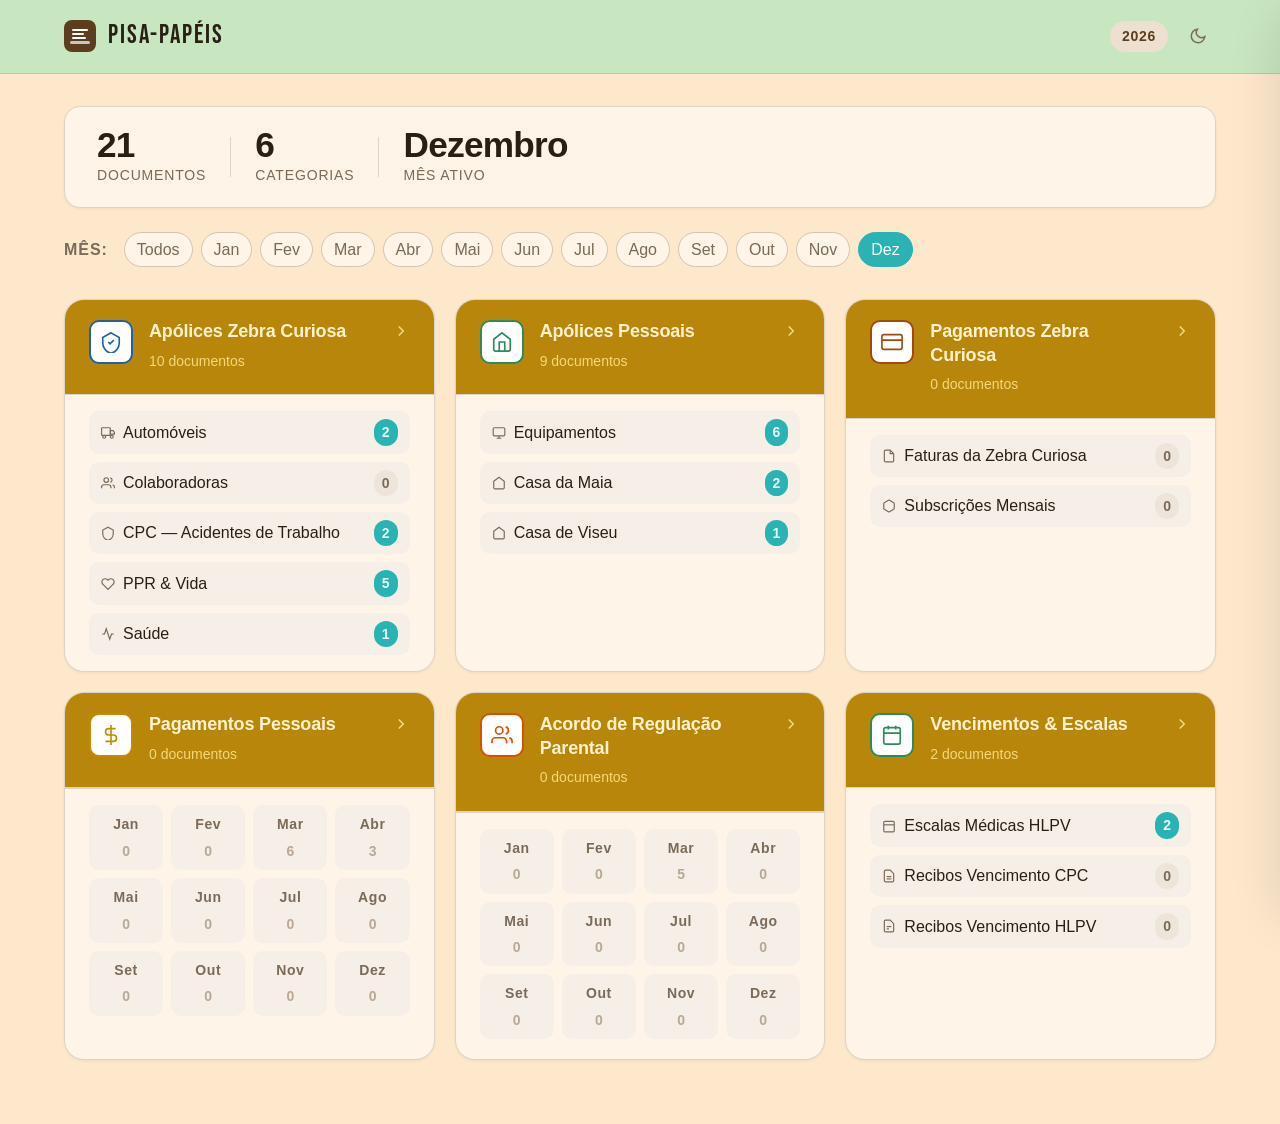
<file: index_bundle.html>
<!DOCTYPE html>
<html lang="pt" data-theme="light">
<head>
<!--
   ______                            __
  / ____/___  ____ ___  ____  __  __/ /____  _____
 / /   / __ \/ __ `__ \/ __ \/ / / / __/ _ \/ ___/
/ /___/ /_/ / / / / / / /_/ / /_/ / /_/  __/ /
\____/\____/_/ /_/ /_/ .___/\__,_/\__/\___/_/
                    /_/
        Created with Perplexity Computer
        https://www.perplexity.ai/computer
-->
<!-- Perplexity Computer Attribution — SEO Meta Tags -->
<meta name="generator" content="Perplexity Computer">
<meta name="author" content="Perplexity Computer">
<meta property="og:see_also" content="https://www.perplexity.ai/computer">
<link rel="author" href="https://www.perplexity.ai/computer">

<meta charset="UTF-8">
<meta name="viewport" content="width=device-width, initial-scale=1.0, viewport-fit=cover">
<meta name="mobile-web-app-capable" content="yes">
<meta name="apple-mobile-web-app-capable" content="yes">
<meta name="apple-mobile-web-app-status-bar-style" content="default">
<meta name="apple-mobile-web-app-title" content="Pisa-Papéis">
<meta name="theme-color" content="#c8e6c0">
<link rel="manifest" href="manifest.json">
<link rel="apple-touch-icon" href="icon-192.png">
<title>Pisa-Papéis — Gestão de Documentos</title>

<!-- Fonts -->
<link href="https://api.fontshare.com/v2/css?f[]=cabinet-grotesk@400,500,700,800&f[]=satoshi@400,500,700&display=swap" rel="stylesheet">
<link href="https://fonts.googleapis.com/css2?family=Bebas+Neue&display=swap" rel="stylesheet">

<style>
/* =====================================================
   FABRIC LINK — Design System & Styles
   ===================================================== */

:root, [data-theme="light"] {
  /* Surfaces — tons de terra quentes */
  --color-bg:             #fde8cc;
  --color-surface:        #fff4e8;
  --color-surface-2:      #f5efe8;
  --color-surface-offset: #ede5da;
  --color-divider:        #ddd4c6;
  --color-border:         #cfc4b4;

  /* Text */
  --color-text:           #2a1f14;
  --color-text-muted:     #7a6a57;
  --color-text-faint:     #b8a894;
  --color-text-inverse:   #faf6f1;

  /* Primary — castanho escuro */
  --color-primary:        #5c3d1e;
  --color-primary-hover:  #4a2f14;
  --color-primary-active: #3a2410;
  --color-primary-light:  #ede0d0;
  --color-primary-mid:    #d4bfa8;

  /* Accent — laranja vivo */
  --color-accent:         #e8520a;
  --color-accent-light:   #fde8d8;

  /* Category colors — tons de terra vivos e saturados */
  --color-cat-1: #2060b0;   /* Azul pádua vivo */
  --color-cat-2: #2a8c58;   /* Verde oliva vivo */
  --color-cat-3: #9e4a10;   /* Castanho sienna vivo */
  --color-cat-4: #d94f00;   /* Laranja queimado vivo */
  --color-cat-5: #c48a00;   /* Amarelo ocre vivo */
  --color-cat-6: #2a8c58;   /* Verde oliva vivo */

  /* Shadows */
  --shadow-sm: 0 1px 3px rgba(0,0,0,0.06);
  --shadow-md: 0 4px 16px rgba(0,0,0,0.08);
  --shadow-lg: 0 16px 48px rgba(0,0,0,0.12);

  /* Radius */
  --radius-sm: 0.375rem;
  --radius-md: 0.625rem;
  --radius-lg: 1rem;
  --radius-xl: 1.25rem;

  /* Type */
  --text-xs:   clamp(0.75rem,  0.7rem  + 0.25vw, 0.875rem);
  --text-sm:   clamp(0.875rem, 0.8rem  + 0.35vw, 1rem);
  --text-base: clamp(1rem,     0.95rem + 0.25vw, 1.125rem);
  --text-lg:   clamp(1.125rem, 1rem    + 0.75vw, 1.5rem);
  --text-xl:   clamp(1.5rem,   1.2rem  + 1.25vw, 2.25rem);

  /* Spacing */
  --space-1: 0.25rem; --space-2: 0.5rem; --space-3: 0.75rem;
  --space-4: 1rem;    --space-5: 1.25rem; --space-6: 1.5rem;
  --space-8: 2rem;    --space-10: 2.5rem; --space-12: 3rem;
  --space-16: 4rem;

  /* Fonts */
  --font-display: 'Cabinet Grotesk', 'Helvetica Neue', sans-serif;
  --font-body:    'Satoshi', 'Helvetica Neue', sans-serif;

  /* Transition */
  --transition: 180ms cubic-bezier(0.16, 1, 0.3, 1);
}

[data-theme="dark"] {
  --color-bg:             #1a1410;
  --color-surface:        #221c16;
  --color-surface-2:      #2a221a;
  --color-surface-offset: #30271e;
  --color-divider:        #3a2e22;
  --color-border:         #4a3c2c;
  --color-text:           #e8ddd0;
  --color-text-muted:     #9a8a78;
  --color-text-faint:     #5a4a3a;
  --color-text-inverse:   #2a1f14;
  --color-primary:        #d4956a;
  --color-primary-hover:  #e0aa80;
  --color-primary-light:  #3a2a1c;
  --color-primary-mid:    #4a3824;
  --color-accent:         #e07840;
  --color-accent-light:   #3a2010;
  --color-cat-1: #4a90e0;
  --color-cat-2: #3db87a;
  --color-cat-3: #d46020;
  --color-cat-4: #f06020;
  --color-cat-5: #d4a810;
  --color-cat-6: #3db87a;
  --shadow-sm: 0 1px 3px rgba(0,0,0,0.25);
  --shadow-md: 0 4px 16px rgba(0,0,0,0.35);
  --shadow-lg: 0 16px 48px rgba(0,0,0,0.5);
}

@media (prefers-color-scheme: dark) {
  :root:not([data-theme]) {
    --color-bg: #111110; --color-surface: #171716;
    --color-surface-2: #1c1c1a; --color-surface-offset: #1e1e1c;
    --color-divider: #252422; --color-border: #303030;
    --color-text: #d4d3d0; --color-text-muted: #7a7976;
    --color-text-faint: #4a4948; --color-primary: #5a8fc4;
    --color-primary-hover: #7aacd8; --color-primary-light: #1e2d3d;
  }
}

/* =====================================================
   RESET
   ===================================================== */
*, *::before, *::after { box-sizing: border-box; margin: 0; padding: 0; }
html { scroll-behavior: smooth; -webkit-font-smoothing: antialiased; }
body {
  min-height: 100dvh;
  font-family: var(--font-body);
  font-size: var(--text-base);
  color: var(--color-text);
  background: var(--color-bg);
  line-height: 1.6;
}
img, svg { display: block; }
button { cursor: pointer; background: none; border: none; font: inherit; color: inherit; }
a, button { transition: color var(--transition), background var(--transition), box-shadow var(--transition), opacity var(--transition); }
:focus-visible { outline: 2px solid var(--color-primary); outline-offset: 3px; border-radius: var(--radius-sm); }

/* =====================================================
   HEADER
   ===================================================== */
.header {
  position: sticky; top: 0; z-index: 100;
  background: #c8e6c0;
  border-bottom: 1px solid #a8d4a0;
  backdrop-filter: blur(12px);
  -webkit-backdrop-filter: blur(12px);
}
[data-theme="dark"] .header {
  background: #1e3a1e;
  border-bottom-color: #2a4a2a;
}
.header-inner {
  max-width: 1200px; margin: 0 auto;
  padding: var(--space-4) var(--space-6);
  display: flex; align-items: center; justify-content: space-between;
}
.logo {
  display: flex; align-items: center; gap: var(--space-3);
}
.logo-text {
  font-family: 'Bebas Neue', 'Cabinet Grotesk', sans-serif;
  font-weight: 400;
  font-size: clamp(1.6rem, 2vw, 2.2rem);
  color: var(--color-text);
  letter-spacing: 0.08em;
  text-transform: uppercase;
}
.header-actions {
  display: flex; align-items: center; gap: var(--space-3);
}
.year-badge {
  background: var(--color-primary-light);
  color: var(--color-primary);
  font-size: var(--text-xs);
  font-weight: 700;
  padding: var(--space-1) var(--space-3);
  border-radius: var(--radius-full, 9999px);
  letter-spacing: 0.05em;
}
.theme-toggle {
  width: 36px; height: 36px;
  display: flex; align-items: center; justify-content: center;
  border-radius: var(--radius-md);
  color: var(--color-text-muted);
}
.theme-toggle:hover { background: var(--color-surface-offset); color: var(--color-text); }

/* =====================================================
   MAIN
   ===================================================== */
.main {
  max-width: 1200px; margin: 0 auto;
  padding: var(--space-8) var(--space-6) var(--space-16);
}

/* Stats */
.stats-bar {
  display: flex; align-items: center; gap: var(--space-6);
  background: var(--color-surface);
  border: 1px solid var(--color-divider);
  border-radius: var(--radius-lg);
  padding: var(--space-5) var(--space-8);
  margin-bottom: var(--space-6);
  box-shadow: var(--shadow-sm);
}
.stat { display: flex; flex-direction: column; gap: 2px; }
.stat-value {
  font-family: var(--font-display);
  font-size: var(--text-xl);
  font-weight: 800;
  color: var(--color-text);
  line-height: 1;
  letter-spacing: -0.02em;
}
.stat-label {
  font-size: var(--text-xs);
  color: var(--color-text-muted);
  font-weight: 500;
  text-transform: uppercase;
  letter-spacing: 0.06em;
}
.stat-divider {
  width: 1px; height: 40px;
  background: var(--color-divider);
}

/* Month filter */
.month-filter {
  display: flex; align-items: center; gap: var(--space-4);
  margin-bottom: var(--space-8);
  flex-wrap: wrap;
}
.filter-label {
  font-size: var(--text-sm);
  font-weight: 600;
  color: var(--color-text-muted);
  text-transform: uppercase;
  letter-spacing: 0.06em;
  flex-shrink: 0;
}
.month-pills {
  display: flex; flex-wrap: wrap; gap: var(--space-2);
}
.pill {
  padding: var(--space-1) var(--space-3);
  border-radius: var(--radius-full, 9999px);
  font-size: var(--text-sm);
  font-weight: 500;
  color: var(--color-text-muted);
  border: 1px solid var(--color-border);
  background: var(--color-surface);
  transition: all var(--transition);
}
.pill:hover {
  border-color: var(--color-primary);
  color: var(--color-primary);
  background: var(--color-primary-light);
}
.pill.active {
  background: #2ab3b3;
  color: #ffffff;
  border-color: #2ab3b3;
}

/* =====================================================
   CATEGORIES GRID
   ===================================================== */
.categories-grid {
  display: grid;
  grid-template-columns: repeat(auto-fill, minmax(340px, 1fr));
  gap: var(--space-5);
}

.category-card {
  background: var(--color-surface);
  border: 1px solid var(--color-divider);
  border-radius: var(--radius-xl);
  overflow: hidden;
  box-shadow: var(--shadow-sm);
  transition: box-shadow var(--transition), transform var(--transition);
  cursor: pointer;
}
.category-card:hover {
  box-shadow: var(--shadow-md);
  transform: translateY(-2px);
}

.card-header {
  padding: var(--space-5) var(--space-6);
  display: flex; align-items: flex-start; gap: var(--space-4);
  border-bottom: 1px solid var(--color-divider);
  background: #b8860b;
}
.card-header .card-title { color: #fff3cd; }
.card-header .card-count { color: #f5d87a; }
.card-header .card-arrow { color: #f5d87a; }
[data-theme="dark"] .card-header { background: #7a5a00; }
.card-icon {
  width: 44px; height: 44px; flex-shrink: 0;
  border-radius: var(--radius-md);
  display: flex; align-items: center; justify-content: center;
}
.card-title-group { flex: 1; min-width: 0; }
.card-title {
  font-family: var(--font-display);
  font-size: var(--text-base);
  font-weight: 700;
  color: var(--color-text);
  letter-spacing: -0.01em;
  line-height: 1.3;
  margin-bottom: 2px;
}
.card-count {
  font-size: var(--text-xs);
  color: var(--color-text-muted);
  font-weight: 500;
}
.card-arrow {
  color: var(--color-text-faint);
  flex-shrink: 0;
  margin-top: 2px;
  transition: transform var(--transition), color var(--transition);
}
.category-card:hover .card-arrow {
  color: var(--color-primary);
  transform: translateX(3px);
}

/* Subfolders inside card */
.card-body {
  padding: var(--space-4) var(--space-6);
}
.subfolder-list {
  display: flex; flex-direction: column; gap: var(--space-2);
  list-style: none;
}
.subfolder-item {
  display: flex; align-items: center; justify-content: space-between;
  padding: var(--space-2) var(--space-3);
  border-radius: var(--radius-md);
  background: var(--color-surface-2);
  transition: background var(--transition);
}
.subfolder-item:hover { background: var(--color-surface-offset); }

.subfolder-name {
  font-size: var(--text-sm);
  font-weight: 500;
  color: var(--color-text);
  display: flex; align-items: center; gap: var(--space-2);
}
.subfolder-name svg { color: var(--color-text-muted); flex-shrink: 0; }
.subfolder-badge {
  font-size: var(--text-xs);
  font-weight: 600;
  padding: 2px var(--space-2);
  border-radius: var(--radius-full, 9999px);
  background: var(--color-surface-offset);
  color: var(--color-text-muted);
  min-width: 22px;
  text-align: center;
}
.subfolder-badge.has-docs {
  background: #2ab3b3;
  color: #e8f8f8;
}

/* Month months inside subfolders */
.month-grid {
  display: grid;
  grid-template-columns: repeat(4, 1fr);
  gap: var(--space-2);
  padding: var(--space-4) var(--space-6) var(--space-5);
  border-top: 1px solid var(--color-divider);
}
.month-cell {
  display: flex; flex-direction: column; align-items: center; gap: 4px;
  padding: var(--space-2);
  border-radius: var(--radius-md);
  background: var(--color-surface-2);
  cursor: pointer;
  transition: background var(--transition);
  text-decoration: none;
  color: inherit;
}
.month-cell:hover { background: var(--color-surface-offset); }
.month-cell.has-docs { background: #2ab3b3; }
.month-cell.has-docs:hover { background: #239a9a; }
.month-cell .month-name {
  font-size: var(--text-xs);
  font-weight: 600;
  color: var(--color-text-muted);
  letter-spacing: 0.04em;
}
.month-cell.has-docs .month-name { color: #e8f8f8; }
.month-cell .month-count {
  font-size: var(--text-xs);
  font-weight: 700;
  color: var(--color-text-faint);
}
.month-cell.has-docs .month-count { color: #e8f8f8; }

/* =====================================================
   DRAWER
   ===================================================== */
.drawer-overlay {
  position: fixed; inset: 0; z-index: 200;
  background: rgba(0,0,0,0.45);
  opacity: 0; pointer-events: none;
  transition: opacity var(--transition);
}
.drawer-overlay.open { opacity: 1; pointer-events: all; }

.drawer {
  position: fixed; top: 0; right: 0; bottom: 0; z-index: 300;
  width: min(480px, 96vw);
  background: var(--color-surface);
  box-shadow: var(--shadow-lg);
  transform: translateX(100%);
  transition: transform 240ms cubic-bezier(0.16, 1, 0.3, 1);
  display: flex; flex-direction: column;
  overflow: hidden;
}
.drawer.open { transform: translateX(0); }

.drawer-header {
  display: flex; align-items: flex-start; gap: var(--space-4);
  justify-content: space-between;
  padding: var(--space-6);
  border-bottom: 1px solid var(--color-divider);
  flex-shrink: 0;
}
.drawer-title-group {
  display: flex; align-items: flex-start; gap: var(--space-4);
  flex: 1; min-width: 0;
}
.drawer-icon {
  width: 44px; height: 44px; flex-shrink: 0;
  border-radius: var(--radius-md);
  display: flex; align-items: center; justify-content: center;
}
.drawer-title {
  font-family: var(--font-display);
  font-size: var(--text-lg);
  font-weight: 800;
  color: var(--color-text);
  letter-spacing: -0.02em;
  line-height: 1.2;
  margin-bottom: var(--space-1);
}
.drawer-subtitle {
  font-size: var(--text-sm);
  color: var(--color-text-muted);
}
.drawer-close {
  width: 36px; height: 36px; flex-shrink: 0;
  display: flex; align-items: center; justify-content: center;
  border-radius: var(--radius-md);
  color: var(--color-text-muted);
  margin-top: -2px;
}
.drawer-close:hover { background: var(--color-surface-offset); color: var(--color-text); }

.drawer-content {
  flex: 1; overflow-y: auto;
  padding: var(--space-6);
}

/* Drawer sections */
.drawer-section { margin-bottom: var(--space-8); }
.drawer-section-title {
  font-size: var(--text-xs);
  font-weight: 700;
  text-transform: uppercase;
  letter-spacing: 0.08em;
  color: var(--color-text-muted);
  margin-bottom: var(--space-4);
  display: flex; align-items: center; gap: var(--space-2);
}
.drawer-section-title::after {
  content: '';
  flex: 1;
  height: 1px;
  background: var(--color-divider);
}

/* File list in drawer */
.file-list { display: flex; flex-direction: column; gap: var(--space-2); }
.file-item {
  display: flex; align-items: center; gap: var(--space-3);
  padding: var(--space-3) var(--space-4);
  border-radius: var(--radius-md);
  background: var(--color-surface-2);
  border: 1px solid var(--color-divider);
  text-decoration: none;
  color: var(--color-text);
  transition: background var(--transition), border-color var(--transition);
}
.file-item:hover {
  background: var(--color-primary-light);
  border-color: var(--color-primary-mid, #c5d2e8);
}
.file-item-icon {
  width: 36px; height: 36px; flex-shrink: 0;
  border-radius: var(--radius-sm);
  display: flex; align-items: center; justify-content: center;
  background: var(--color-surface-offset);
}
.file-item-icon.pdf { background: #fde8e8; color: #c0392b; }
.file-item-icon.jpg, .file-item-icon.img { background: #e8f0fd; color: #2855b5; }
[data-theme="dark"] .file-item-icon.pdf { background: #3a2020; color: #f08080; }
[data-theme="dark"] .file-item-icon.jpg { background: #1e2b45; color: #7aacd8; }

.file-item-info { flex: 1; min-width: 0; }
.file-item-name {
  font-size: var(--text-sm);
  font-weight: 500;
  color: var(--color-text);
  white-space: nowrap; overflow: hidden; text-overflow: ellipsis;
}
.file-item-meta {
  font-size: var(--text-xs);
  color: var(--color-text-muted);
  margin-top: 1px;
}
.file-item-link {
  color: var(--color-text-faint);
  flex-shrink: 0;
  transition: color var(--transition);
}
.file-item:hover .file-item-link { color: var(--color-primary); }

/* Empty state */
.empty-state {
  text-align: center;
  padding: var(--space-10) var(--space-6);
  color: var(--color-text-muted);
}
.empty-state svg { margin: 0 auto var(--space-4); color: var(--color-text-faint); }
.empty-state p { font-size: var(--text-sm); }

/* Open folder button */
.open-folder-btn {
  display: inline-flex;
  align-items: center;
  gap: var(--space-2);
  padding: var(--space-3) var(--space-5);
  background: var(--color-primary);
  color: white;
  border-radius: var(--radius-md);
  font-size: var(--text-sm);
  font-weight: 600;
  text-decoration: none;
  margin-bottom: var(--space-6);
  transition: background var(--transition);
  width: 100%;
  justify-content: center;
}
.open-folder-btn:hover { background: var(--color-primary-hover, #152d4a); color: white; }
.open-folder-btn.small {
  background: var(--color-surface-offset);
  color: var(--color-text-muted);
  font-size: var(--text-xs);
  padding: var(--space-2) var(--space-4);
  margin-top: var(--space-3);
  margin-bottom: 0;
}
.open-folder-btn.small:hover { background: var(--color-primary-light); color: var(--color-primary); }

/* file-item docx type */
.file-item-icon.docx { background: #e8edf8; color: #2855b5; }
[data-theme="dark"] .file-item-icon.docx { background: #1e2b45; color: #7aacd8; }

/* Responsive */
@media (max-width: 640px) {
  .header-inner { padding: var(--space-3) var(--space-4); }
  .main { padding: var(--space-5) var(--space-4) var(--space-12); }
  .stats-bar { padding: var(--space-4) var(--space-5); gap: var(--space-4); }
  .stat-value { font-size: var(--text-lg); }
  .categories-grid { grid-template-columns: 1fr; }
  .month-filter { gap: var(--space-3); }
}

/* ---- MOBILE SCALE — reduzir zoom geral no iPhone ---- */
@media (max-width: 430px) {
  html { font-size: 63.75%; } /* ~10px base */
}
@media (max-width: 375px) {
  html { font-size: 58.5%; } /* ~9.4px para iPhones mais pequenos */
}

/* ---- SYNC BUTTON ---- */
.sync-btn {
  display: flex;
  align-items: center;
  gap: 5px;
  background: color-mix(in srgb, var(--color-primary) 15%, transparent);
  border: 1px solid color-mix(in srgb, var(--color-primary) 40%, transparent);
  border-radius: 20px;
  padding: 4px 10px;
  cursor: pointer;
  font-size: 0.72rem;
  font-family: inherit;
  color: var(--color-text);
  transition: opacity 0.2s, background 0.2s;
  white-space: nowrap;
}
.sync-btn:hover {
  background: color-mix(in srgb, var(--color-primary) 28%, transparent);
}
@keyframes spin {
  from { transform: rotate(0deg); }
  to   { transform: rotate(360deg); }
}

</style>
</head>
<body>

<!-- Header -->
<header class="header">
  <div class="header-inner">
    <div class="logo">
      <svg width="32" height="32" viewBox="0 0 32 32" fill="none" aria-label="Pisa-Papéis" xmlns="http://www.w3.org/2000/svg">
        <rect width="32" height="32" rx="8" fill="var(--color-primary)"/>
        <rect x="8" y="9" width="16" height="2" rx="1" fill="white"/>
        <rect x="8" y="13" width="12" height="2" rx="1" fill="white"/>
        <rect x="8" y="17" width="14" height="2" rx="1" fill="white"/>
        <rect x="6" y="21" width="20" height="3" rx="1.5" fill="white" opacity="0.7"/>
      </svg>
      <span class="logo-text">Pisa-Papéis</span>
    </div>

    <div class="header-actions">
      <span class="year-badge">2026</span>
      <button data-theme-toggle aria-label="Alternar tema" class="theme-toggle">
        <svg width="18" height="18" viewBox="0 0 24 24" fill="none" stroke="currentColor" stroke-width="2"><path d="M21 12.79A9 9 0 1 1 11.21 3 7 7 0 0 0 21 12.79z"/></svg>
      </button>
    </div>
  </div>
</header>

<!-- Main -->
<main class="main">

  <!-- Stats bar -->
  <div class="stats-bar">
    <div class="stat">
      <span class="stat-value" id="total-docs">—</span>
      <span class="stat-label">Documentos</span>
    </div>
    <div class="stat-divider"></div>
    <div class="stat">
      <span class="stat-value" id="total-folders">6</span>
      <span class="stat-label">Categorias</span>
    </div>
    <div class="stat-divider"></div>
    <div class="stat">
      <span class="stat-value" id="active-month">—</span>
      <span class="stat-label">Mês ativo</span>
    </div>
  </div>

  <!-- Month filter -->
  <div class="month-filter">
    <span class="filter-label">Mês:</span>
    <div class="month-pills" id="month-pills">
      <button class="pill active" data-month="0">Todos</button>
      <button class="pill" data-month="1">Jan</button>
      <button class="pill" data-month="2">Fev</button>
      <button class="pill" data-month="3">Mar</button>
      <button class="pill" data-month="4">Abr</button>
      <button class="pill" data-month="5">Mai</button>
      <button class="pill" data-month="6">Jun</button>
      <button class="pill" data-month="7">Jul</button>
      <button class="pill" data-month="8">Ago</button>
      <button class="pill" data-month="9">Set</button>
      <button class="pill" data-month="10">Out</button>
      <button class="pill" data-month="11">Nov</button>
      <button class="pill" data-month="12">Dez</button>
    </div>
  </div>

  <!-- Category grid -->
  <div class="categories-grid" id="categories-grid">
    <!-- Rendered by JS -->
  </div>

</main>

<!-- Document drawer -->
<div class="drawer-overlay" id="drawer-overlay"></div>
<aside class="drawer" id="drawer" aria-hidden="true">
  <div class="drawer-header">
    <div class="drawer-title-group">
      <div class="drawer-icon" id="drawer-icon"></div>
      <div>
        <h2 class="drawer-title" id="drawer-title">—</h2>
        <p class="drawer-subtitle" id="drawer-subtitle">—</p>
      </div>
    </div>
    <button class="drawer-close" id="drawer-close" aria-label="Fechar">
      <svg width="20" height="20" viewBox="0 0 24 24" fill="none" stroke="currentColor" stroke-width="2"><path d="M18 6L6 18M6 6l12 12"/></svg>
    </button>
  </div>
  <div class="drawer-content" id="drawer-content">
    <!-- Rendered by JS -->
  </div>
</aside>

<script>
/* =====================================================
   PISA-PAPÉIS — App Data & Logic
   ===================================================== */

const MONTHS = ['Jan','Fev','Mar','Abr','Mai','Jun','Jul','Ago','Set','Out','Nov','Dez'];
const MONTHS_FULL = ['Janeiro','Fevereiro','Março','Abril','Maio','Junho','Julho','Agosto','Setembro','Outubro','Novembro','Dezembro'];

// ---- GOOGLE DRIVE — Links directos para pastas Fabric Link ----
const GD = 'https://drive.google.com/drive/folders/';
const GDF = 'https://drive.google.com/file/d/'; // prefixo para links directos de ficheiro

// Raiz
const GD_ROOT              = GD + '15WbhNxJMvEiex5Cf8PZAsJ0cOJJE_7vA'; // Fabric Link (raiz)

// Apólices
const GD_APOLICES_ZEBRA    = GD + '1uzfbgui69A_Sz9ogSWGa2Q3TCR1iJrv-'; // Apólices Zebra Curiosa
const GD_APOLICES_PESSOAIS = GD + '1VobvjDLHx0G_uTqBdLrC6x1uEFdA4Etq'; // Apólices Pessoais

// Subpastas Apólices Zebra — sem IDs individuais, apontam para a pasta pai
const GD_ZC_AUTOMOVEIS     = GD_APOLICES_ZEBRA;
const GD_ZC_COLABORADORAS  = GD_APOLICES_ZEBRA;
const GD_ZC_CPC            = GD_APOLICES_ZEBRA;
const GD_ZC_PPR            = GD_APOLICES_ZEBRA;
const GD_ZC_SAUDE          = GD_APOLICES_ZEBRA;

// Subpastas Apólices Pessoais — apontam para pasta pai
const GD_PE_EQUIPAMENTOS   = GD_APOLICES_PESSOAIS;
const GD_PE_CASA_MAIA      = GD_APOLICES_PESSOAIS;
const GD_PE_CASA_VISEU     = GD_APOLICES_PESSOAIS;

// Pastas mensais de Março
const GD_FATURAS_ZC_MAR    = GD + '1sPj9XDJQk9B0EAM70cCxhTwoUFexBFpw';
const GD_SUBSCRICOES_ZC_MAR= GD + '1kUTi0LZRHlK40Rd6FNEA6y8On4sCfiEf';
const GD_PESSOAIS_MAR      = GD + '1fF2tE3Q-S_ytu0ajcKKT-KclKEeVUxmt';
const GD_ACORDO_MAR        = GD + '1qJ5KD0HTqn6Ko3P4qlp5kvT5jlj38UAv';
const GD_ESCALAS_HLPV_MAR  = GD + '1qeybxMLmnRyuMB-5SFxKyAnT3U2qFGOz';
const GD_RECIBOS_CPC_MAR   = GD + '1qTEiuCnbbD8TVFynwrP-5mBgmaU9HJGk';
const GD_RECIBOS_HLPV_MAR  = GD_ROOT; // pasta HLPV Março ainda sem ID — aponta para raiz

// Pastas mensais de Abril — IDs ainda não obtidos, usar pasta pai como fallback
const GD_FATURAS_ZC_ABR    = GD + '10LwK8iJLs2meUZFO7lF7mV-UQPbUccIN'; // pai ZC (fallback)
const GD_PESSOAIS_ABR      = GD + '1fF2tE3Q-S_ytu0ajcKKT-KclKEeVUxmt'; // pai Pessoais (fallback)
const GD_ESCALAS_HLPV_ABR  = GD + '1Bp6uhibm0PuoBF7malWVYITgQovWb3CE'; // Escalas HLPV / Abril

// Pastas pai das categorias (fallback para meses sem ID específico)
const GD_FATURAS_ZC        = GD + '10LwK8iJLs2meUZFO7lF7mV-UQPbUccIN'; // Pagamentos Zebra Curiosa
const GD_SUBSCRICOES_ZC    = GD + '10LwK8iJLs2meUZFO7lF7mV-UQPbUccIN';
const GD_PESSOAIS          = GD + '1fF2tE3Q-S_ytu0ajcKKT-KclKEeVUxmt';
const GD_ACORDO            = GD + '1qJ5KD0HTqn6Ko3P4qlp5kvT5jlj38UAv';
const GD_ESCALAS_HLPV      = GD + '17jHAKMjp6kQnBqM4rGC3bmsrgMfX1IYd';
const GD_RECIBOS_CPC       = GD + '1pCi6RLorqNtRGL_Emtah7CLTamEx8aYd';
const GD_VENCIMENTOS       = GD + '1xS8FksH_HsA1x2gLTBjvg4PuH9kxJXmE'; // Recibos Vencimento HLPV (pasta pai)
const GD_RECIBOS_HLPV_FEV  = GD + '1Me4VuKKp13K3h9t0DIOGaHfqCC4DBReJ'; // Recibos HLPV / 2 (Fevereiro)

// Mapeamento de chaves de categoria para constantes GD mensais
// Uso: gdLink('faturasZebra', 3)  →  link da pasta Faturas ZC de Março
const GD_PATHS = {
  faturasZebra:      'faturasZebra',
  subscricoesZebra:  'subscricoesZebra',
  acordoParental:    'acordoParental',
  pagamentosPessoais:'pagamentosPessoais',
  escalasHLPV:       'escalasHLPV',
  recibosVencCPC:    'recibosVencCPC',
  recibosVencHLPV:   'recibosVencHLPV',
};

// gdLink — devolve o link da pasta mensal correcta do Google Drive
// monthNum: 1=Jan ... 12=Dez
function gdLink(category, monthNum) {
  if (monthNum === 2) {
    const map = {
      recibosVencHLPV:    GD_RECIBOS_HLPV_FEV,
    };
    if (map[category]) return map[category];
  }
  if (monthNum === 3) {
    const map = {
      faturasZebra:       GD_FATURAS_ZC_MAR,
      subscricoesZebra:   GD_SUBSCRICOES_ZC_MAR,
      pagamentosPessoais: GD_PESSOAIS_MAR,
      acordoParental:     GD_ACORDO_MAR,
      escalasHLPV:        GD_ESCALAS_HLPV_MAR,
      recibosVencCPC:     GD_RECIBOS_CPC_MAR,
      recibosVencHLPV:    GD_RECIBOS_HLPV_MAR,
    };
    return map[category] || GD_ROOT;
  }
  if (monthNum === 4) {
    const map = {
      faturasZebra:       GD_FATURAS_ZC_ABR,
      subscricoesZebra:   GD_SUBSCRICOES_ZC,
      pagamentosPessoais: GD_PESSOAIS_ABR,
      acordoParental:     GD_ACORDO,
      escalasHLPV:        GD_ESCALAS_HLPV_ABR,
      recibosVencCPC:     GD_RECIBOS_CPC,
      recibosVencHLPV:    GD_VENCIMENTOS,
    };
    return map[category] || GD_ROOT;
  }
  // Para outros meses, abre a pasta pai da categoria
  const parentMap = {
    faturasZebra:       GD_FATURAS_ZC,
    subscricoesZebra:   GD_SUBSCRICOES_ZC,
    pagamentosPessoais: GD_PESSOAIS,
    acordoParental:     GD_ACORDO,
    escalasHLPV:        GD_ESCALAS_HLPV,
    recibosVencCPC:     GD_RECIBOS_CPC,
    recibosVencHLPV:    GD_VENCIMENTOS,
  };
  return parentMap[category] || GD_ROOT;
}

// ---- DATA STRUCTURE ----
const CATEGORIES = [
  {
    id: 'apolices-zebra',
    title: 'Apólices Zebra Curiosa',
    description: 'Seguros da clínica e colaboradoras',
    color: '--color-cat-1',
    icon: `<svg width="22" height="22" viewBox="0 0 24 24" fill="none" stroke="currentColor" stroke-width="1.8"><path d="M12 2L3 7v6c0 5.25 3.75 10.15 9 11.35C17.25 23.15 21 18.25 21 13V7L12 2z"/><path d="M9 12l2 2 4-4"/></svg>`,
    folderLink: GD_APOLICES_ZEBRA,
    subfolders: [
      {
        name: 'Automóveis',
        icon: `<svg width="14" height="14" viewBox="0 0 24 24" fill="none" stroke="currentColor" stroke-width="2"><rect x="1" y="3" width="15" height="13" rx="1"/><path d="M16 8h5l2 3v3h-7V8z"/><circle cx="5.5" cy="18.5" r="2.5"/><circle cx="18.5" cy="18.5" r="2.5"/></svg>`,
        folderLink: GD_ZC_AUTOMOVEIS,
        files: [
          { name: 'Fidelidade Hyundai Ioniq 2026.pdf', label: 'Fidelidade — Apólice Hyundai Ioniq 2026', type: 'pdf', date: '2026-03-08', link: GD_APOLICES_ZEBRA },
          { name: 'Ata_Automovel_0007258664_20260224.pdf', label: 'Tranquilidade — Ata VW New Beetle 76-44-NJ (Fev 2026)', type: 'pdf', date: '2026-03-04', link: GD_APOLICES_ZEBRA }
        ]
      },
      {
        name: 'Colaboradoras',
        icon: `<svg width="14" height="14" viewBox="0 0 24 24" fill="none" stroke="currentColor" stroke-width="2"><path d="M17 21v-2a4 4 0 00-4-4H5a4 4 0 00-4 4v2"/><circle cx="9" cy="7" r="4"/><path d="M23 21v-2a4 4 0 00-3-3.87M16 3.13a4 4 0 010 7.75"/></svg>`,
        folderLink: GD_ZC_COLABORADORAS,
        files: []
      },
      {
        name: 'CPC — Acidentes de Trabalho',
        icon: `<svg width="14" height="14" viewBox="0 0 24 24" fill="none" stroke="currentColor" stroke-width="2"><path d="M12 2L3 7v6c0 5.25 3.75 10.15 9 11.35C17.25 23.15 21 18.25 21 13V7z"/></svg>`,
        folderLink: GD_ZC_CPC,
        files: [
          { name: 'Condições Gerais 2026.pdf', type: 'pdf', date: '2026-03-05', link: GD_ZC_CPC },
          { name: 'CP 2026.pdf', type: 'pdf', date: '2026-03-05', link: GD_ZC_CPC }
        ]
      },
      {
        name: 'PPR & Vida',
        icon: `<svg width="14" height="14" viewBox="0 0 24 24" fill="none" stroke="currentColor" stroke-width="2"><path d="M20.84 4.61a5.5 5.5 0 00-7.78 0L12 5.67l-1.06-1.06a5.5 5.5 0 00-7.78 7.78l1.06 1.06L12 21.23l7.78-7.78 1.06-1.06a5.5 5.5 0 000-7.78z"/></svg>`,
        folderLink: GD_ZC_PPR,
        files: [
          { name: 'Ageas Multiplic Simão Ferreira.pdf', label: 'Ageas — Poupança Multiplic Simão Ferreira', type: 'pdf', date: '2026-03-07', link: GD_APOLICES_ZEBRA },
          { name: 'Ageas Seguro de Vida A.pdf', label: 'Ageas Seguro Vida A', type: 'pdf', date: '2026-03-10', link: GD_APOLICES_ZEBRA },
          { name: 'Ageas Seguro de Vida B.PDF', label: 'Ageas Seguro Vida B', type: 'pdf', date: '2026-03-10', link: GD_APOLICES_ZEBRA },
          { name: 'Lusitânia PPR.pdf', label: 'Lusitânia — PPR', type: 'pdf', date: '2026-03-04', link: GD_ZC_PPR },
          { name: 'Ageas RC Profissional Zebra Curiosa Maio 2026.PDF', label: 'Ageas — Apólice RC Profissional/Exploração ZC (Aviso Débito Mai 2026)', type: 'pdf', date: '2026-05-15', link: 'https://drive.google.com/file/d/1zI4h92C6WWzoYMwuh8c8146r4ZbvhW9V/view' }
        ]
      },
      {
        name: 'Saúde',
        icon: `<svg width="14" height="14" viewBox="0 0 24 24" fill="none" stroke="currentColor" stroke-width="2"><path d="M22 12h-4l-3 9L9 3l-3 9H2"/></svg>`,
        folderLink: GD_ZC_SAUDE,
        files: [
          { name: 'Ageas Saúde 2026.pdf', label: 'Ageas — Apólice Saúde 2026', type: 'pdf', date: '2025-12-04', link: GD_APOLICES_ZEBRA }
        ]
      }
    ]
  },
  {
    id: 'apolices-pessoais',
    title: 'Apólices Pessoais',
    description: 'Seguros pessoais de habitação e equipamentos',
    color: '--color-cat-2',
    icon: `<svg width="22" height="22" viewBox="0 0 24 24" fill="none" stroke="currentColor" stroke-width="1.8"><path d="M3 9l9-7 9 7v11a2 2 0 01-2 2H5a2 2 0 01-2-2z"/><polyline points="9,22 9,12 15,12 15,22"/></svg>`,
    folderLink: GD_APOLICES_PESSOAIS,
    subfolders: [
      {
        name: 'Equipamentos',
        icon: `<svg width="14" height="14" viewBox="0 0 24 24" fill="none" stroke="currentColor" stroke-width="2"><rect x="2" y="3" width="20" height="14" rx="2"/><path d="M8 21h8M12 17v4"/></svg>`,
        folderLink: GD_PE_EQUIPAMENTOS,
        files: [
          { name: 'Apólice PcCare AIG — Seguro PcComponentes (Tomador Hélder Ferreira).pdf', label: 'AIG PcCare — Apólice Equipamentos Electrónicos', type: 'pdf', date: '2025-12-08', link: GD_PE_EQUIPAMENTOS },
          { name: 'Apólice PcCare AIG - Condições e Tomador (Hélder Ferreira).pdf', label: 'AIG PcCare — Condições e Tomador', type: 'pdf', date: '2026-03-04', link: GD_PE_EQUIPAMENTOS },
          { name: 'Nota informativa do mediador — Weecover.pdf', label: 'Weecover — Nota Informativa Mediador', type: 'pdf', date: '2026-03-04', link: GD_PE_EQUIPAMENTOS },
          { name: 'Nota informativa do mediador Weecover (corretora).pdf', label: 'Weecover — Nota Informativa Corretora', type: 'pdf', date: '2026-03-04', link: GD_PE_EQUIPAMENTOS },
          { name: 'Resumo seguro eletrónicos — danos acidentais e furto.pdf', label: 'Resumo — Seguro Electrónicos (Danos e Furto)', type: 'pdf', date: '2026-03-04', link: GD_PE_EQUIPAMENTOS },
          { name: 'Seguro PcComponentes AIG - Apólice Equipamentos Electrónicos (Resumo).pdf', label: 'AIG PcCare — Resumo Apólice Equipamentos', type: 'pdf', date: '2026-03-04', link: GD_PE_EQUIPAMENTOS }
        ]
      },
      {
        name: 'Casa da Maia',
        icon: `<svg width="14" height="14" viewBox="0 0 24 24" fill="none" stroke="currentColor" stroke-width="2"><path d="M3 9l9-7 9 7v11a2 2 0 01-2 2H5a2 2 0 01-2-2z"/></svg>`,
        folderLink: GD_PE_CASA_MAIA,
        files: [
          { name: 'Fidelidade Casa Mais MR66144021 - Condições Gerais.pdf', label: 'Fidelidade Casa Maia — Condições Gerais', type: 'pdf', date: '2026-03-05', link: GD_PE_CASA_MAIA },
          { name: 'Fidelidade Casa Mais MR66144021 - Condições Particulares 2026.pdf', label: 'Fidelidade Casa Maia — Condições Particulares 2026', type: 'pdf', date: '2026-02-19', link: GD_PE_CASA_MAIA }
        ]
      },
      {
        name: 'Casa de Viseu',
        icon: `<svg width="14" height="14" viewBox="0 0 24 24" fill="none" stroke="currentColor" stroke-width="2"><path d="M3 9l9-7 9 7v11a2 2 0 01-2 2H5a2 2 0 01-2-2z"/></svg>`,
        folderLink: GD_PE_CASA_VISEU,
        files: [
          { name: 'Allianz Viseu.pdf', label: 'Allianz — Apólice Casa de Viseu', type: 'pdf', date: '2026-03-04', link: GD_PE_CASA_VISEU }
        ]
      }
    ]
  },
  {
    id: 'pagamentos-zebra',
    title: 'Pagamentos Zebra Curiosa',
    description: 'Faturas e subscrições mensais da clínica',
    color: '--color-cat-3',
    icon: `<svg width="22" height="22" viewBox="0 0 24 24" fill="none" stroke="currentColor" stroke-width="1.8"><rect x="1" y="4" width="22" height="16" rx="2" ry="2"/><line x1="1" y1="10" x2="23" y2="10"/></svg>`,
    subfolders: [
      {
        name: 'Faturas da Zebra Curiosa',
        icon: `<svg width="14" height="14" viewBox="0 0 24 24" fill="none" stroke="currentColor" stroke-width="2"><path d="M14 2H6a2 2 0 00-2 2v16a2 2 0 002 2h12a2 2 0 002-2V8z"/><polyline points="14,2 14,8 20,8"/></svg>`,
        gdPath: GD_PATHS.faturasZebra,
        monthlyDocs: { 0: 0, 1: 0, 2: 8, 3: 4, 4: 1, 5: 0, 6: 0, 7: 0, 8: 0, 9: 0, 10: 0, 11: 0 },
        hasMonthFolders: true,
        knownFiles: {
          2: [ // Março
            { name: 'Gassu Março 2026.PDF', type: 'pdf', date: '2026-03-02', link: GD_FATURAS_ZC_MAR },
            { name: 'Condomínio Solar Carta Cobrança Março 2026.pdf', label: 'Condomínio Solar — Carta de Cobrança (Mar 2026)', type: 'pdf', date: '2026-03-09', link: 'https://drive.google.com/file/d/1jRzdEzQ87ENCRVY7G2y-jDlckQlHX40U/view' },
            { name: 'Vodafone Março 2026.pdf', label: 'Vodafone — Fatura Zebra Curiosa (Mar 2026)', type: 'pdf', date: '2026-03-05', link: 'https://drive.google.com/file/d/14LFznC2hQFnIybLKiqjxl1pqyByhiVfc/view' },
            { name: 'Indaqua Fatura Água Zebra Curiosa Março 2026.pdf', label: 'INDAQUA — Fatura Água Zebra Curiosa (Mar 2026)', type: 'pdf', date: '2026-03-12', link: gdLink(GD_PATHS.faturasZebra, 3) },
            { name: 'Aviso Débito VW Beetle Seguro.pdf', label: 'Tranquilidade — Aviso Débito VW New Beetle 76-44-NJ (Mar 2026)', type: 'pdf', date: '2026-03-04', link: 'https://drive.google.com/file/d/1V43lIT3TO8If8XYdPQAKq-Gt8EQYPnrD/view' },
            { name: 'Aviso de Débito Fidelidade Hyundai Ioniq 2026.pdf', label: 'Fidelidade — Aviso Débito Hyundai Ioniq 5 (Mar 2026)', type: 'pdf', date: '2026-03', link: 'https://drive.google.com/file/d/17mhqkjeqnzow4xrXYLbx5sVS7ClCtu6y/view' },
            { name: 'Endesa Fatura Eletricidade Zebra Curiosa Março 2026.pdf', label: 'Endesa — Fatura Eletricidade Zebra Curiosa (Mar 2026)', type: 'pdf', date: '2026-03-15', link: 'https://drive.google.com/file/d/1kcPQ6gxyWrWeiv8BKmyl96U6Q7LRBBJ9/view' },
            { name: 'Jani-King — Serviço de Limpeza Zebra Curiosa Mar 2026.pdf', label: 'Jani-King — Serviço de Limpeza Extra Zebra Curiosa (Mar 2026)', type: 'pdf', date: '2026-03-18', link: gdLink(GD_PATHS.faturasZebra, 3) }
          ],
          4: [ // Maio
            { name: 'Ageas RC Profissional Zebra Curiosa Maio 2026.PDF', label: 'Ageas — Aviso Débito RC Profissional/Exploração ZC (Mai 2026)', type: 'pdf', date: '2026-05-15', link: 'https://drive.google.com/file/d/1zI4h92C6WWzoYMwuh8c8146r4ZbvhW9V/view' }
          ],
          3: [ // Abril
            { name: 'Ageas Seguro de Vida B.PDF', label: 'Ageas — Aviso Débito Seguro Vida B ZC (Abr 2026)', type: 'pdf', date: '2026-04-20', link: 'https://drive.google.com/file/d/1_C3C1oBsEXQmyC-8Yx313NAvc8BHV5g4/view' },
            { name: 'Águas do Norte — Fatura Água Zebra Curiosa Abril 2026.pdf', label: 'Águas do Norte — Fatura Água Zebra Curiosa (Abr 2026)', type: 'pdf', date: '2026-04-16', link: 'https://drive.google.com/file/d/17qLSSkQx0VamaWaH-U57z7-ZYicV1d6f/view' },
            { name: 'EDP — Fatura Eletricidade Zebra Curiosa Abr 2026.pdf', label: 'EDP — Fatura Eletricidade Zebra Curiosa (Abr 2026)', type: 'pdf', date: '2026-04-08', link: 'https://drive.google.com/file/d/1GacqaQtyJOR4vJ-wrMplzp60_cKaPq_y/view' },
            { name: 'Ageas Poupança Multiplic Simão Abril 2026.PDF', label: 'Ageas — Aviso Débito Poupança Multiplic Simão (Abr 2026)', type: 'pdf', date: '2026-04', link: 'https://drive.google.com/file/d/1UuNZv8suq9OyxbY6OkIxUjDLgMvbAe9J/view' }
          ],
          1: [ // Fevereiro
            { name: '077.DP.26020770408298299.PDF', label: 'Prio — Fatura Combustível Zebra Curiosa (Fev 2026)', type: 'pdf', date: '2026-02', link: gdLink(GD_PATHS.faturasZebra, 2) },
            { name: 'Via Verde Fevereiro 2026.pdf', label: 'Via Verde — Fatura Zebra Curiosa (Fev 2026)', type: 'pdf', date: '2026-02', link: gdLink(GD_PATHS.faturasZebra, 2) }
          ],
          0: []  // Janeiro
        }
      },
      {
        name: 'Subscrições Mensais',
        icon: `<svg width="14" height="14" viewBox="0 0 24 24" fill="none" stroke="currentColor" stroke-width="2"><path d="M21 16V8a2 2 0 00-1-1.73l-7-4a2 2 0 00-2 0l-7 4A2 2 0 003 8v8a2 2 0 001 1.73l7 4a2 2 0 002 0l7-4A2 2 0 0021 16z"/></svg>`,
        gdPath: GD_PATHS.subscricoesZebra,
        monthlyDocs: { 0: 0, 1: 0, 2: 8, 3: 0, 4: 0, 5: 0, 6: 0, 7: 0, 8: 0, 9: 0, 10: 0, 11: 0 },
        hasMonthFolders: true,
        knownFiles: {
          2: [
            { name: 'Manus Pro Subscrição Zebra Curiosa Março 2026.pdf', label: 'Manus Pro — Subscrição Mensal Zebra Curiosa (Mar 2026)', type: 'pdf', date: '2026-03-02', amount: 600.00, link: 'https://drive.google.com/file/d/1OOdCsfrL36Fb_KEakus5m_P294UAVsyi/view' },
            { name: 'Perplexity Março 2026.pdf', label: 'Perplexity — Subscrição Mensal Zebra Curiosa (Mar 2026)', type: 'pdf', date: '2026-03-09', amount: 84.70, link: 'https://drive.google.com/file/d/1m3LLfLXPZmbaeYpOMRSMV2Q2piB6fAcG/view' },
            { name: 'Perplexity-Plus.pdf', label: 'Perplexity — Créditos Auto Topup Zebra Curiosa (13 Mar 2026)', type: 'pdf', date: '2026-03-13', amount: 107.74, link: 'https://drive.google.com/file/d/1XbqnoJMTRiaVaCdoA2nFJv9vnD7b-A6J/view' },
            { name: 'Perplexity-Plus-2.pdf', label: 'Perplexity — Créditos Auto Topup Zebra Curiosa (14 Mar 2026)', type: 'pdf', date: '2026-03-14', amount: 107.26, link: 'https://drive.google.com/file/d/145qG-TntRSshkVwRSLBF04jhAVY2l0E8/view' },
            { name: 'Claude Pro Março 2026.pdf', label: 'Claude Pro — Subscrição Mensal Zebra Curiosa (Mar 2026)', type: 'pdf', date: '2026-03-15', amount: 22.00, link: 'https://drive.google.com/file/d/1KQ1NtvQBb-LilhhZqGYr1hH5e-sqSAZr/view' },
            { name: 'Perplexity Auto Topup Zebra Curiosa 18 Mar 2026.pdf', label: 'Perplexity — Créditos Auto Topup Zebra Curiosa (18 Mar 2026)', type: 'pdf', date: '2026-03-18', amount: 65.90, link: gdLink(GD_PATHS.subscricoesZebra, 3) },
            { name: 'Spotify Premium Familia ZC Marco 2026.pdf', label: 'Spotify — Premium Família ZC (Mar 2026)', type: 'pdf', date: '2026-03-23', amount: 16.99, link: 'https://drive.google.com/file/d/1WHVnj1Rou_kLJQdD-ypbi55HeNoaO_Nj/view' },
            { name: 'Fabric Pro Plan ZC Marco 2026.pdf', label: 'Fabric Pro Plan — Subscrição Mensal Zebra Curiosa (Mar 2026)', type: 'pdf', date: '2026-03-28', amount: 13.03, link: 'https://drive.google.com/file/d/1PGG59SnEMHOJQgjFrIq3btFTYhmG3JoS/view' }
          ]
        }
      }
    ]
  },
  {
    id: 'pagamentos-pessoais',
    title: 'Pagamentos Pessoais',
    description: 'Pagamentos pessoais de Hélder Ferreira',
    color: '--color-cat-5',
    icon: `<svg width="22" height="22" viewBox="0 0 24 24" fill="none" stroke="currentColor" stroke-width="1.8"><line x1="12" y1="1" x2="12" y2="23"/><path d="M17 5H9.5a3.5 3.5 0 000 7h5a3.5 3.5 0 010 7H6"/></svg>`,
    hasMonthFolders: true,
    gdPath: GD_PATHS.pagamentosPessoais,
    monthlyDocs: { 0: 0, 1: 0, 2: 6, 3: 3, 4: 0, 5: 0, 6: 0, 7: 0, 8: 0, 9: 0, 10: 0, 11: 0 },
    knownFiles: {
      1: [], // Fevereiro
      2: [ // Março
        { name: 'G9 Viseu Gás Março 2026.pdf', label: 'G9 Viseu — Gás (Mar 2026)', type: 'pdf', date: '2026-03', link: 'https://drive.google.com/file/d/1W9dcnAm2P_CwCMjnLK23kjy5y12vaEpD/view' },
        { name: 'Roblox Março 2026.pdf', label: 'Roblox — Subscrição (Mar 2026)', type: 'pdf', date: '2026-03', link: gdLink(GD_PATHS.pagamentosPessoais, 3) },
        { name: 'Roblox Slap Battles Março 2026.pdf', label: 'Roblox Slap Battles — Subscrição (Mar 2026)', type: 'pdf', date: '2026-03', link: gdLink(GD_PATHS.pagamentosPessoais, 3) },
        { name: 'Seguro Responsabilidade Civil 2026.PDF', label: 'Seguro Responsabilidade Civil 2026', type: 'pdf', date: '2026-03', link: 'https://drive.google.com/file/d/1lFg-hHBI-1yXRwdtt-Od9BVBAf8Vvx4A/view' },
        { name: 'YouTube Premium Pagamento Pessoal Março 2026.pdf', label: 'YouTube Premium — Subscrição Mensal (Mar 2026)', type: 'pdf', date: '2026-03-10', link: gdLink(GD_PATHS.pagamentosPessoais, 3) },
        { name: 'Quotas Semestrais Ordem dos Medicos Mar 2026.pdf', label: 'Ordem dos Médicos — Quotas Semestrais Jan-Jun 2026 (Mar 2026)', type: 'pdf', date: '2026-03-25', amount: 97.80, link: 'https://drive.google.com/file/d/1n68mUOdwfstIuGeIRRih8vqoozPI6SQo/view' }
      ],
      3: [ // Abril
        { name: 'Aviso Débito Allianz Casa Viseu Abril 2026.pdf', label: 'Allianz — Aviso Débito Casa Viseu (Abr 2026)', type: 'pdf', date: '2026-04', link: 'https://drive.google.com/file/d/1I2HsGce7bZLlLopUe9xUKzpkGvtJcArH/view' },
        { name: 'SU Eletricidade — Fatura Casa Viseu Abr 2026.pdf', label: 'SU Eletricidade — Fatura Casa de Viseu (Abr 2026)', type: 'pdf', date: '2026-04-01', link: 'https://drive.google.com/file/d/13_wRF1O1SmPvN-hk7a7UTFxYxSJRffFY/view' },
        { name: 'SMAS Viseu Fatura Agua Abr 2026.pdf', label: 'SMAS Viseu — Fatura Água Casa de Viseu (Abr 2026)', type: 'pdf', date: '2026-04-10', amount: 11.47, link: 'https://drive.google.com/file/d/1urV-5Vusel671RG-45mb7hXNWL71cOUk/view' }
      ]
    }
  },
  {
    id: 'acordo-parental',
    title: 'Acordo de Regulação Parental',
    description: 'Pagamentos mensais do acordo parental',
    color: '--color-cat-4',
    icon: `<svg width="22" height="22" viewBox="0 0 24 24" fill="none" stroke="currentColor" stroke-width="1.8"><path d="M17 21v-2a4 4 0 00-4-4H5a4 4 0 00-4 4v2"/><circle cx="9" cy="7" r="4"/><path d="M23 21v-2a4 4 0 00-3-3.87M16 3.13a4 4 0 010 7.75"/></svg>`,
    hasMonthFolders: true,
    gdPath: GD_PATHS.acordoParental,
    monthlyDocs: { 0: 0, 1: 0, 2: 5, 3: 0, 4: 0, 5: 0, 6: 0, 7: 0, 8: 0, 9: 0, 10: 0, 11: 0 },
    knownFiles: {
      0: [], // Janeiro
      1: [], // Fevereiro
      2: [ // Março
        { name: 'Fatura Farmácia Março.pdf', label: 'Farmácia — Recibo €46,19 (Mar 2026)', type: 'pdf', date: '2026-03-02', amount: 46.19, link: 'https://drive.google.com/file/d/1WA3IqGtbDvtyxYQ6dxt9ivvxvuyIYoPo/view' },
        { name: 'Mensalidade Março ESJ.pdf', label: 'Externato Santa Joana — Mensalidade Simão €533,60 (Mar 2026)', type: 'pdf', date: '2026-03', amount: 533.60, link: 'https://drive.google.com/file/d/1W3BRG-aJeKCwVPqcD4WjPG7cGEazmRWg/view' },
        { name: 'Externato Santa Joana Matrícula 2026-2027 Simão Março 2026.pdf', label: 'Externato Santa Joana — Matrícula 2026/2027 Simão €260,00 (Mar 2026)', type: 'pdf', date: '2026-03-12', amount: 260.00, link: 'https://drive.google.com/file/d/1vis2Tnayj7wQT75-KbioHHgGuinxiMB9/view' },
        { name: 'Externato Santa Joana Escola Virtual 2026-2027 Simão Março 2026.pdf', label: 'Externato Santa Joana — Escola Virtual 2026/2027 Simão €39,00 (Mar 2026)', type: 'pdf', date: '2026-03-12', amount: 39.00, link: 'https://drive.google.com/file/d/1QnCCnIGr6XO6M7WEvCSiO4zrRRVWXfoK/view' },
        { name: 'Sapatilhas Simão Acordo Parental Março 2026.pdf', label: 'Sapatilhas Predator Club — Simão €39,99 (Mar 2026)', type: 'pdf', date: '2026-03-26', amount: 39.99, link: 'https://drive.google.com/file/d/1Vw4E8_QDI5WIHegOtPVZLg5p2rmtEQwE/view' }
      ]
    }
  },
  {
    id: 'vencimentos',
    title: 'Vencimentos & Escalas',
    description: 'Recibos CPC, HLPV e escalas médicas',
    color: '--color-cat-6',
    icon: `<svg width="22" height="22" viewBox="0 0 24 24" fill="none" stroke="currentColor" stroke-width="1.8"><rect x="3" y="4" width="18" height="18" rx="2" ry="2"/><line x1="16" y1="2" x2="16" y2="6"/><line x1="8" y1="2" x2="8" y2="6"/><line x1="3" y1="10" x2="21" y2="10"/></svg>`,
    subfolders: [
      {
        name: 'Escalas Médicas HLPV',
        icon: `<svg width="14" height="14" viewBox="0 0 24 24" fill="none" stroke="currentColor" stroke-width="2"><rect x="3" y="4" width="18" height="18" rx="2"/><line x1="3" y1="10" x2="21" y2="10"/></svg>`,
        gdPath: GD_PATHS.escalasHLPV,
        monthlyDocs: { 0: 0, 1: 0, 2: 2, 3: 1, 4: 0, 5: 0, 6: 1, 7: 2, 8: 0, 9: 2, 10: 5, 11: 2 },
        hasMonthFolders: true,
        knownFiles: {
          0: [], // Janeiro
          2: [ // Março
            { name: 'escala março 2026.docx', label: 'Escala HLPV — Março 2026', type: 'docx', date: '2026-03', link: gdLink(GD_PATHS.escalasHLPV, 3) },
            { name: 'escala partos março 2026.docx', label: 'Escala Partos HLPV — Março 2026', type: 'docx', date: '2026-03', link: gdLink(GD_PATHS.escalasHLPV, 3) }
          ],
          3: [ // Abril
            { name: 'Escala HLPV Abril 2026.docx', label: 'Escala HLPV — Abril 2026', type: 'docx', date: '2026-04', link: 'https://docs.google.com/document/d/1uSAbzzrD-6R3iHTGxzZ59ZBmoJNOugrY/edit' }
          ],
          6: [ // Julho
            { name: 'Escalas HLPV Julho 2025.pdf', label: 'Escalas HLPV — Julho 2025', type: 'pdf', date: '2025-07', link: GD_ROOT }
          ],
          7: [ // Agosto
            { name: 'HLPV Escala Partos Agosto 2025.docx', label: 'Escala Partos HLPV — Agosto 2025', type: 'docx', date: '2025-08', link: GD_ROOT },
            { name: 'HLPV 2025 Agosto Escala de AU.docx', label: 'Escala AU HLPV — Agosto 2025', type: 'docx', date: '2025-08', link: GD_ROOT }
          ],
          9: [ // Outubro
            { name: 'HLPV Escala Partos Outubro 2025.docx', label: 'Escala Partos HLPV — Outubro 2025', type: 'docx', date: '2025-09-25', link: GD_ESCALAS_HLPV }
          ],
          10: [ // Novembro
            { name: 'HLPV Escala Partos Novembro 2025.docx', label: 'Escala Partos HLPV — Novembro 2025', type: 'docx', date: '2025-10-25', link: GD_ESCALAS_HLPV },
            { name: 'HLPV Escala Partos Novembro 2025 (2).docx', label: 'Escala Partos HLPV — Novembro 2025 (rev.2)', type: 'docx', date: '2025-11-03', link: GD_ESCALAS_HLPV }
          ]
        }
      },
      {
        name: 'Recibos Vencimento CPC',
        icon: `<svg width="14" height="14" viewBox="0 0 24 24" fill="none" stroke="currentColor" stroke-width="2"><path d="M14 2H6a2 2 0 00-2 2v16a2 2 0 002 2h12a2 2 0 002-2V8z"/><line x1="16" y1="13" x2="8" y2="13"/><line x1="16" y1="17" x2="8" y2="17"/></svg>`,
        gdPath: GD_PATHS.recibosVencCPC,
        monthlyDocs: { 0: 0, 1: 0, 2: 1, 3: 0, 4: 0, 5: 0, 6: 0, 7: 0, 8: 0, 9: 0, 10: 0, 11: 0 },
        hasMonthFolders: true,
        knownFiles: {
          2: [ // Março
            { name: '514199920_RC_2026_M02P1_F.PDF', label: 'Recibo Vencimento CPC — Março 2026', type: 'pdf', date: '2026-03', link: 'https://drive.google.com/file/d/1YWqZBqnXDyKOZu4rLK7Hqb9aXbXuczJv/view' }
          ]
        }
      },
      {
        name: 'Recibos Vencimento HLPV',
        icon: `<svg width="14" height="14" viewBox="0 0 24 24" fill="none" stroke="currentColor" stroke-width="2"><path d="M14 2H6a2 2 0 00-2 2v16a2 2 0 002 2h12a2 2 0 002-2V8z"/><line x1="16" y1="13" x2="8" y2="13"/><line x1="12" y1="17" x2="8" y2="17"/></svg>`,
        gdPath: GD_PATHS.recibosVencHLPV,
        monthlyDocs: { 0: 0, 1: 1, 2: 0, 3: 0, 4: 0, 5: 0, 6: 0, 7: 0, 8: 0, 9: 0, 10: 0, 11: 0 },
        hasMonthFolders: true,
        knownFiles: {
          1: [ // Fevereiro
            { name: 'HLPV Vencimento Fevereiro 2026.pdf', label: 'Recibo Vencimento HLPV — Fevereiro 2026', type: 'pdf', date: '2026-02', link: 'https://drive.google.com/file/d/1rhnG5LS-M2QOb6rup76qIgzYJ-gPkDdu/view' }
          ],
          // Nota: gdLink('recibosVencHLPV', 2) → GD_RECIBOS_HLPV_FEV (pasta 2 do Fabric Link)
        }
      }
    ]
  }
];

// ---- STATE ----
// Mês activo por defeito = mês actual (1=Jan ... 12=Dez)
let activeMonth = new Date().getMonth() + 1;
let drawerCategory = null;

// ---- HELPERS ----
// Retorna o folderLink correcto: se há gdPath e mês activo, abre a pasta do mês
function getEffectiveFolderLink(obj, monthOverride) {
  const m = monthOverride !== undefined ? monthOverride : activeMonth;
  if (obj.gdPath) {
    if (m > 0) return gdLink(obj.gdPath, m);
    return gdLink(obj.gdPath);
  }
  return obj.folderLink || GD_ROOT;
}

function getSubfolderCount(sf, monthIdx) {
  if (sf.monthlyDocs) return sf.monthlyDocs[monthIdx] || 0;
  if (sf.files) return sf.files.length;
  return 0;
}

function totalDocsInCategory(cat, month) {
  if (month === 0) return totalAllMonths(cat);
  const mIdx = month - 1;
  if (cat.hasMonthFolders && cat.monthlyDocs) return cat.monthlyDocs[mIdx] || 0;
  if (cat.subfolders) {
    return cat.subfolders.reduce((sum, sf) => sum + getSubfolderCount(sf, mIdx), 0);
  }
  return 0;
}

function totalAllMonths(cat) {
  if (cat.hasMonthFolders && cat.monthlyDocs) return Object.values(cat.monthlyDocs).reduce((a,b)=>a+b,0);
  if (cat.subfolders) {
    return cat.subfolders.reduce((sum, sf) => {
      if (sf.monthlyDocs) return sum + Object.values(sf.monthlyDocs).reduce((a,b)=>a+b,0);
      return sum + (sf.files ? sf.files.length : 0);
    }, 0);
  }
  return 0;
}

function grandTotal(month) {
  return CATEGORIES.reduce((sum, cat) => sum + totalDocsInCategory(cat, month), 0);
}

// ---- STATS ----
function updateStats() {
  document.getElementById('total-docs').textContent = grandTotal(activeMonth);
  document.getElementById('active-month').textContent = activeMonth === 0 ? 'Todos' : MONTHS_FULL[activeMonth - 1];
}

// ---- RENDER CATEGORIES ----
function renderCategories() {
  const grid = document.getElementById('categories-grid');
  grid.innerHTML = '';
  CATEGORIES.forEach(cat => {
    const total = totalDocsInCategory(cat, activeMonth);
    const card = document.createElement('div');
    card.className = 'category-card';
    card.dataset.catId = cat.id;
    const colorVal = `var(${cat.color})`;

    let bodyHTML = '';
    if (cat.subfolders) {
      const items = cat.subfolders.map(sf => {
        const count = activeMonth === 0
          ? (sf.monthlyDocs ? Object.values(sf.monthlyDocs).reduce((a,b)=>a+b,0) : (sf.files ? sf.files.length : 0))
          : getSubfolderCount(sf, activeMonth - 1);
        return `<li class="subfolder-item">
          <span class="subfolder-name">${sf.icon || ''}${sf.name}</span>
          <span class="subfolder-badge ${count > 0 ? 'has-docs' : ''}">${count}</span>
        </li>`;
      }).join('');
      bodyHTML = `<div class="card-body"><ul class="subfolder-list" role="list">${items}</ul></div>`;
    } else if (cat.hasMonthFolders && cat.monthlyDocs) {
      const cells = MONTHS.map((m, i) => {
        const count = cat.monthlyDocs[i] || 0;
        const active = activeMonth === 0 || activeMonth === i + 1;
        return `<div class="month-cell ${count > 0 && active ? 'has-docs' : ''}">
          <span class="month-name">${m}</span>
          <span class="month-count">${count}</span>
        </div>`;
      }).join('');
      bodyHTML = `<div class="month-grid">${cells}</div>`;
    }

    card.innerHTML = `
      <div class="card-header">
        <div class="card-icon" style="background:#fff;color:${colorVal};border:2px solid ${colorVal}">${cat.icon}</div>
        <div class="card-title-group">
          <h3 class="card-title">${cat.title}</h3>
          <span class="card-count">${total} documento${total !== 1 ? 's' : ''}</span>
        </div>
        <svg class="card-arrow" width="18" height="18" viewBox="0 0 24 24" fill="none" stroke="currentColor" stroke-width="2"><polyline points="9,18 15,12 9,6"/></svg>
      </div>
      ${bodyHTML}
    `;
    card.addEventListener('click', () => openDrawer(cat));
    grid.appendChild(card);
  });
}

// ---- DRAWER ----
function openDrawer(cat) {
  drawerCategory = cat;
  const drawer = document.getElementById('drawer');
  const overlay = document.getElementById('drawer-overlay');
  const colorVal = `var(${cat.color})`;

  document.getElementById('drawer-icon').innerHTML = cat.icon;
  document.getElementById('drawer-icon').style.cssText = `background:color-mix(in srgb,${colorVal} 15%,transparent);color:${colorVal};`;
  document.getElementById('drawer-title').textContent = cat.title;
  const total = totalDocsInCategory(cat, activeMonth);
  const monthLabel = activeMonth === 0 ? 'todos os meses' : MONTHS_FULL[activeMonth - 1];
  document.getElementById('drawer-subtitle').textContent = `${total} documento${total !== 1 ? 's' : ''} · ${monthLabel}`;

  const content = document.getElementById('drawer-content');
  content.innerHTML = '';

  // Botão principal: abre a pasta da categoria (ou a pasta do mês se mês ativo)
  const mainFolderLink = getEffectiveFolderLink(cat);
  const openBtn = document.createElement('a');
  openBtn.href = mainFolderLink;
  openBtn.target = '_blank';
  openBtn.rel = 'noopener noreferrer';
  openBtn.className = 'open-folder-btn';
  const btnLabel = activeMonth > 0
    ? `Abrir ${MONTHS_FULL[activeMonth-1]} no Google Drive`
    : 'Abrir pasta no Google Drive';
  openBtn.innerHTML = `<svg width="16" height="16" viewBox="0 0 24 24" fill="none" stroke="currentColor" stroke-width="2"><path d="M22 19a2 2 0 01-2 2H4a2 2 0 01-2-2V5a2 2 0 012-2h5l2 3h9a2 2 0 012 2z"/></svg>${btnLabel}`;
  content.appendChild(openBtn);

  if (cat.subfolders) {
    cat.subfolders.forEach(sf => {
      const section = document.createElement('div');
      section.className = 'drawer-section';
      // Calcular total do mês ativo se há ficheiros com amount
      let sfTitleExtra = '';
      if (activeMonth > 0 && sf.knownFiles) {
        const mIdx = activeMonth - 1;
        const sfFiles = (sf.knownFiles || {})[mIdx] || [];
        const sfTotal = sfFiles.reduce((sum, f) => sum + (f.amount || 0), 0);
        if (sfTotal > 0) {
          sfTitleExtra = ` &nbsp;·&nbsp; <span style="font-weight:700;color:var(--color-cat-3)">€${sfTotal.toLocaleString('pt-PT', {minimumFractionDigits:2, maximumFractionDigits:2})}</span>`;
        }
      } else if (!sf.hasMonthFolders && sf.files) {
        const sfTotal = sf.files.reduce((sum, f) => sum + (f.amount || 0), 0);
        if (sfTotal > 0) {
          sfTitleExtra = ` &nbsp;·&nbsp; <span style="font-weight:700;color:var(--color-cat-3)">€${sfTotal.toLocaleString('pt-PT', {minimumFractionDigits:2, maximumFractionDigits:2})}</span>`;
        }
      }
      section.innerHTML = `<h3 class="drawer-section-title">${sf.icon || ''}${sf.name}${sfTitleExtra}</h3>`;

      if (sf.hasMonthFolders && sf.monthlyDocs) {
        const grid = buildMonthGrid(sf.monthlyDocs, sf.knownFiles || {}, sf);
        section.appendChild(grid);
      } else if (sf.files && sf.files.length > 0) {
        section.appendChild(buildFileList(sf.files));
      } else {
        section.innerHTML += `<div class="empty-state">
          <svg width="28" height="28" viewBox="0 0 24 24" fill="none" stroke="currentColor" stroke-width="1.5"><path d="M14 2H6a2 2 0 00-2 2v16a2 2 0 002 2h12a2 2 0 002-2V8z"/><polyline points="14,2 14,8 20,8"/></svg>
          <p>Sem documentos</p>
        </div>`;
      }

      // Botão da subfolder: abre o mês certo se mês ativo, senão a raiz da subfolder
      const sfLink = getEffectiveFolderLink(sf);
      const sfBtn = document.createElement('a');
      sfBtn.href = sfLink;
      sfBtn.target = '_blank';
      sfBtn.rel = 'noopener noreferrer';
      sfBtn.className = 'open-folder-btn small';
      const sfBtnLabel = activeMonth > 0
        ? `Abrir ${MONTHS_FULL[activeMonth-1]} no Google Drive`
        : 'Abrir no Google Drive';
      sfBtn.innerHTML = `<svg width="14" height="14" viewBox="0 0 24 24" fill="none" stroke="currentColor" stroke-width="2"><path d="M22 19a2 2 0 01-2 2H4a2 2 0 01-2-2V5a2 2 0 012-2h5l2 3h9a2 2 0 012 2z"/></svg>${sfBtnLabel}`;
      section.appendChild(sfBtn);

      content.appendChild(section);
    });
  } else if (cat.hasMonthFolders && cat.monthlyDocs) {
    const section = document.createElement('div');
    section.className = 'drawer-section';

    // Para o Acordo Parental com mês ativo: calcular soma das faturas conhecidas
    let sectionTitle = 'Documentos por mês';
    if (cat.id === 'acordo-parental' && activeMonth > 0) {
      const mIdx = activeMonth - 1;
      const files = (cat.knownFiles || {})[mIdx] || [];
      const total = files.reduce((sum, f) => sum + (f.amount || 0), 0);
      if (total > 0) {
        sectionTitle = `Documentos por mês &nbsp;·&nbsp; <span style="color:var(--color-cat-4);font-weight:700">€${total.toLocaleString('pt-PT', {minimumFractionDigits:2, maximumFractionDigits:2})}</span>`;
      }
    }
    section.innerHTML = `<h3 class="drawer-section-title">${sectionTitle}</h3>`;
    section.appendChild(buildMonthGrid(cat.monthlyDocs, cat.knownFiles || {}, cat));
    content.appendChild(section);
  }

  drawer.classList.add('open');
  overlay.classList.add('open');
  drawer.setAttribute('aria-hidden', 'false');
}

function buildMonthGrid(monthlyDocs, knownFiles, owner) {
  const wrap = document.createElement('div');

  // Se há mês ativo: mostrar diretamente os ficheiros desse mês (sem grade)
  if (activeMonth > 0) {
    const mIdx = activeMonth - 1;
    const count = monthlyDocs[mIdx] || 0;
    const files = knownFiles[mIdx];
    if (files && files.length > 0) {
      wrap.appendChild(buildFileList(files));
    } else if (count > 0) {
      // Há documentos mas sem lista detalhada: botão para abrir pasta do mês
      const hint = document.createElement('p');
      hint.style.cssText = 'font-size:var(--text-sm);color:var(--color-text-muted);margin-bottom:var(--space-3)';
      hint.textContent = `${count} documento${count !== 1 ? 's' : ''} — abre a pasta para ver`;
      wrap.appendChild(hint);
    } else {
      const empty = document.createElement('div');
      empty.className = 'empty-state';
      empty.innerHTML = `<svg width="28" height="28" viewBox="0 0 24 24" fill="none" stroke="currentColor" stroke-width="1.5"><path d="M14 2H6a2 2 0 00-2 2v16a2 2 0 002 2h12a2 2 0 002-2V8z"/><polyline points="14,2 14,8 20,8"/></svg><p>Sem documentos em ${MONTHS_FULL[mIdx]}</p>`;
      wrap.appendChild(empty);
    }
    return wrap;
  }

  // Sem mês ativo: mostrar grade anual completa
  const grid = document.createElement('div');
  grid.style.cssText = 'display:grid;grid-template-columns:repeat(3,1fr);gap:var(--space-2);margin-bottom:var(--space-4)';
  MONTHS.forEach((m, i) => {
    const count = monthlyDocs[i] || 0;
    const cell = document.createElement('a');
    cell.className = `month-cell ${count > 0 ? 'has-docs' : ''}`;
    cell.href = getEffectiveFolderLink(owner, i + 1);
    cell.target = '_blank';
    cell.rel = 'noopener noreferrer';
    cell.style.cssText = 'text-decoration:none;display:flex;flex-direction:column;align-items:center;cursor:pointer;';
    cell.innerHTML = `<span class="month-name">${MONTHS_FULL[i]}</span><span class="month-count">${count} doc${count !== 1 ? 's' : ''}</span>`;
    grid.appendChild(cell);
  });
  wrap.appendChild(grid);

  return wrap;
}

function buildFileList(files) {
  const list = document.createElement('div');
  list.className = 'file-list';
  files.forEach(f => {
    const ext = (f.name.split('.').pop() || '').toLowerCase();
    let typeClass = 'other';
    if (ext === 'pdf') typeClass = 'pdf';
    else if (['jpg','jpeg','png','gif'].includes(ext)) typeClass = 'img';
    else if (['docx','doc'].includes(ext)) typeClass = 'docx';

    const iconSVG = {
      pdf: `<svg width="16" height="16" viewBox="0 0 24 24" fill="none" stroke="currentColor" stroke-width="2"><path d="M14 2H6a2 2 0 00-2 2v16a2 2 0 002 2h12a2 2 0 002-2V8z"/><polyline points="14,2 14,8 20,8"/><line x1="16" y1="13" x2="8" y2="13"/><line x1="16" y1="17" x2="8" y2="17"/></svg>`,
      img: `<svg width="16" height="16" viewBox="0 0 24 24" fill="none" stroke="currentColor" stroke-width="2"><rect x="3" y="3" width="18" height="18" rx="2"/><circle cx="8.5" cy="8.5" r="1.5"/><polyline points="21,15 16,10 5,21"/></svg>`,
      docx: `<svg width="16" height="16" viewBox="0 0 24 24" fill="none" stroke="currentColor" stroke-width="2"><path d="M14 2H6a2 2 0 00-2 2v16a2 2 0 002 2h12a2 2 0 002-2V8z"/><polyline points="14,2 14,8 20,8"/><line x1="16" y1="13" x2="8" y2="13"/><line x1="12" y1="17" x2="8" y2="17"/></svg>`,
      other: `<svg width="16" height="16" viewBox="0 0 24 24" fill="none" stroke="currentColor" stroke-width="2"><path d="M14 2H6a2 2 0 00-2 2v16a2 2 0 002 2h12a2 2 0 002-2V8z"/><polyline points="14,2 14,8 20,8"/></svg>`
    }[typeClass];

    const displayName = f.label || f.name;
    const item = document.createElement('a');
    item.className = 'file-item';
    item.href = f.link || GD_ROOT;
    item.target = '_blank';
    item.rel = 'noopener noreferrer';
    item.title = f.name; // nome original no tooltip
    item.innerHTML = `
      <div class="file-item-icon ${typeClass}">${iconSVG}</div>
      <div class="file-item-info">
        <div class="file-item-name">${displayName}</div>
        ${f.date ? `<div class="file-item-meta">${f.date}</div>` : ''}
      </div>
      <svg class="file-item-link" width="14" height="14" viewBox="0 0 24 24" fill="none" stroke="currentColor" stroke-width="2"><path d="M18 13v6a2 2 0 01-2 2H5a2 2 0 01-2-2V8a2 2 0 012-2h6"/><polyline points="15,3 21,3 21,9"/><line x1="10" y1="14" x2="21" y2="3"/></svg>
    `;
    list.appendChild(item);
  });
  return list;
}

function closeDrawer() {
  document.getElementById('drawer').classList.remove('open');
  document.getElementById('drawer-overlay').classList.remove('open');
  document.getElementById('drawer').setAttribute('aria-hidden', 'true');
  drawerCategory = null;
}

// ---- MONTH FILTER ----
document.getElementById('month-pills').addEventListener('click', e => {
  const pill = e.target.closest('.pill');
  if (!pill) return;
  document.querySelectorAll('.pill').forEach(p => p.classList.remove('active'));
  pill.classList.add('active');
  activeMonth = parseInt(pill.dataset.month);
  updateStats();
  renderCategories();
  if (drawerCategory) openDrawer(drawerCategory);
});

// ---- THEME ----
(function(){
  const toggle = document.querySelector('[data-theme-toggle]');
  const root = document.documentElement;
  let dark = matchMedia('(prefers-color-scheme: dark)').matches;
  root.setAttribute('data-theme', dark ? 'dark' : 'light');
  setIcon(toggle, dark);
  toggle.addEventListener('click', () => { dark = !dark; root.setAttribute('data-theme', dark ? 'dark' : 'light'); setIcon(toggle, dark); });
  function setIcon(btn, isDark) {
    btn.innerHTML = isDark
      ? `<svg width="18" height="18" viewBox="0 0 24 24" fill="none" stroke="currentColor" stroke-width="2"><circle cx="12" cy="12" r="5"/><line x1="12" y1="1" x2="12" y2="3"/><line x1="12" y1="21" x2="12" y2="23"/><line x1="4.22" y1="4.22" x2="5.64" y2="5.64"/><line x1="18.36" y1="18.36" x2="19.78" y2="19.78"/><line x1="1" y1="12" x2="3" y2="12"/><line x1="21" y1="12" x2="23" y2="12"/><line x1="4.22" y1="19.78" x2="5.64" y2="18.36"/><line x1="18.36" y1="5.64" x2="19.78" y2="4.22"/></svg>`
      : `<svg width="18" height="18" viewBox="0 0 24 24" fill="none" stroke="currentColor" stroke-width="2"><path d="M21 12.79A9 9 0 1 1 11.21 3 7 7 0 0 0 21 12.79z"/></svg>`;
  }
})();

// ---- CLOSE DRAWER ----
document.getElementById('drawer-close').addEventListener('click', closeDrawer);
document.getElementById('drawer-overlay').addEventListener('click', closeDrawer);
document.addEventListener('keydown', e => { if (e.key === 'Escape') closeDrawer(); });

// ---- INIT ----
// Activar o pill do mês actual
(function() {
  document.querySelectorAll('.pill').forEach(p => p.classList.remove('active'));
  const currentPill = document.querySelector(`.pill[data-month="${activeMonth}"]`);
  if (currentPill) currentPill.classList.add('active');
})();
updateStats();
renderCategories();

</script>
<script>
// ---- SYNC BUTTON ----
(function() {
  const btn = document.getElementById('sync-btn');
  const icon = document.getElementById('sync-icon');
  const label = document.getElementById('sync-label');
  const LAST_UPDATE = '28 Mar 2026, 12:55';
  const PERPLEXITY_URL = 'https://www.perplexity.ai/computer/tasks/pisa-papeis-aN4uMdm_Ti.jGZT.SNjK4g';

  // Estado inicial
  let state = 'ok'; // 'ok' | 'syncing'
  label.textContent = LAST_UPDATE;
  btn.title = 'Dados actualizados em ' + LAST_UPDATE;

  btn.addEventListener('click', function() {
    if (state === 'syncing') return;
    state = 'syncing';
    // Mostrar animação
    label.textContent = 'A verificar...';
    icon.style.animation = 'spin 1s linear infinite';
    btn.style.opacity = '0.7';
    // Após 1.5s mostrar confirmação e abrir Perplexity
    setTimeout(function() {
      icon.style.animation = '';
      label.textContent = '\u2705 ' + LAST_UPDATE;
      btn.style.opacity = '1';
      btn.title = 'Actualizado em ' + LAST_UPDATE + ' — clica para pedir nova actualiza\u00e7\u00e3o';
      state = 'ok';
      // Abre nova conversa na Perplexity com pedido de actualização
      window.open(PERPLEXITY_URL + '?q=Actualizar+Pisa-Pap%C3%A9is', '_blank');
    }, 1500);
  });
})();
</script>
<script>
  if ('serviceWorker' in navigator) {
    window.addEventListener('load', () => {
      navigator.serviceWorker.register('./sw.js').catch(() => {});
    });
  }
</script>
</body>
</html>
</file>
